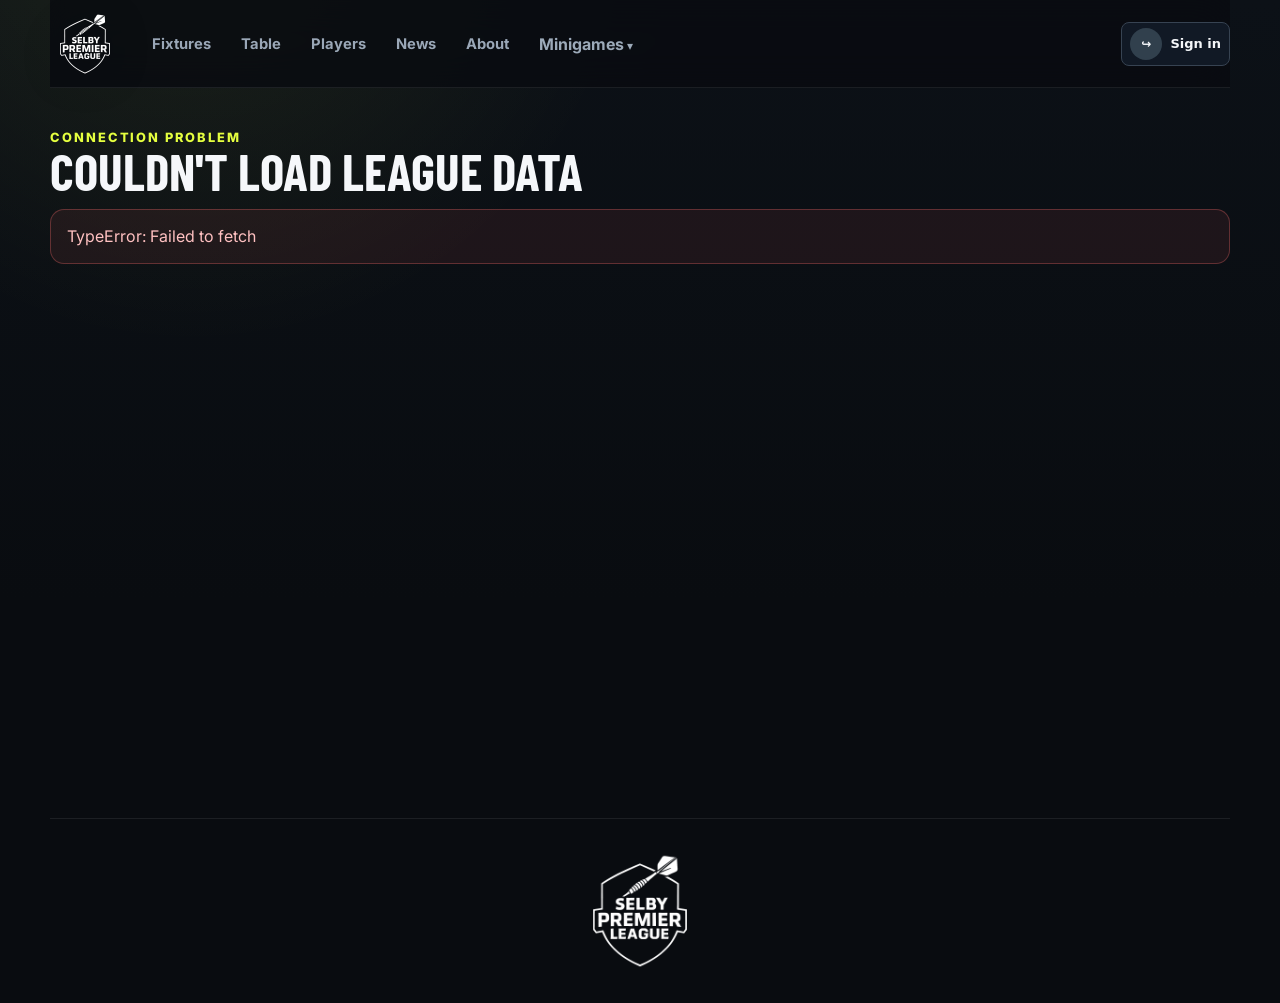
<file: index.html>
<!doctype html>
<html lang="en">
<head>
  <meta charset="utf-8" />
  <meta name="viewport" content="width=device-width, initial-scale=1" />
  <meta name="theme-color" content="#0b0f14" />
  <title>Selby Premier League</title>
  <link rel="preconnect" href="https://fonts.googleapis.com">
  <link rel="preconnect" href="https://fonts.gstatic.com" crossorigin>
  <link href="https://fonts.googleapis.com/css2?family=Barlow+Condensed:wght@500;600;700;800&family=Inter:wght@400;500;600;700&display=swap" rel="stylesheet">
  <link rel="stylesheet" href="./styles.css" />
<link rel="stylesheet" href="./account.css?v=clock-release1"><link rel="stylesheet" href="./scorer/scorer.css?v=delete3"><link rel="stylesheet" href="./navigation.css?v=minigames2"><link rel="stylesheet" href="./stats/stats.css?v=league-stats1"><link rel="stylesheet" href="./about/navigation.css?v=about1"><link rel="stylesheet" href="./about/home.css?v=about2"><link rel="stylesheet" href="./news/news.css?v=news1"><link rel="stylesheet" href="./home/home.css?v=home3"><link rel="stylesheet" href="./scorer/board.css?v=board-release1"><link rel="stylesheet" href="./scorer/immersive.css?v=qol1"><link rel="stylesheet" href="./profiles/hub.css?v=hub-release1"><link rel="stylesheet" href="./live/site.css?v=live1"><link rel="stylesheet" href="./availability/availability.css?v=availability1"></head>
<body>
  <div class="app-shell">
    <header class="site-header">
      <a class="brand" href="#home" aria-label="Selby Premier League home">
        <img src="./assets/spl.png" alt="Selby Premier League" onerror="this.style.display='none'" />

      </a>

      <nav class="nav" aria-label="Main navigation">
        <a href="#fixtures" data-route="fixtures">Fixtures</a>
        <a href="#table" data-route="table">Table</a>
        <a href="#players" data-route="players">Players</a><a href="#availability" data-route="availability" hidden>Availability</a>
        <a href="#news" data-route="news">News</a><a href="./about/" data-route="about">About</a><details id="minigamesMenu" class="minigames-menu" hidden><summary>Minigames</summary><div class="minigames-links"><a href="#sprint" data-route="sprint">501 Sprint</a><a href="#clock" data-route="clock">Around the Clock</a><a href="#checkout" data-route="checkout">Checkout Challenge</a></div></details>
      </nav>
      <a id="siteAccount" class="site-account" href="#account" aria-label="Sign in to your account"><span class="site-account-avatar" aria-hidden="true">↪</span><span class="site-account-name">Sign in</span></a>
    </header>

    <main id="app" class="content"></main>

    <footer class="footer spl-logo-footer"><a href="./#home" aria-label="Selby Premier League home"><img src="./assets/spl.png" alt="Selby Premier League" width="120" height="120" loading="lazy"></a></footer>
  </div>

  <script src="./config.js"></script>
  <script src="./sprint/vendor/supabase-2.57.4.js"></script>
  <script src="./news/api.js?v=home3"></script><script src="./news/news.js?v=news1"></script><script src="./home/home.js?v=home3"></script><script src="./app.js?v=availability1"></script>
<script src="./scorer/engine.js?v=release1"></script><script src="./scorer/api.js?v=league-stats1"></script><script src="./scorer/board.js?v=board-release1"></script><script src="./scorer/caller.js?v=board-release1"></script><script src="./scorer/immersive.js?v=qol1"></script><script src="./scorer/scorer.js?v=qol1"></script><script src="./navigation.js?v=minigames2"></script><script src="./stats/metrics.js?v=league-stats1"></script><script src="./stats/stats.js?v=league-stats1"></script><script src="./stats/integration.js?v=league-stats1"></script><script src="./profiles/api.js?v=hub-release1"></script><script src="./profiles/hub.js?v=hub-release1"></script><script src="./live/feed.js?v=live1"></script><script src="./live/site.js?v=live1"></script><script src="./availability/availability.js?v=availability1"></script></body>
</html>
</file>
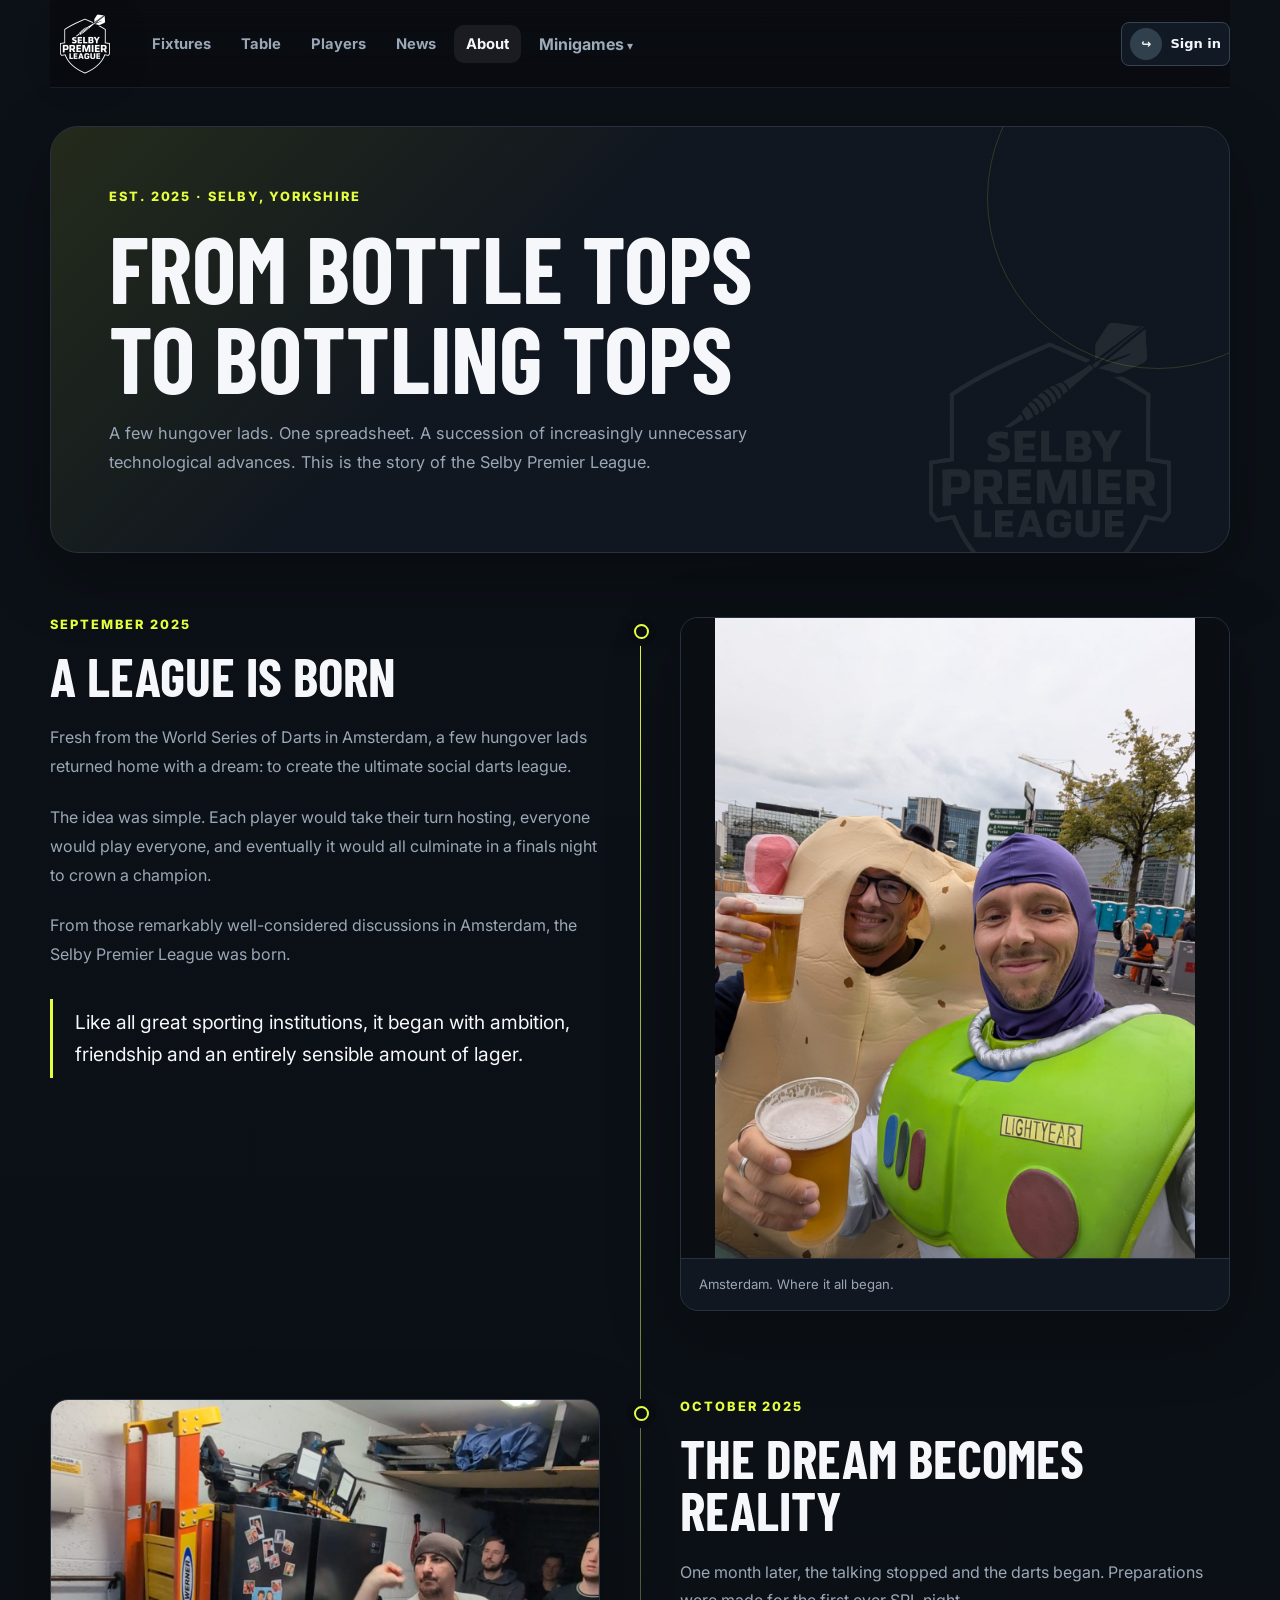
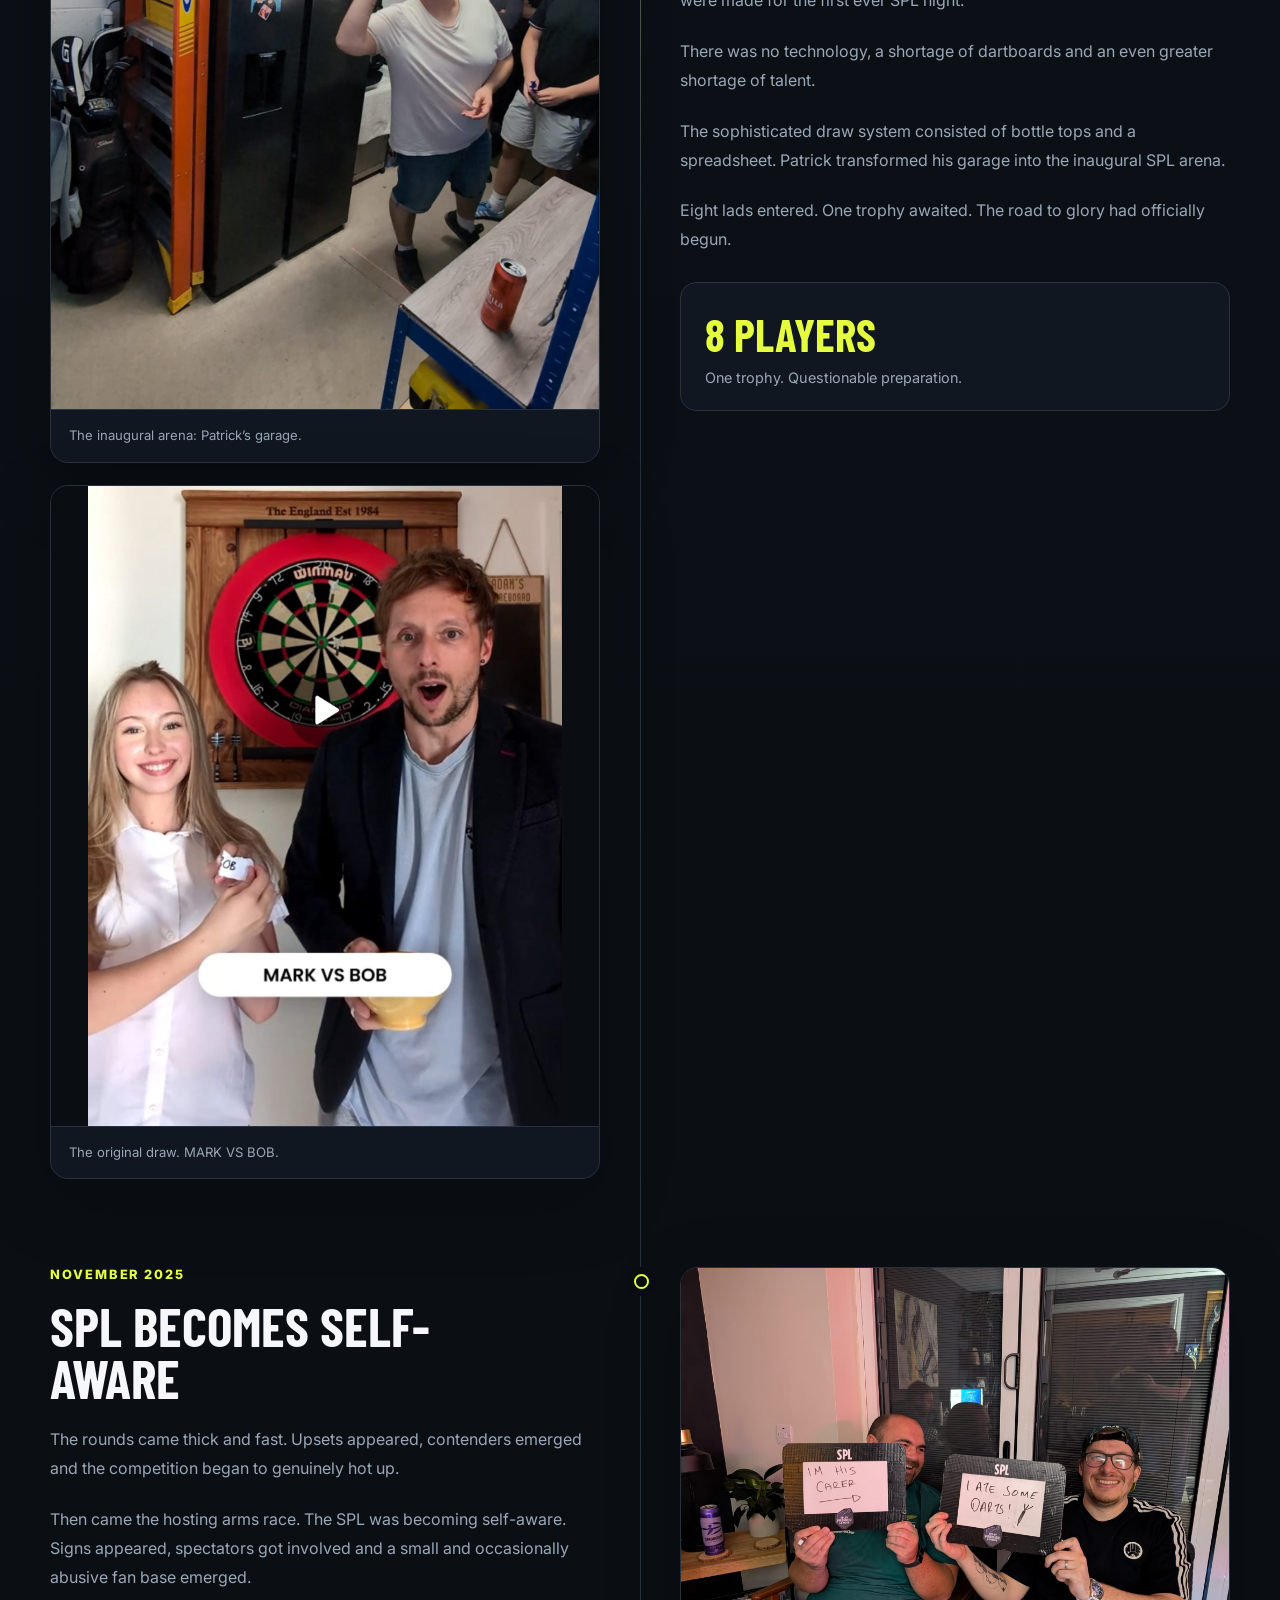
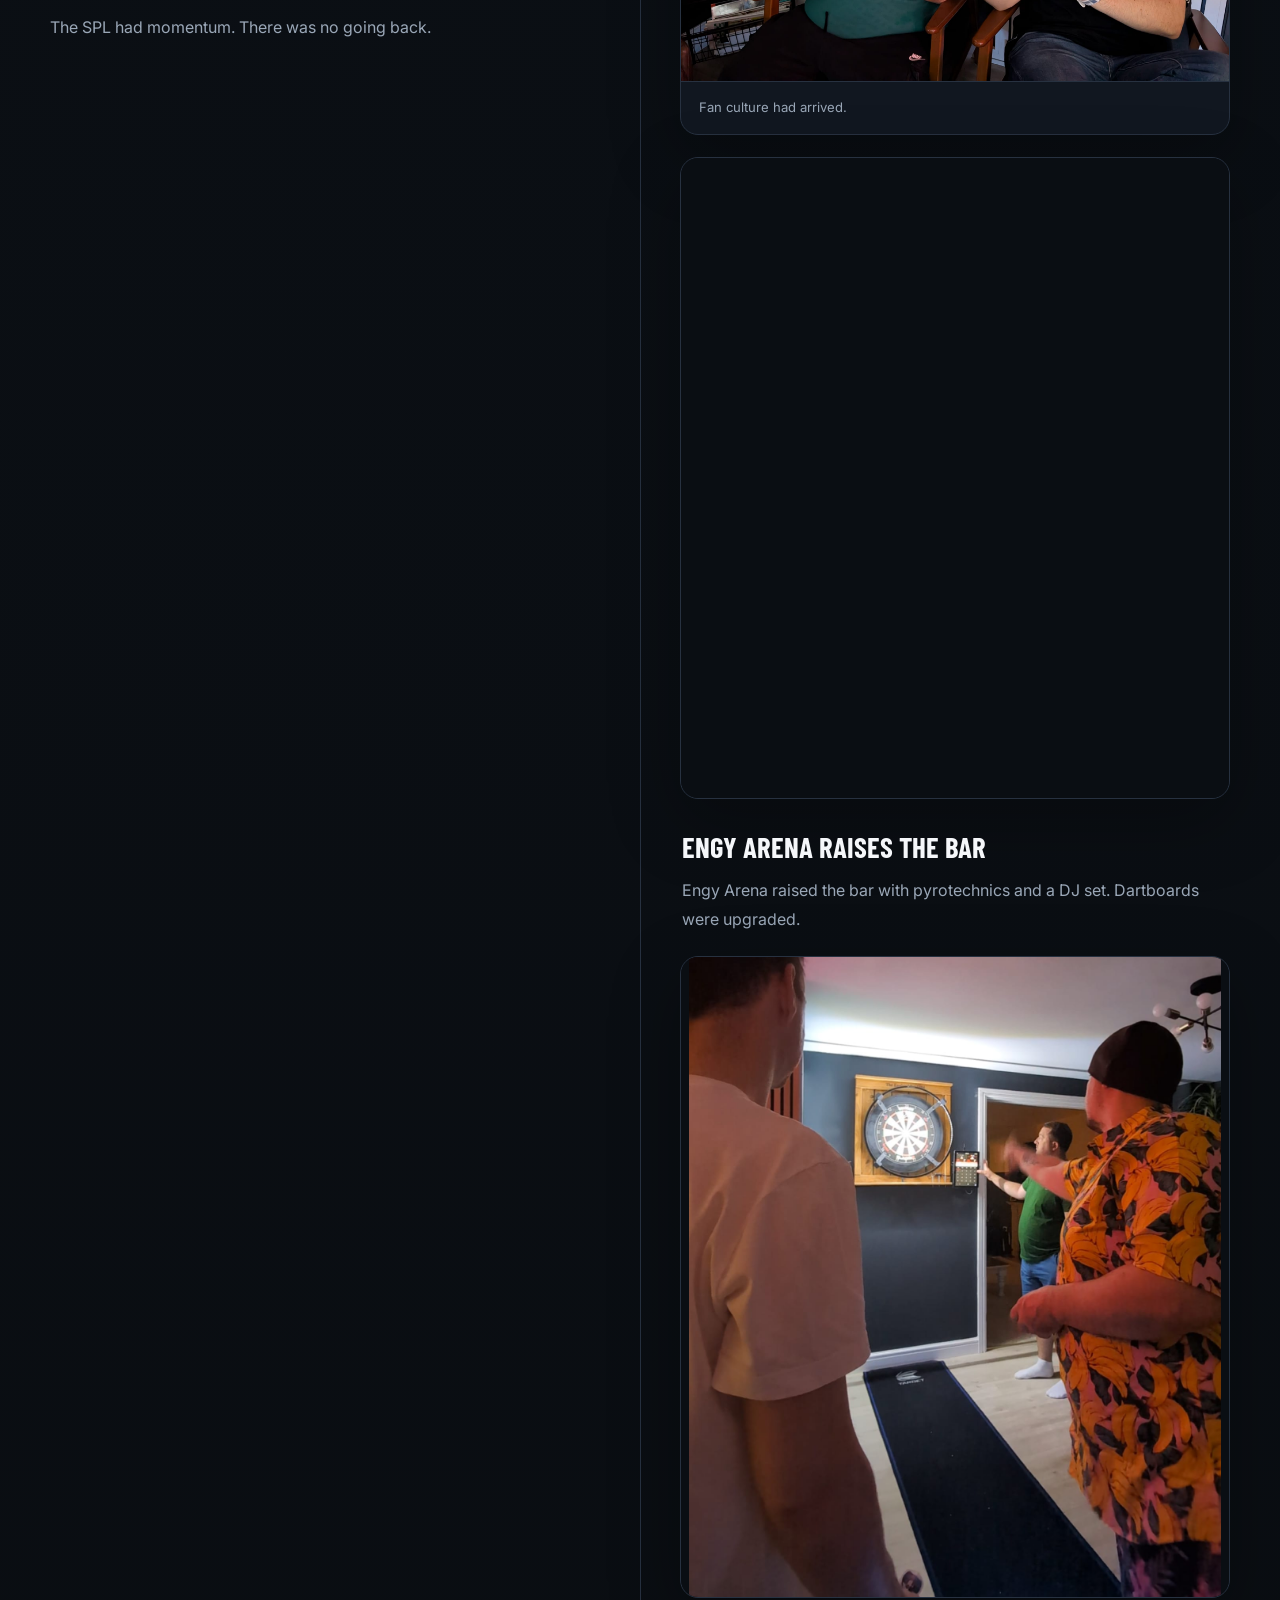
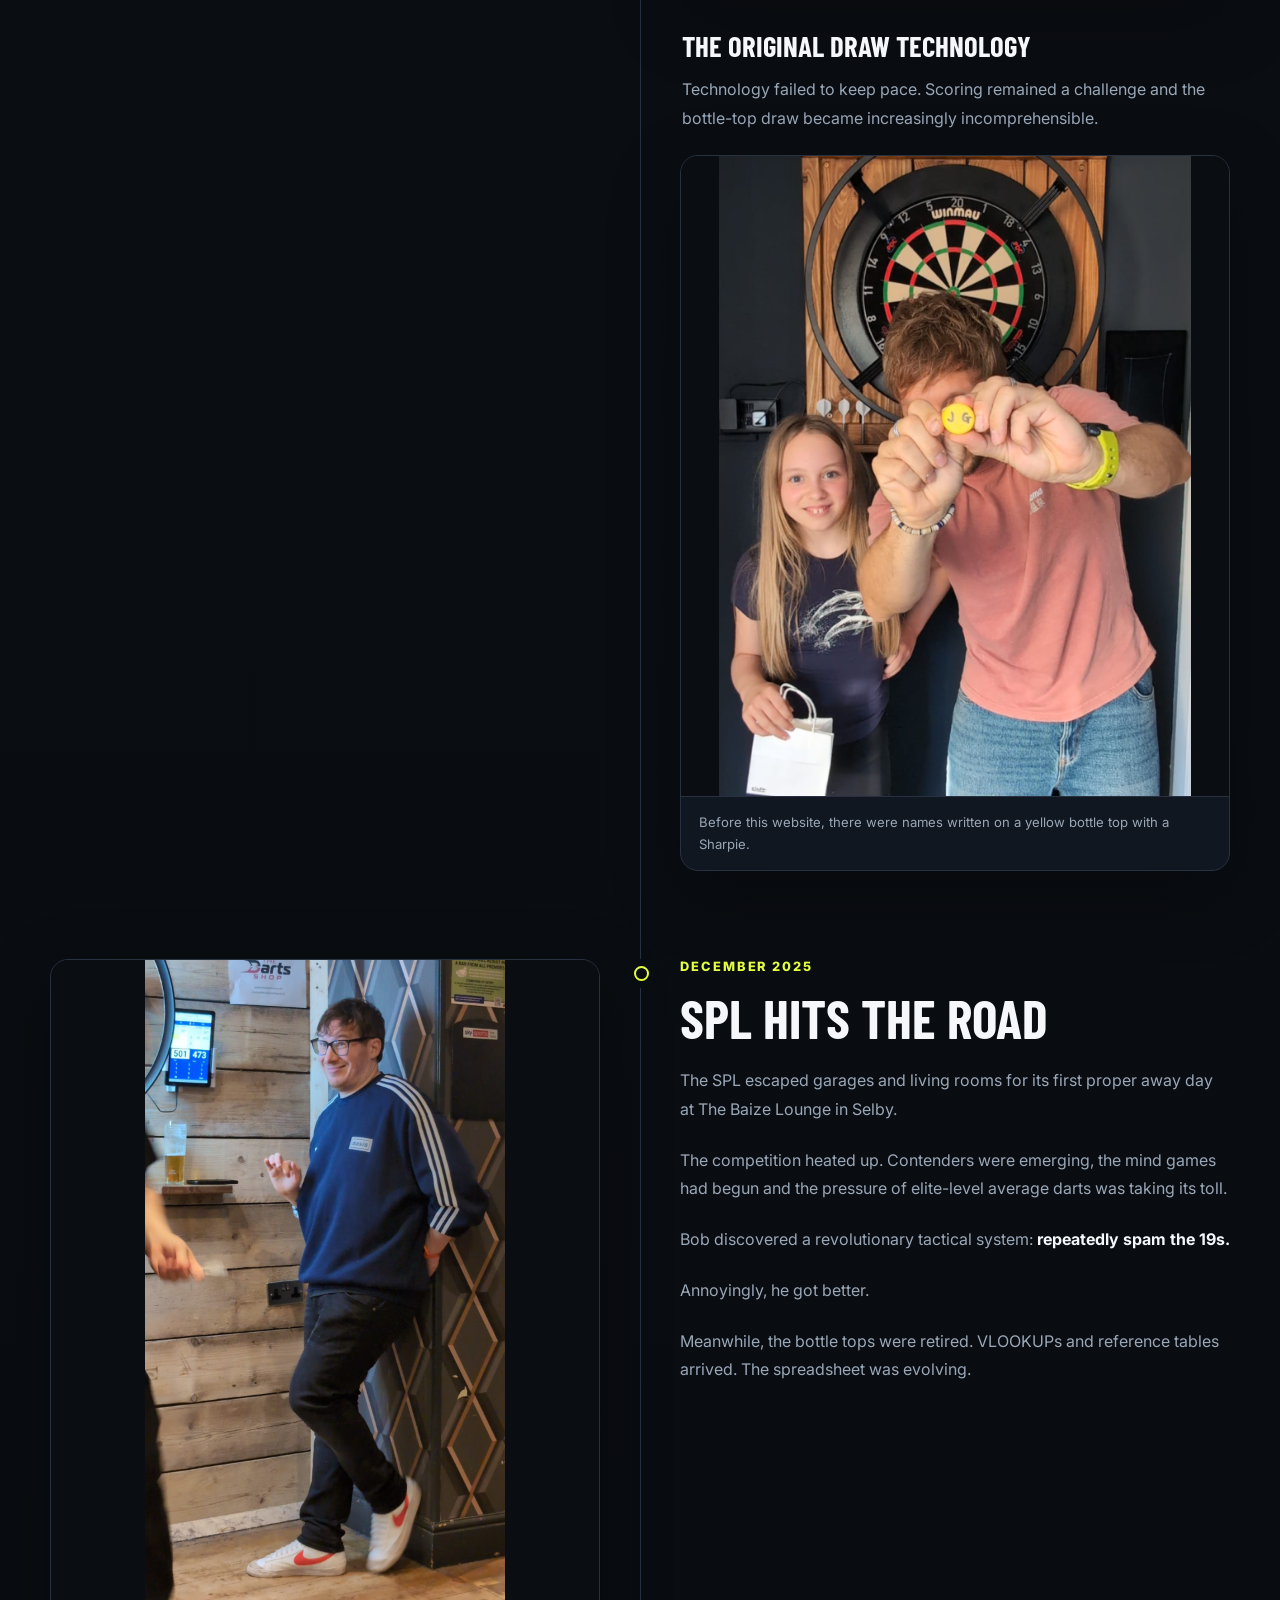
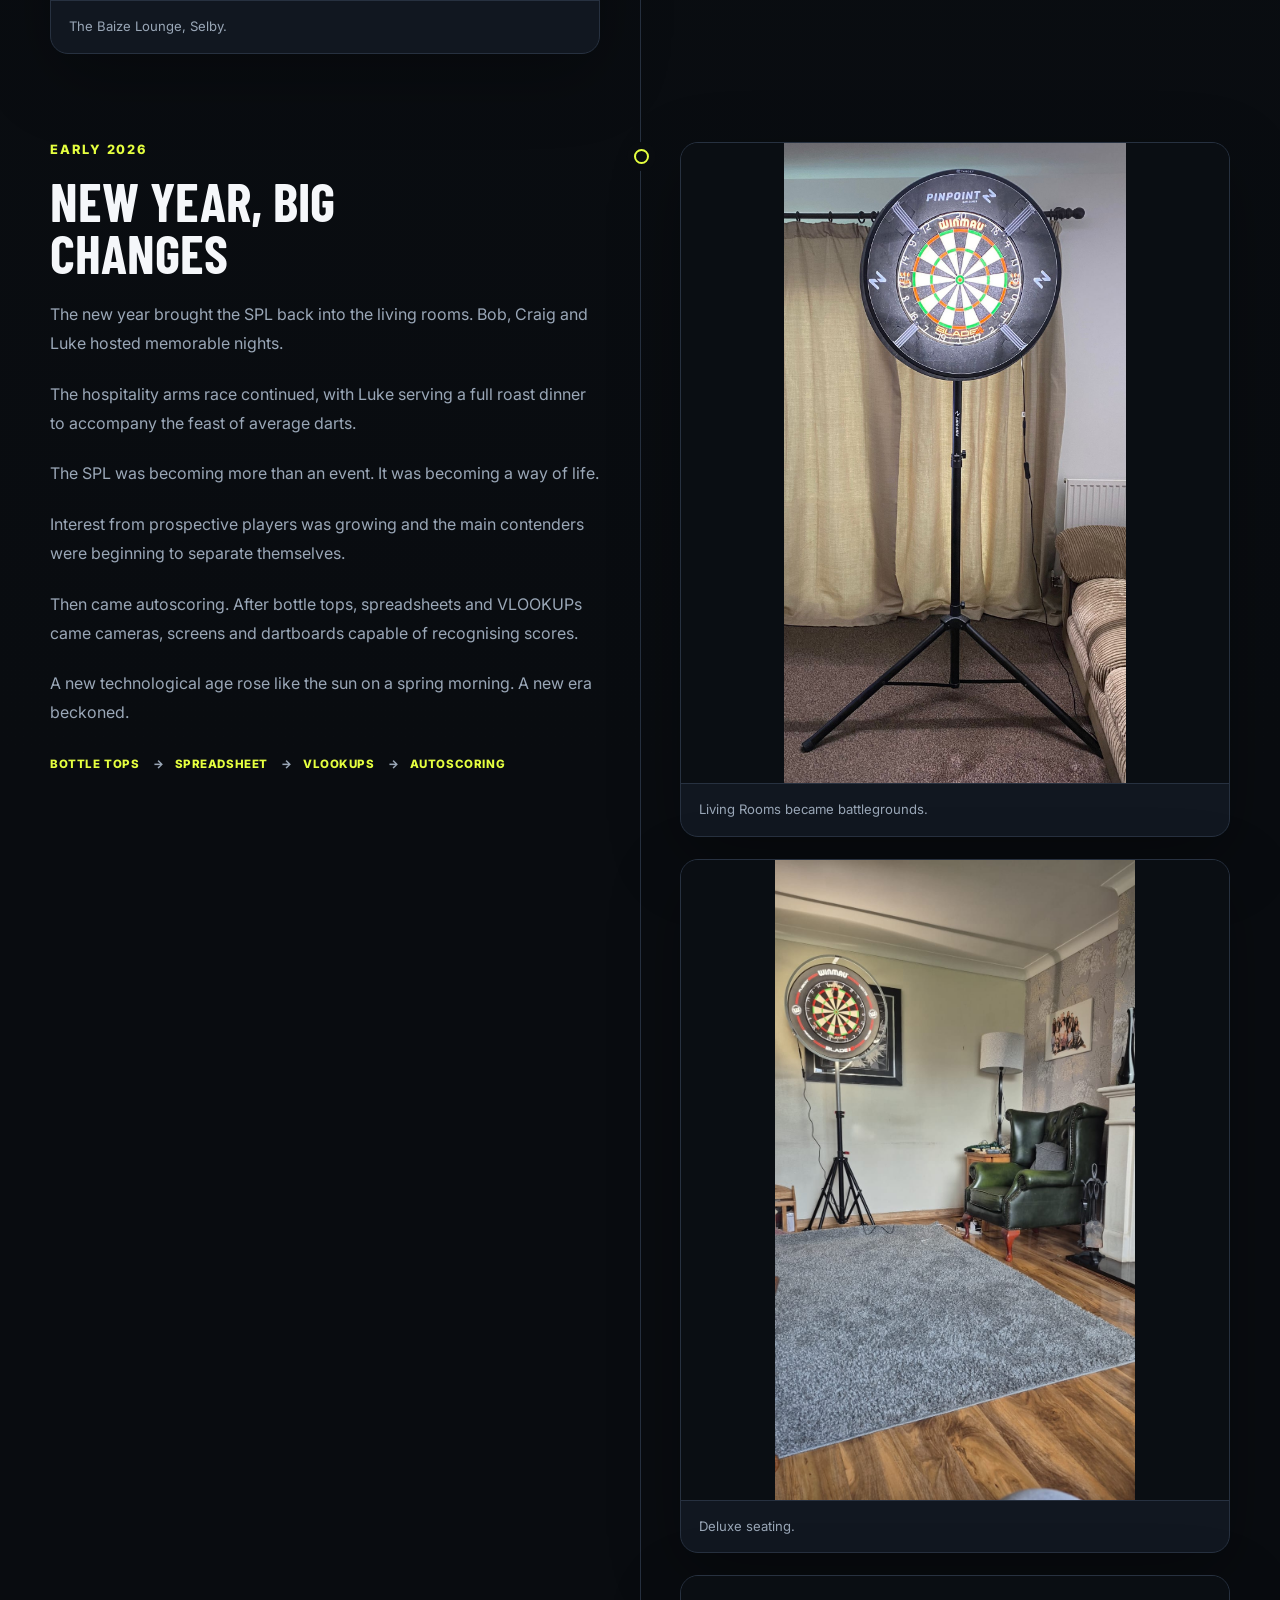
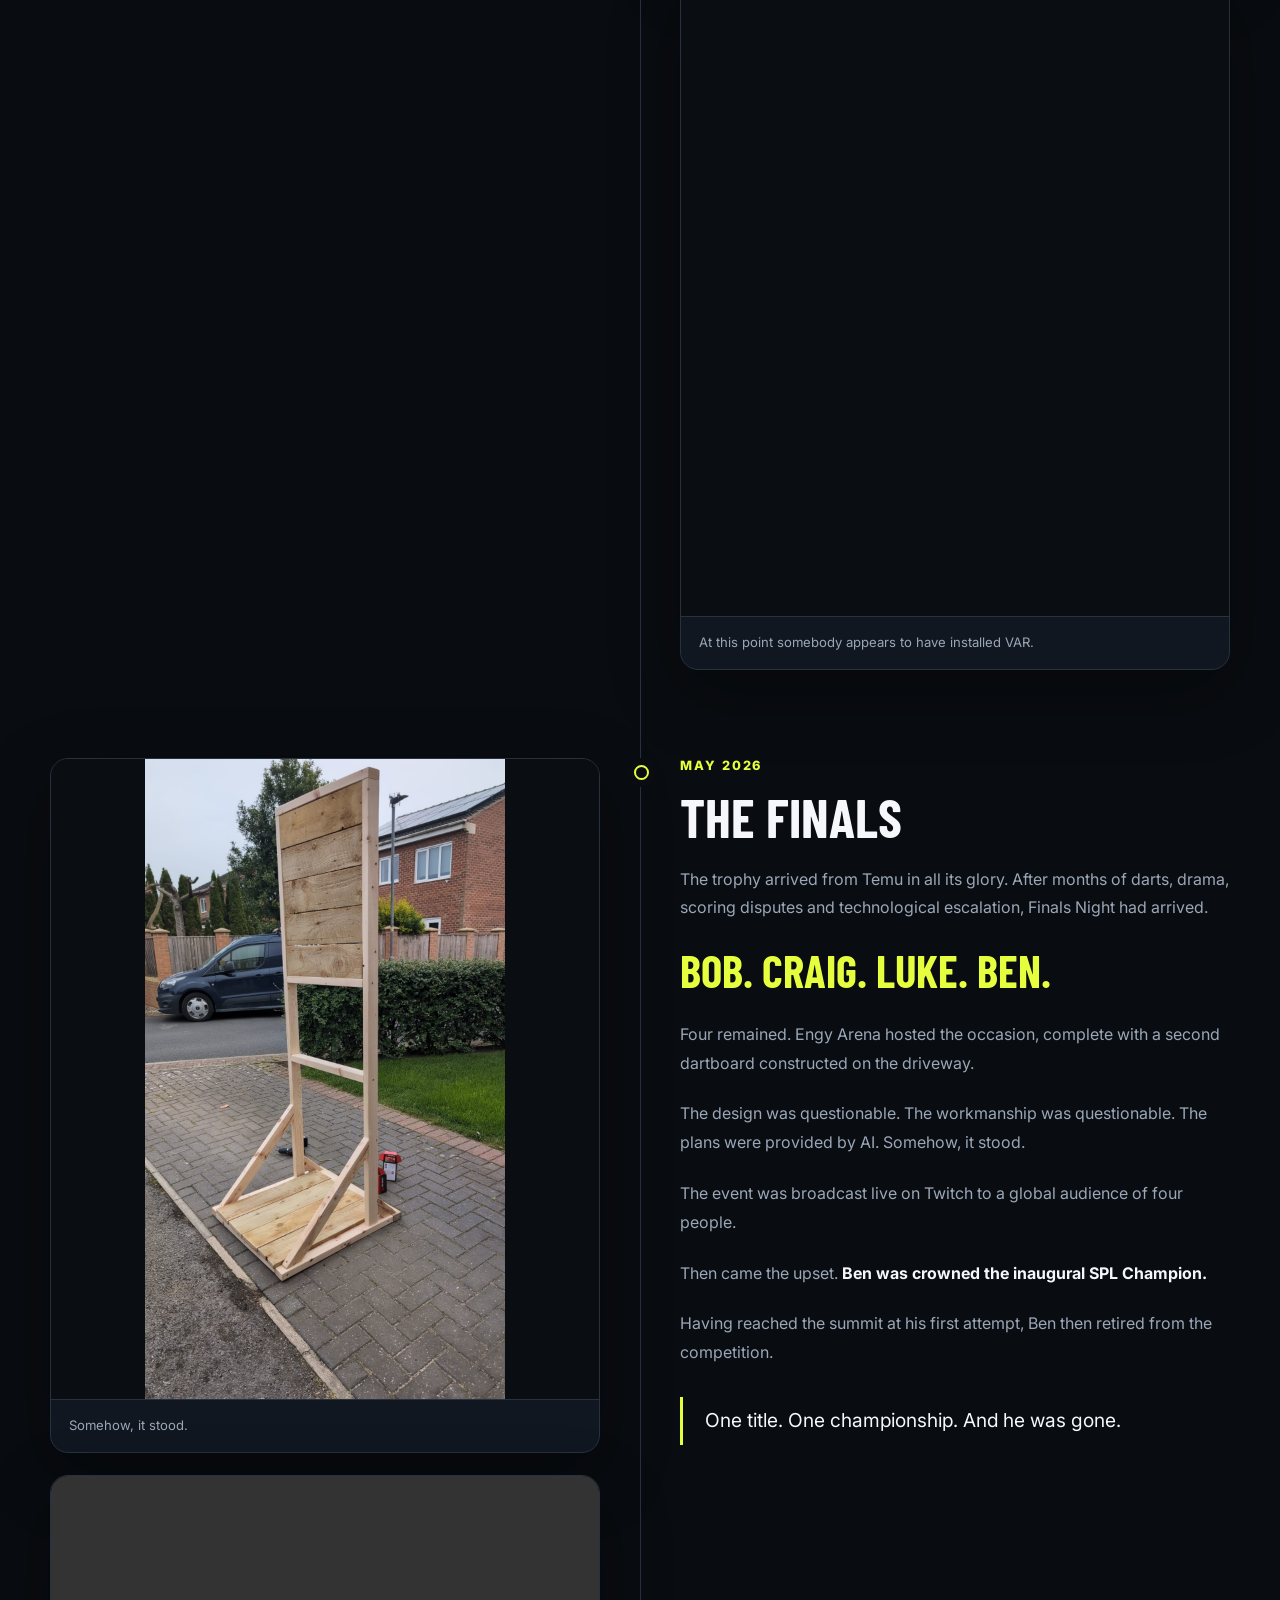
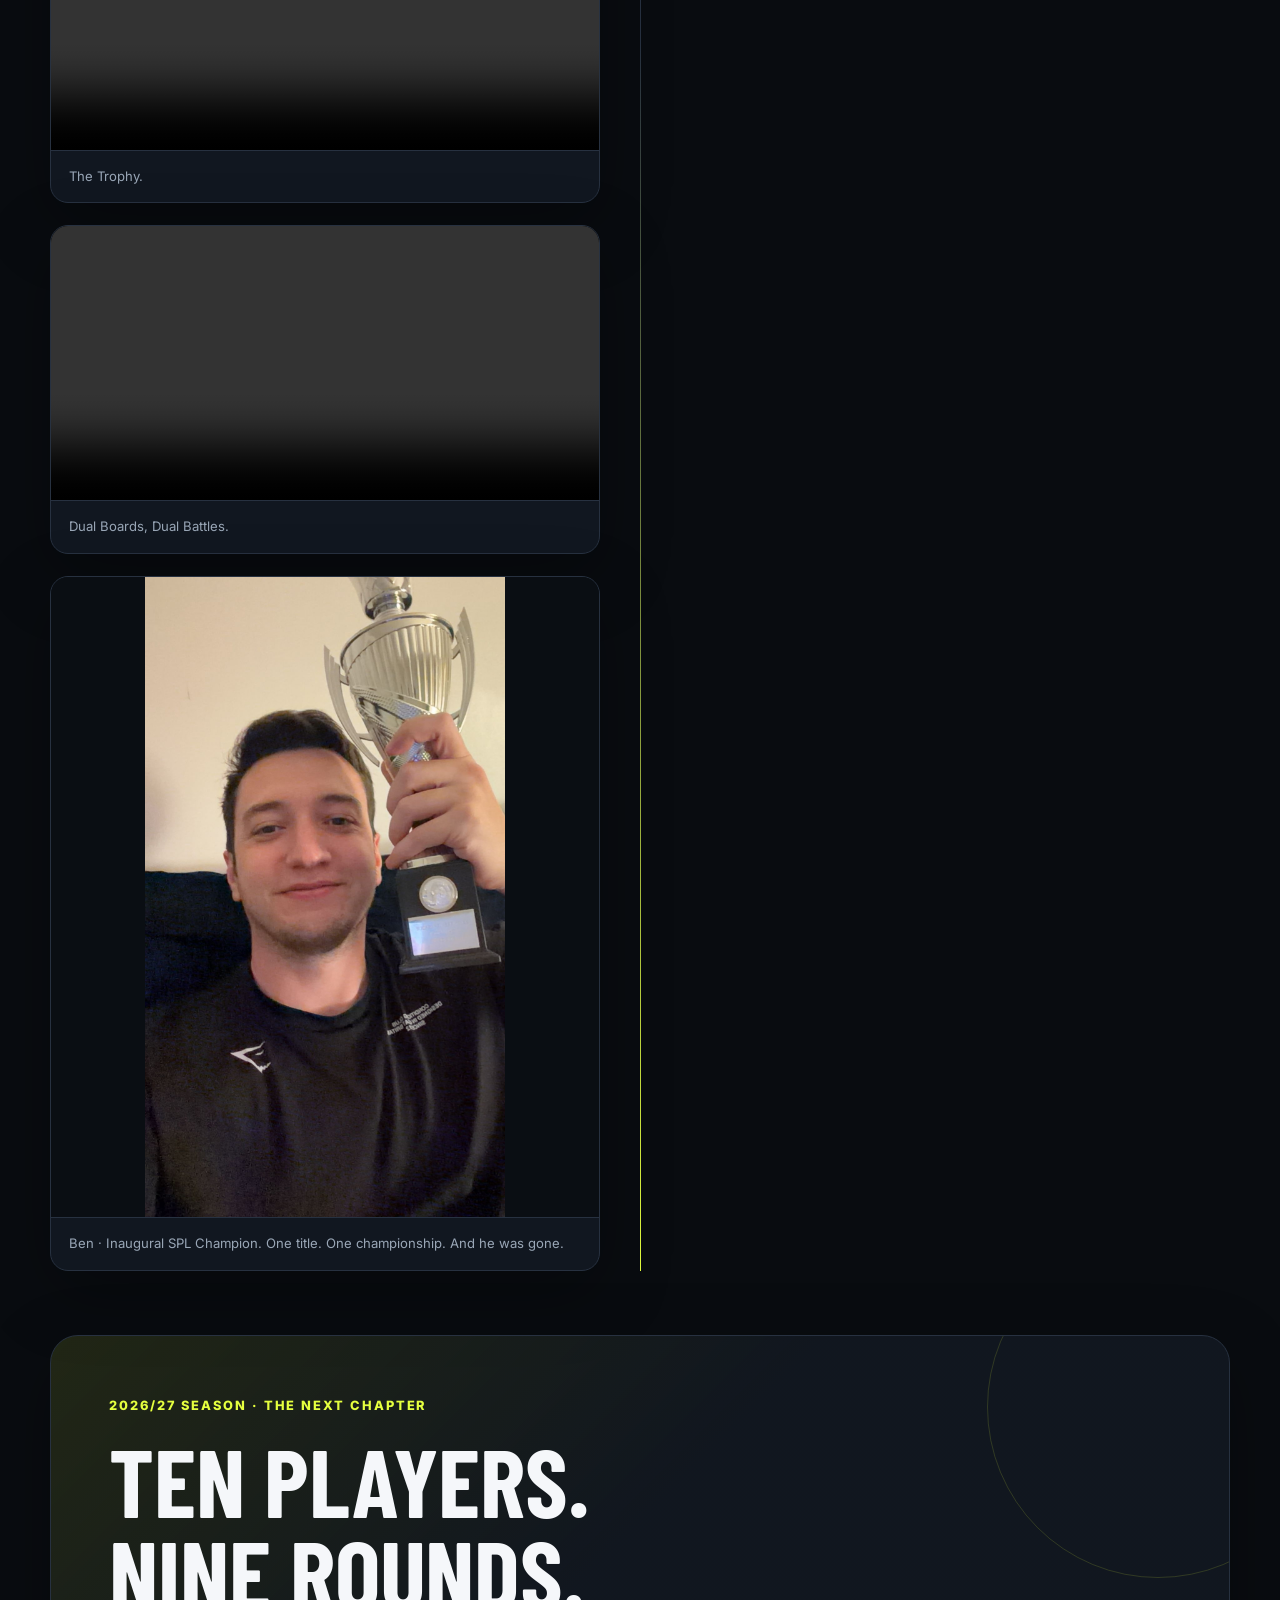
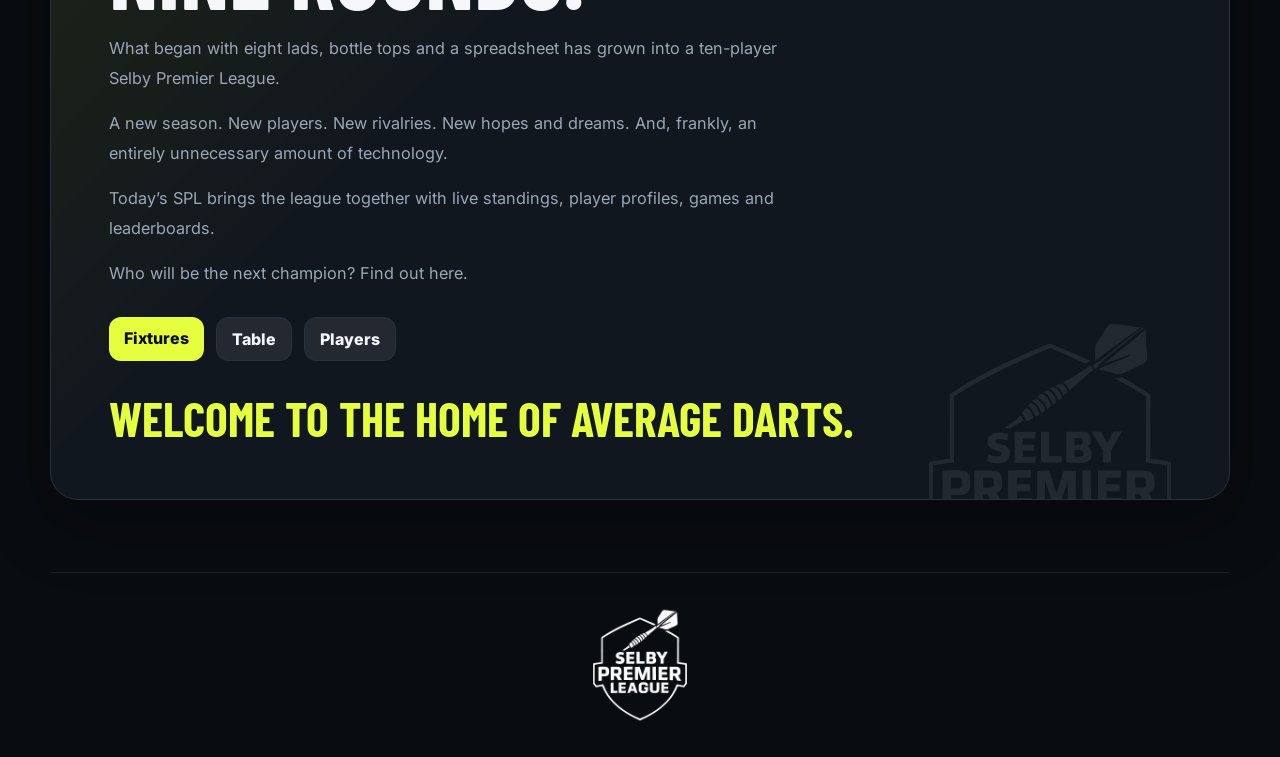
<file: about/index.html>
<!doctype html>
<html lang="en">
<head>
  <base href="../">
  <meta name="description" content="The story of the Selby Premier League: from bottle tops and a spreadsheet to the home of average darts.">
  <meta charset="utf-8" />
  <meta name="viewport" content="width=device-width, initial-scale=1" />
  <meta name="theme-color" content="#0b0f14" />
  <title>Our History | Selby Premier League</title>
  <link rel="preconnect" href="https://fonts.googleapis.com">
  <link rel="preconnect" href="https://fonts.gstatic.com" crossorigin>
  <link href="https://fonts.googleapis.com/css2?family=Barlow+Condensed:wght@500;600;700;800&family=Inter:wght@400;500;600;700&display=swap" rel="stylesheet">
  <link rel="stylesheet" href="./styles.css" />
<link rel="stylesheet" href="./account.css?v=clock-release1"><link rel="stylesheet" href="./scorer/scorer.css?v=delete3"><link rel="stylesheet" href="./navigation.css?v=minigames2"><link rel="stylesheet" href="./about/navigation.css?v=about2"><link rel="stylesheet" href="./about/about.css?v=about2"><link rel="stylesheet" href="./news/news.css?v=news1"><link rel="stylesheet" href="./home/home.css?v=home3"><link rel="stylesheet" href="./scorer/board.css?v=board-release1"><link rel="stylesheet" href="./scorer/immersive.css?v=qol1"><link rel="stylesheet" href="./profiles/hub.css?v=hub-release1"><link rel="stylesheet" href="./availability/availability.css?v=availability1"></head>
<body data-page="about">
  <div class="app-shell">
    <header class="site-header">
      <a class="brand" href="./#home" aria-label="Selby Premier League home">
        <img src="./assets/spl.png" alt="Selby Premier League" onerror="this.style.display='none'" />

      </a>

      <nav class="nav" aria-label="Main navigation">
        <a href="./#fixtures" data-route="fixtures">Fixtures</a>
        <a href="./#table" data-route="table">Table</a>
        <a href="./#players" data-route="players">Players</a><a href="./#availability" data-route="availability" hidden>Availability</a>
        <a href="./#news" data-route="news">News</a><a href="./about/" data-route="about" class="active" aria-current="page">About</a>
        <details id="minigamesMenu" class="minigames-menu" hidden><summary>Minigames</summary><div class="minigames-links"><a href="./#sprint" data-route="sprint">501 Sprint</a><a href="./#clock" data-route="clock">Around the Clock</a><a href="./#checkout" data-route="checkout">Checkout Challenge</a></div></details>
      </nav>
      <a id="siteAccount" class="site-account" href="./#account" aria-label="Sign in to your account"><span class="site-account-avatar" aria-hidden="true">↪</span><span class="site-account-name">Sign in</span></a>
    </header>

    <main id="app" class="content history"><section class="hero history-hero"><img class="hero-logo" src="./assets/spl.png" alt=""><span class="kicker">Est. 2025 · Selby, Yorkshire</span><h1>From bottle tops<br>to bottling tops</h1><p>A few hungover lads. One spreadsheet. A succession of increasingly unnecessary technological advances. This is the story of the Selby Premier League.</p></section><div class="history-timeline"><section class="history-chapter" id="september-2025" aria-labelledby="september-2025-title"><div class="history-copy"><span class="kicker">September 2025</span><h2 id="september-2025-title">A league is born</h2><p>Fresh from the World Series of Darts in Amsterdam, a few hungover lads returned home with a dream: to create the ultimate social darts league.</p><p>The idea was simple. Each player would take their turn hosting, everyone would play everyone, and eventually it would all culminate in a finals night to crown a champion.</p><p>From those remarkably well-considered discussions in Amsterdam, the Selby Premier League was born.</p><blockquote>Like all great sporting institutions, it began with ambition, friendship and an entirely sensible amount of lager.</blockquote></div><div class="history-media"><figure><img src="./about/media/2025-09-amsterdam.jpg" width="1200" height="1600" loading="lazy" decoding="async" alt="The Amsterdam trip that inspired the Selby Premier League"><figcaption>Amsterdam. Where it all began.</figcaption></figure></div></section><section class="history-chapter" id="october-2025" aria-labelledby="october-2025-title"><div class="history-copy"><span class="kicker">October 2025</span><h2 id="october-2025-title">The dream becomes reality</h2><p>One month later, the talking stopped and the darts began. Preparations were made for the first ever SPL night.</p><p>There was no technology, a shortage of dartboards and an even greater shortage of talent.</p><p>The sophisticated draw system consisted of bottle tops and a spreadsheet. Patrick transformed his garage into the inaugural SPL arena.</p><p>Eight lads entered. One trophy awaited. The road to glory had officially begun.</p><div class="history-callout"><strong>8 PLAYERS</strong><span>One trophy. Questionable preparation.</span></div></div><div class="history-media"><figure><img src="./about/media/2025-10-patrick-garage.jpg" width="1330" height="1477" loading="lazy" decoding="async" alt="Darts at the inaugural SPL night in Patrick’s garage"><figcaption>The inaugural arena: Patrick’s garage.</figcaption></figure><figure><img src="./about/media/2025-10-original-draw.jpg" width="1344" height="1813" loading="lazy" decoding="async" alt="The original October match draw showing MARK VS BOB"><figcaption>The original draw. MARK VS BOB.</figcaption></figure></div></section><section class="history-chapter" id="november-2025" aria-labelledby="november-2025-title"><div class="history-copy"><span class="kicker">November 2025</span><h2 id="november-2025-title">SPL becomes self-aware</h2><p>The rounds came thick and fast. Upsets appeared, contenders emerged and the competition began to genuinely hot up.</p><p>Then came the hosting arms race. The SPL was becoming self-aware. Signs appeared, spectators got involved and a small and occasionally abusive fan base emerged.</p><p>The SPL had momentum. There was no going back.</p></div><div class="history-media"><div class="history-pair"><figure><img src="./about/media/2025-11-fan-signs-01.jpg" width="2040" height="1536" loading="lazy" decoding="async" alt="SPL spectators with homemade fan signs"><figcaption>Fan culture had arrived.</figcaption></figure><figure><img src="./about/media/2025-11-fan-signs-02.jpg" width="1536" height="2040" loading="lazy" decoding="async" alt="Another homemade sign from the emerging SPL fan base"></figure></div><div class="history-media-story"><h3>Engy Arena raises the bar</h3><p>Engy Arena raised the bar with pyrotechnics and a DJ set. Dartboards were upgraded.</p></div><figure><img src="./about/media/2025-11-engy-arena.jpg" width="1343" height="1615" loading="lazy" decoding="async" alt="Play under way at Engy Arena in November 2025"></figure><div class="history-media-story"><h3>The original draw technology</h3><p>Technology failed to keep pace. Scoring remained a challenge and the bottle-top draw became increasingly incomprehensible.</p></div><figure><img src="./about/media/2025-11-bottle-top.jpg" width="1143" height="1552" loading="lazy" decoding="async" alt="A yellow bottle top marked JG used in the November draw"><figcaption>Before this website, there were names written on a yellow bottle top with a Sharpie.</figcaption></figure></div></section><section class="history-chapter" id="december-2025" aria-labelledby="december-2025-title"><div class="history-copy"><span class="kicker">December 2025</span><h2 id="december-2025-title">SPL hits the road</h2><p>The SPL escaped garages and living rooms for its first proper away day at The Baize Lounge in Selby.</p><p>The competition heated up. Contenders were emerging, the mind games had begun and the pressure of elite-level average darts was taking its toll.</p><p>Bob discovered a revolutionary tactical system: <strong>repeatedly spam the 19s.</strong></p><p>Annoyingly, he got better.</p><p>Meanwhile, the bottle tops were retired. VLOOKUPs and reference tables arrived. The spreadsheet was evolving.</p></div><div class="history-media"><figure><img src="./about/media/2025-12-baize-lounge.jpg" width="1080" height="1920" loading="lazy" decoding="async" alt="The SPL’s first away day at The Baize Lounge in Selby"><figcaption>The Baize Lounge, Selby.</figcaption></figure></div></section><section class="history-chapter" id="early-2026" aria-labelledby="early-2026-title"><div class="history-copy"><span class="kicker">Early 2026</span><h2 id="early-2026-title">New year, big changes</h2><p>The new year brought the SPL back into the living rooms. Bob, Craig and Luke hosted memorable nights.</p><p>The hospitality arms race continued, with Luke serving a full roast dinner to accompany the feast of average darts.</p><p>The SPL was becoming more than an event. It was becoming a way of life.</p><p>Interest from prospective players was growing and the main contenders were beginning to separate themselves.</p><p>Then came autoscoring. After bottle tops, spreadsheets and VLOOKUPs came cameras, screens and dartboards capable of recognising scores.</p><p>A new technological age rose like the sun on a spring morning. A new era beckoned.</p><ol class="history-evolution" aria-label="Scoring technology progression"><li>Bottle tops</li><li>Spreadsheet</li><li>VLOOKUPs</li><li>Autoscoring</li></ol></div><div class="history-media"><figure><img src="./about/media/2026-autoscoring-01.jpg" width="1096" height="2048" loading="lazy" decoding="async" alt="First of the early 2026 home autoscoring setups"><figcaption>Living Rooms became battlegrounds.</figcaption></figure><figure><img src="./about/media/2026-autoscoring-02.jpg" width="899" height="1599" loading="lazy" decoding="async" alt="Second home darts setup in the early 2026 progression"><figcaption>Deluxe seating.</figcaption></figure><figure><img src="./about/media/2026-autoscoring-03.jpg" width="1134" height="2016" loading="lazy" decoding="async" alt="Final and most elaborate early 2026 autoscoring setup with a score display"><figcaption>At this point somebody appears to have installed VAR.</figcaption></figure></div></section><section class="history-chapter" id="may-2026" aria-labelledby="may-2026-title"><div class="history-copy"><span class="kicker">May 2026</span><h2 id="may-2026-title">The finals</h2><p>The trophy arrived from Temu in all its glory. After months of darts, drama, scoring disputes and technological escalation, Finals Night had arrived.</p><p class="history-finalists">BOB. CRAIG. LUKE. BEN.</p><p>Four remained. Engy Arena hosted the occasion, complete with a second dartboard constructed on the driveway.</p><p>The design was questionable. The workmanship was questionable. The plans were provided by AI. Somehow, it stood.</p><p>The event was broadcast live on Twitch to a global audience of four people.</p><p>Then came the upset. <strong>Ben was crowned the inaugural SPL Champion.</strong></p><p>Having reached the summit at his first attempt, Ben then retired from the competition.</p><blockquote>One title. One championship. And he was gone.</blockquote></div><div class="history-media"><figure><img src="./about/media/2026-05-driveway-board.jpg" width="1080" height="1920" loading="lazy" decoding="async" alt="The second Finals Night arena being constructed on the driveway"><figcaption>Somehow, it stood.</figcaption></figure><figure class="history-video"><video controls muted playsinline loop preload="metadata" aria-label="Finals Night footage, part 1"><source src="./about/media/finals-01.mp4" type="video/mp4">Your browser cannot play this video. <a href="./about/media/finals-01.mp4">Open Finals Night part 1</a>.</video><figcaption>The Trophy.</figcaption></figure><figure class="history-video"><video controls muted playsinline loop preload="metadata" aria-label="Finals Night footage, part 2"><source src="./about/media/finals-02.mp4" type="video/mp4">Your browser cannot play this video. <a href="./about/media/finals-02.mp4">Dual Boards, Dual Battles.</a>.</video><figcaption>Dual Boards, Dual Battles.</figcaption></figure><figure><img src="./about/media/ben-champion.png" width="1151" height="2048" loading="lazy" decoding="async" alt="Ben holding the inaugural SPL championship trophy"><figcaption>Ben · Inaugural SPL Champion. One title. One championship. And he was gone.</figcaption></figure></div></section></div><section class="hero history-finale" aria-labelledby="next-chapter"><img class="hero-logo" src="./assets/spl.png" alt=""><span class="kicker">2026/27 Season · The next chapter</span><h2 id="next-chapter">Ten players.<br>Nine rounds.</h2><p>What began with eight lads, bottle tops and a spreadsheet has grown into a ten-player Selby Premier League.</p><p>A new season. New players. New rivalries. New hopes and dreams. And, frankly, an entirely unnecessary amount of technology.</p><p>Today’s SPL brings the league together with live standings, player profiles, games and leaderboards.</p><p>Who will be the next champion? Find out here.</p><nav class="history-actions" aria-label="Explore the current season"><a class="btn" href="./#fixtures">Fixtures</a><a class="btn secondary" href="./#table">Table</a><a class="btn secondary" href="./#players">Players</a></nav><h3>Welcome to the home of average darts.</h3></section></main>

    <footer class="footer spl-logo-footer"><a href="./#home" aria-label="Selby Premier League home"><img src="./assets/spl.png" alt="Selby Premier League" width="120" height="120" loading="lazy"></a></footer>
  </div>

  <script src="./config.js"></script>
  <script src="./sprint/vendor/supabase-2.57.4.js"></script>
  <script src="./news/api.js?v=home3"></script><script src="./news/news.js?v=news1"></script><script src="./home/home.js?v=home3"></script><script src="./app.js?v=availability1"></script>
<script src="./scorer/engine.js?v=release1"></script><script src="./scorer/api.js?v=undo5"></script><script src="./scorer/board.js?v=board-release1"></script><script src="./scorer/caller.js?v=board-release1"></script><script src="./scorer/immersive.js?v=qol1"></script><script src="./scorer/scorer.js?v=qol1"></script><script src="./navigation.js?v=minigames2"></script><script src="./about/about.js?v=about2"></script><script src="./profiles/api.js?v=hub-release1"></script><script src="./profiles/hub.js?v=hub-release1"></script><script src="./availability/availability.js?v=availability1"></script></body>
</html>
</file>
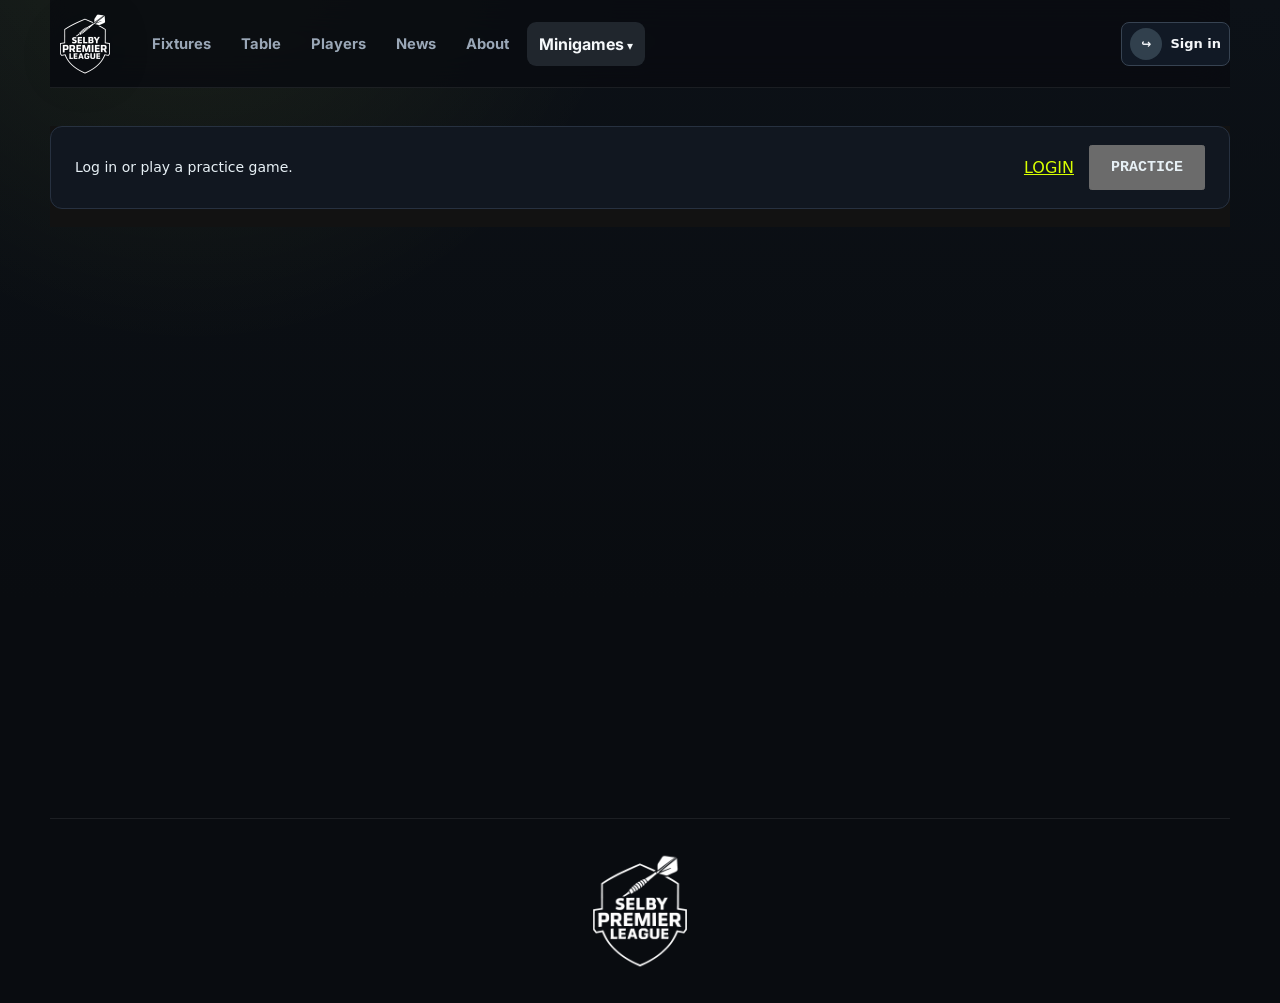
<file: checkout/index.html>
<!doctype html>
<html lang="en"><head><base target="_top"><script>
if (window.parent === window) location.replace('../#checkout');
</script><meta charset="utf-8"><meta name="viewport" content="width=device-width, initial-scale=1"><title>SPL · Checkout Challenge</title>
<meta name="description" content="Selby Premier League Checkout Challenge. 60 seconds. Double out. Earn bonus time.">
<link rel="icon" href="data:image/svg+xml,%3Csvg xmlns='http://www.w3.org/2000/svg' viewBox='0 0 32 32'%3E%3Crect width='32' height='32' rx='6' fill='%23071016'/%3E%3Ccircle cx='16' cy='16' r='11' fill='none' stroke='%23dbff00' stroke-width='3'/%3E%3Ccircle cx='16' cy='16' r='4' fill='%23dbff00'/%3E%3C/svg%3E">
<link rel="stylesheet" href="./sprint.css?v=checkout-v6"></head><body class="game-locked"><noscript><p>JavaScript is required to play. <a href="../#home">Return to SPL</a>.</p></noscript>

<aside id="authBanner" class="auth-banner"><p id="authMessage" role="status">Checking your player account…</p><div id="loginLinks" class="login-links" hidden><a href="../#profile">Player sign in</a><a href="../#admin">Admin sign in</a></div></aside><main><section class="mobile-hud" aria-label="Live game metrics"><div class="hud-top"><div><small>REMAINING</small><strong id="hudScore">1</strong></div><div><small>TIME</small><strong id="hudTime">00:00.0</strong></div><div><small>CHECKOUTS</small><strong id="hudDarts">0</strong></div></div><div class="hud-stats"><span>SUCCESS <b id="hudAverage">0.00</b></span><span>BEST OUT <b id="hudBest">0</b></span><span>VISIT <b id="hudVisit">—</b></span></div><p id="hudCheckout" aria-live="polite"></p><div class="hud-action"><span id="hudStatus">Ready to play</span><button id="hudCollect" hidden>COLLECT</button><button id="hudRetry" hidden>RETRY</button></div></section>
<section class="board" aria-label="Dartboard"><img id="boardAsset" src="./assets/dartboard-cabinet.png" alt="Clean sisal dartboard in a Selby Premier League wooden cabinet"><img class="cabinet-inscription" src="./assets/cabinet-established-2025.png" alt="Established 2025"><canvas id="play" width="1254" height="1254" aria-label="Aiming reticle and embedded darts"></canvas><div id="cantFinishOverlay" aria-hidden="true"><strong>TRY AGAIN</strong></div><div id="maximumOverlay" aria-hidden="true"><strong>180</strong></div><div id="bustOverlay" aria-hidden="true"><strong>BUST</strong></div><button id="resetGame" class="board-reset" hidden>RESET GAME</button><div id="startOverlay" class="board-overlay" hidden><button id="startRanked" class="board-action" hidden disabled>START GAME</button></div><div id="finishOverlay" class="board-overlay" hidden><div class="result-card" role="status"><h2>CHALLENGE COMPLETE!</h2><img class="finish-gif" src="./assets/gezzy.gif" alt="Darts celebration" width="450" height="450"><div id="finishMetrics" class="finish-metrics"></div><p id="finishRank">Checking standings…</p><a id="viewOverall" href="#leaderboard" target="_self">VIEW OVERALL LEADERBOARD</a><button id="playAgain" class="board-action">PLAY AGAIN?</button></div></div></section>
<section class="console" aria-label="Aim and throw controls"><div class="dpad" role="group" aria-label="Aim"><button disabled class="up" data-dir="up" aria-label="Aim up">↑</button><button disabled class="left" data-dir="left" aria-label="Aim left">←</button><span class="center">AIM</span><button disabled class="right" data-dir="right" aria-label="Aim right">→</button><button disabled class="down" data-dir="down" aria-label="Aim down">↓</button></div><div class="power"><h2>POWER <button id="soundToggle" type="button" aria-label="Mute game sound" aria-pressed="true">🔊</button></h2><div id="powerTrack" class="track" role="meter" aria-label="Throw power" aria-valuemin="0" aria-valuemax="100" aria-valuenow="0"><span class="sweet"></span><span id="marker" class="marker"></span></div><div class="power-labels"><span>LOW ↓</span><b id="powerValue">0%</b><span>HIGH ↑</span></div><p class="power-note">LOW ↔ HIGH<br>GREEN = 46–54%</p></div><div class="throw-wrap"><button disabled id="throw" aria-label="Hold then release to throw">THROW</button><span class="throw-label">THROW</span></div></section>
<section class="panel score-panel" aria-label="Score"><h2>REMAINING</h2><output id="score" class="score">1</output><div class="rule"></div><div class="visit-heading"><h2>THIS VISIT</h2><output id="visitTotal">0</output></div><div id="visits" class="visit"></div><div class="rule"></div><dl><dt>BEST CHECKOUT</dt><dd data-best>0</dd><dt>DARTS THROWN</dt><dd data-darts>0</dd><dt>VISIT SUCCESS</dt><dd data-average>0.00</dd><dt>TIME</dt><dd data-time>00:00.0</dd></dl><div class="rule"></div><div class="next">NEXT DART <span id="nextDart"></span></div><div class="rule"></div><h2 id="checkout">DOUBLE OUT · THREE DARTS</h2><p id="status" role="status" aria-live="polite"></p><button id="retry" class="retry" hidden>RETRY LAST ACTION</button><button id="collect" class="collect" hidden>COLLECT DARTS · NEXT VISIT</button></section>
<section class="panel player" aria-label="Player"><h1>CHECKOUT CHALLENGE</h1><p class="tagline">60 SECONDS · +20 PER CHECKOUT.<br>BUST = GAME OVER.</p><div class="rule"></div><div class="identity"><span class="avatar" role="img" aria-label="Player avatar"></span><div><strong><span data-player-name>SPL PLAYER</span></strong><p id="state">READY TO PLAY</p></div></div><div class="rule"></div><dl><dt>CHECKOUTS</dt><dd data-checkouts>0</dd><dt>DARTS THROWN</dt><dd data-darts>0</dd><dt>CURRENT VISIT</dt><dd id="visitSmall">—</dd><dt>BEST CHECKOUT</dt><dd data-best>0</dd><dt>VISIT SUCCESS</dt><dd data-average>0.00</dd><dt>TIME</dt><dd data-time>00:00.0</dd></dl><div class="rule"></div><h2>YOUR PROGRESS</h2><p id="clockProgress">60 seconds · +20 per checkout · no run cap</p><p class="clock-rules">Finish the target on a double in one visit. A successful checkout earns +20 seconds and a new target. After three unsuccessful darts, retry the original target. Bust ends the run immediately. First 5 checkouts: one-dart targets. Next 5: two-dart targets. After 10: increasingly difficult mixed targets. Impossible visits reset automatically with three fresh darts. Clock starts on the first throw, keeps running between visits and in the background, with no run cap. The last 20 seconds trigger a ticking clock.</p><h2>CONTROLS</h2><p class="instructions">Tap to nudge. Hold to move.<br>Hold 0.25 seconds for 2.2× speed.<br>WASD / arrow keys also aim.<br>Hold SPACE to set power.<br>Release to throw.<br><br>On mobile, use the D-pad and hold / release THROW.<br><br>Darts collect automatically after a visit.<br>The next visit starts after 1 second.</p><button disabled id="restart" class="restart">RESTART CHALLENGE</button></section>
</main><section id="leaderboard" tabindex="-1" class="leaderboard" aria-label="Checkout Challenge leaderboard"><div class="leaderboard-head"><h2>CHECKOUT CHALLENGE · LEADERBOARD</h2><button id="refreshScores" class="restart">REFRESH</button></div><p id="leaderboardStatus" role="status">Loading scores…</p><div class="score-scroll"><table class="score-table"><thead><tr><th scope="col">Rank</th><th scope="col">Player</th><th scope="col">Checkouts</th><th scope="col">Time played</th><th scope="col">Darts</th><th scope="col">Ended by</th></tr></thead><tbody id="leaderboardRows"></tbody></table></div></section>
<img id="dartAsset" src="./assets/white-flight-dart.png" alt="" hidden><script src="../config.js"></script><script src="./vendor/supabase-2.57.4.js"></script><script src="./audio.js?v=checkout-v6"></script><script src="./effects.js?v=checkout-v6"></script><script src="./engine.js?v=minigames2"></script><script src="../shared/aim-controls.js?v=minigames2"></script><script src="../shared/guest-score.js?v=practice1"></script><script src="../shared/guest-clock.js?v=practice1"></script><script src="../shared/guest-checkout.js?v=practice1"></script><script src="../shared/guest-game.js?v=practice1"></script><script src="../shared/result-card.js?v=practice1"></script><script src="./sprint.js?v=practice1"></script><script src="./embed.js?v=checkout-v6"></script><script src="./mobile.js?v=checkout-v6"></script></body></html>
</file>
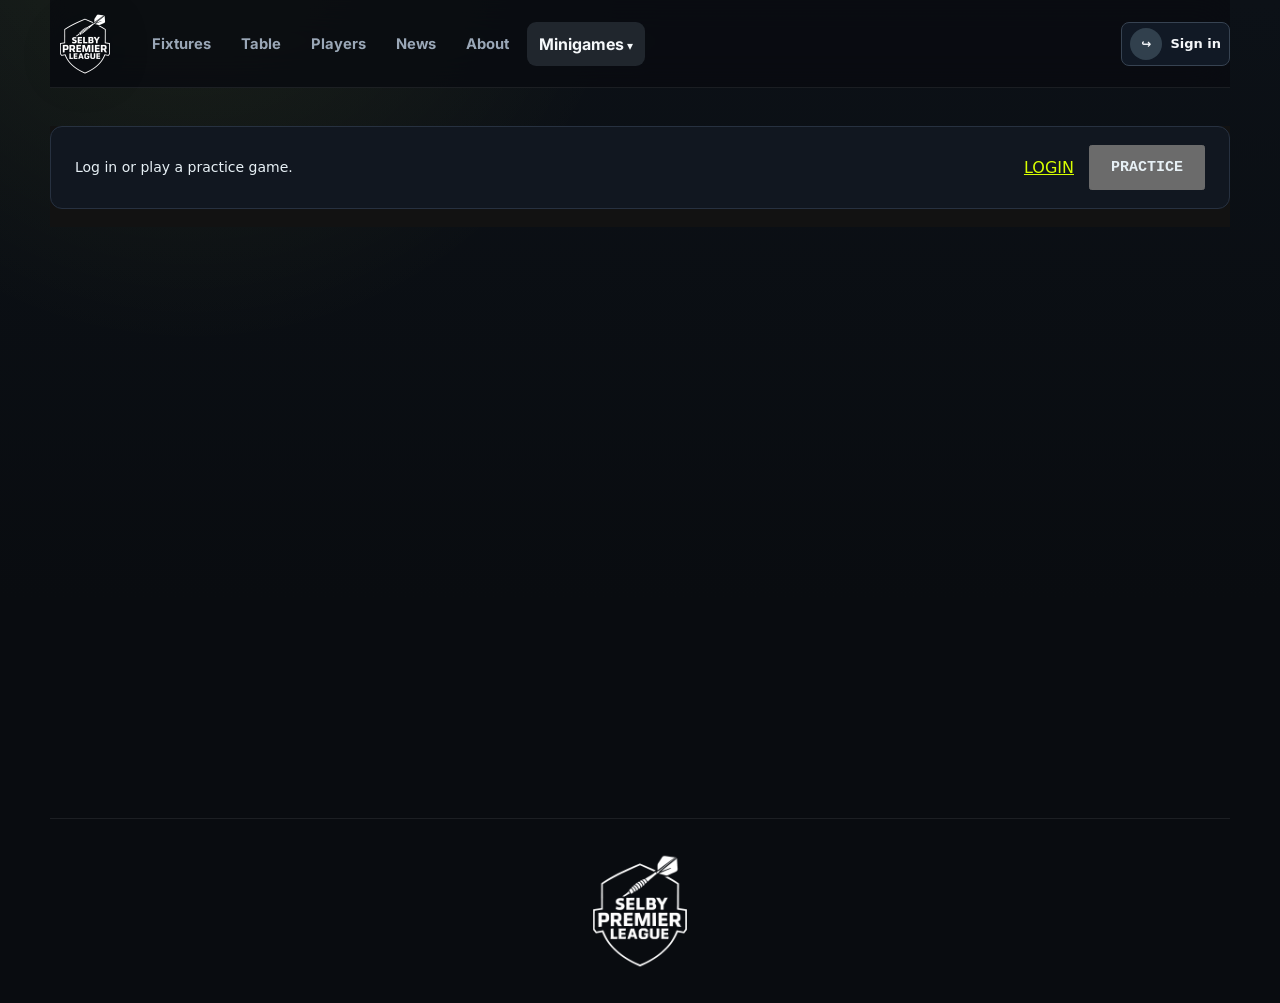
<file: clock/index.html>
<!doctype html>
<html lang="en"><head><base target="_top"><script>
if (window.parent === window) location.replace('../#clock');
</script><meta charset="utf-8"><meta name="viewport" content="width=device-width, initial-scale=1"><title>SPL · Around the Clock Sprint</title>
<meta name="description" content="Selby Premier League Around the Clock Sprint. 1–20, outer bull, inner bull. Race the clock.">
<link rel="icon" href="data:image/svg+xml,%3Csvg xmlns='http://www.w3.org/2000/svg' viewBox='0 0 32 32'%3E%3Crect width='32' height='32' rx='6' fill='%23071016'/%3E%3Ccircle cx='16' cy='16' r='11' fill='none' stroke='%23dbff00' stroke-width='3'/%3E%3Ccircle cx='16' cy='16' r='4' fill='%23dbff00'/%3E%3C/svg%3E">
<link rel="stylesheet" href="./sprint.css?v=clock-release1"></head><body class="game-locked"><noscript><p>JavaScript is required to play. <a href="../#home">Return to SPL</a>.</p></noscript>

<aside id="authBanner" class="auth-banner"><p id="authMessage" role="status">Checking your player account…</p><div id="loginLinks" class="login-links" hidden><a href="../#profile">Player sign in</a><a href="../#admin">Admin sign in</a></div></aside><main><section class="mobile-hud" aria-label="Live game metrics"><div class="hud-top"><div><small>TARGET</small><strong id="hudScore">1</strong></div><div><small>TIME</small><strong id="hudTime">00:00.0</strong></div><div><small>DARTS</small><strong id="hudDarts">0</strong></div></div><div class="hud-stats"><span>HITS <b id="hudAverage">0.00</b></span><span>BEST <b id="hudBest">0</b></span><span>VISIT <b id="hudVisit">—</b></span></div><div class="hud-action"><span id="hudStatus">Ready to play</span><button id="hudCollect" hidden>COLLECT</button><button id="hudRetry" hidden>RETRY</button></div></section>
<section class="board" aria-label="Dartboard"><img id="boardAsset" src="./assets/dartboard-cabinet.png" alt="Clean sisal dartboard in a Selby Premier League wooden cabinet"><img class="cabinet-inscription" src="./assets/cabinet-established-2025.png" alt="Established 2025"><canvas id="play" width="1254" height="1254" aria-label="Aiming reticle and embedded darts"></canvas><div id="maximumOverlay" aria-hidden="true"><strong>180</strong></div><div id="bustOverlay" aria-hidden="true"><strong>BUST</strong></div><button id="resetGame" class="board-reset" hidden>RESET GAME</button><div id="startOverlay" class="board-overlay" hidden><button id="startRanked" class="board-action" hidden disabled>START GAME</button></div><div id="finishOverlay" class="board-overlay" hidden><div class="result-card" role="status"><h2>CLOCK COMPLETE!</h2><img class="finish-gif" src="./assets/gezzy.gif" alt="Darts celebration" width="450" height="450"><div id="finishMetrics" class="finish-metrics"></div><p id="finishRank">Checking standings…</p><a id="viewOverall" href="#leaderboard" target="_self">VIEW OVERALL LEADERBOARD</a><button id="playAgain" class="board-action">PLAY AGAIN?</button></div></div></section>
<section class="console" aria-label="Aim and throw controls"><div class="dpad" role="group" aria-label="Aim"><button disabled class="up" data-dir="up" aria-label="Aim up">↑</button><button disabled class="left" data-dir="left" aria-label="Aim left">←</button><span class="center">AIM</span><button disabled class="right" data-dir="right" aria-label="Aim right">→</button><button disabled class="down" data-dir="down" aria-label="Aim down">↓</button></div><div class="power"><h2>POWER <button id="soundToggle" type="button" aria-label="Mute game sound" aria-pressed="true">🔊</button></h2><div id="powerTrack" class="track" role="meter" aria-label="Throw power" aria-valuemin="0" aria-valuemax="100" aria-valuenow="0"><span class="sweet"></span><span id="marker" class="marker"></span></div><div class="power-labels"><span>LOW ↓</span><b id="powerValue">0%</b><span>HIGH ↑</span></div><p class="power-note">LOW ↔ HIGH<br>GREEN = 46–54%</p></div><div class="throw-wrap"><button disabled id="throw" aria-label="Hold then release to throw">THROW</button><span class="throw-label">THROW</span></div></section>
<section class="panel score-panel" aria-label="Score"><h2>CURRENT TARGET</h2><output id="score" class="score">1</output><div class="rule"></div><div class="visit-heading"><h2>THIS VISIT</h2><output id="visitTotal">0</output></div><div id="visits" class="visit"></div><div class="rule"></div><dl><dt>BEST ADVANCE</dt><dd data-best>0</dd><dt>DARTS THROWN</dt><dd data-darts>0</dd><dt>TARGET HIT RATE</dt><dd data-average>0.00</dd><dt>TIME</dt><dd data-time>00:00.0</dd></dl><div class="rule"></div><div class="next">NEXT DART <span id="nextDart"></span></div><div class="rule"></div><h2 id="checkout">1–20 · OUTER BULL · INNER BULL</h2><p id="status" role="status" aria-live="polite"></p><button id="retry" class="retry" hidden>RETRY LAST ACTION</button><button id="collect" class="collect" hidden>COLLECT DARTS · NEXT VISIT</button></section>
<section class="panel player" aria-label="Player"><h1>AROUND THE CLOCK</h1><p class="tagline">1–20. OUTER BULL. INNER BULL.<br>DOUBLES +2 · TREBLES +3.</p><div class="rule"></div><div class="identity"><span class="avatar" role="img" aria-label="Player avatar"></span><div><strong><span data-player-name>SPL PLAYER</span></strong><p id="state">READY TO PLAY</p></div></div><div class="rule"></div><dl><dt>LEGS</dt><dd>1</dd><dt>DARTS THROWN</dt><dd data-darts>0</dd><dt>CURRENT VISIT</dt><dd id="visitSmall">—</dd><dt>BEST ADVANCE</dt><dd data-best>0</dd><dt>TARGET HIT RATE</dt><dd data-average>0.00</dd><dt>TIME</dt><dd data-time>00:00.0</dd></dl><div class="rule"></div><h2>YOUR PROGRESS</h2><p id="clockProgress">0 / 22 targets cleared</p><div class="target-trail"><span data-target-index="0">1</span><span data-target-index="1">2</span><span data-target-index="2">3</span><span data-target-index="3">4</span><span data-target-index="4">5</span><span data-target-index="5">6</span><span data-target-index="6">7</span><span data-target-index="7">8</span><span data-target-index="8">9</span><span data-target-index="9">10</span><span data-target-index="10">11</span><span data-target-index="11">12</span><span data-target-index="12">13</span><span data-target-index="13">14</span><span data-target-index="14">15</span><span data-target-index="15">16</span><span data-target-index="16">17</span><span data-target-index="17">18</span><span data-target-index="18">19</span><span data-target-index="19">20</span><span data-target-index="20">25</span><span data-target-index="21">50</span></div><p class="clock-rules">Hit the current number to move on. A double clears it and skips the next number; a treble skips the next two. Jumps stop at outer bull. Outer bull must be 25, then inner bull must be 50. Wrong targets and bouncers use a dart without advancing.</p><h2>CONTROLS</h2><p class="instructions">Tap to nudge. Hold 0.25 seconds for 2.2× speed.<br>WASD / arrows also aim.<br>Hold SPACE to set power.<br>Release to throw.<br><br>On mobile, use the D-pad and hold / release THROW.<br><br>Darts collect automatically after a visit.<br>The next visit starts after 1 second.</p><button disabled id="restart" class="restart">RESTART CLOCK</button></section>
</main><section id="leaderboard" tabindex="-1" class="leaderboard" aria-label="Around the Clock Sprint leaderboard"><div class="leaderboard-head"><h2>AROUND THE CLOCK · LEADERBOARD</h2><button id="refreshScores" class="restart">REFRESH</button></div><p id="leaderboardStatus" role="status">Loading scores…</p><div class="score-scroll"><table class="score-table"><thead><tr><th scope="col">Rank</th><th scope="col">Player</th><th scope="col">Time</th><th scope="col">Darts</th><th scope="col">Hit rate</th><th scope="col">Best advance</th></tr></thead><tbody id="leaderboardRows"></tbody></table></div></section>
<img id="dartAsset" src="./assets/white-flight-dart.png" alt="" hidden><script src="../config.js"></script><script src="./vendor/supabase-2.57.4.js"></script><script src="./audio.js?v=clock-release1"></script><script src="./effects.js?v=clock-release1"></script><script src="../shared/aim-controls.js?v=minigames2"></script><script src="../shared/guest-score.js?v=practice1"></script><script src="../shared/guest-clock.js?v=practice1"></script><script src="../shared/guest-checkout.js?v=practice1"></script><script src="../shared/guest-game.js?v=practice1"></script><script src="../shared/result-card.js?v=practice1"></script><script src="./sprint.js?v=practice1"></script><script src="./embed.js?v=clock-release1"></script><script src="./mobile.js?v=clock-release1"></script></body></html>
</file>
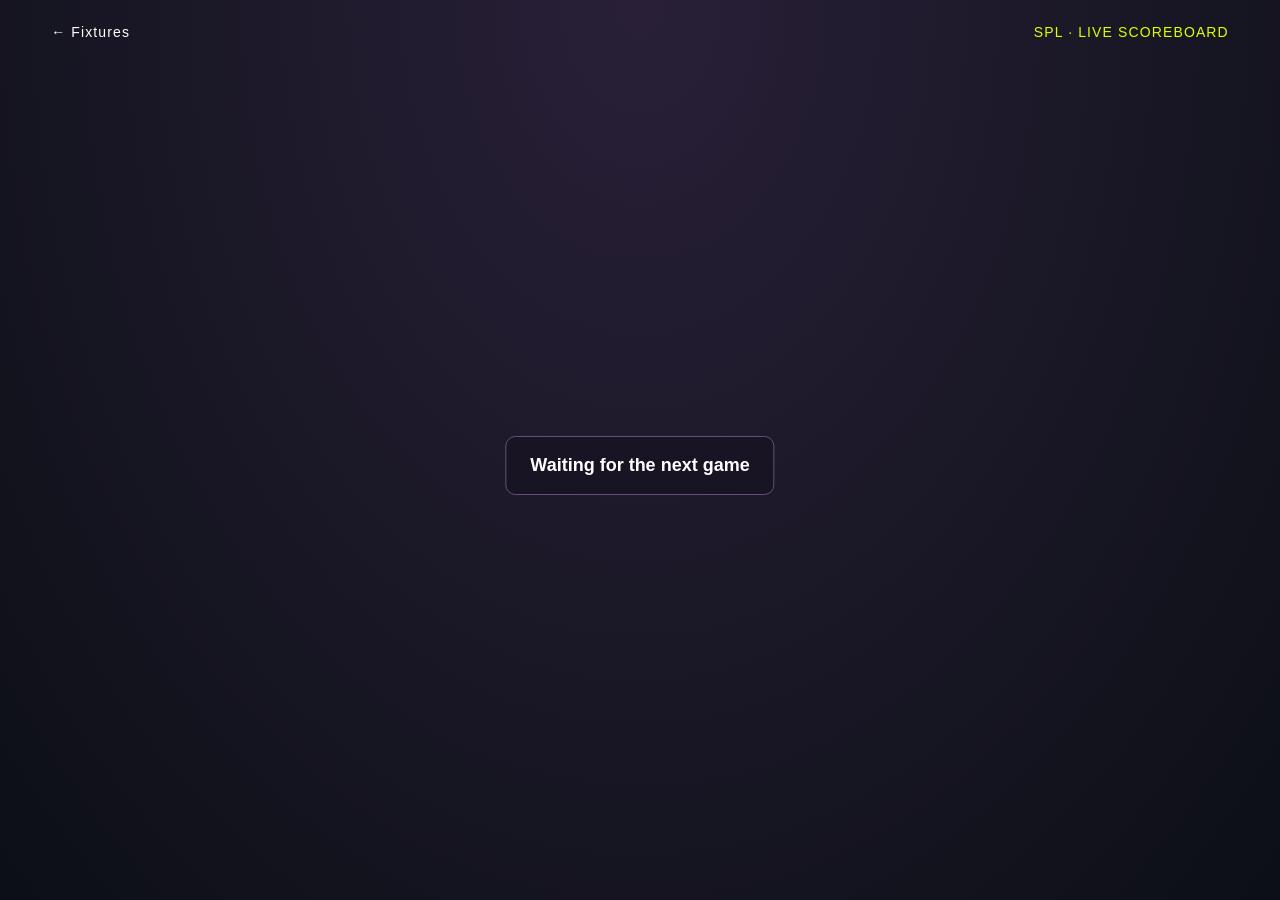
<file: live/index.html>
<!doctype html><html lang="en"><head><meta charset="utf-8"><meta name="viewport" content="width=device-width,initial-scale=1"><title>SPL · OBS overlay</title><link rel="stylesheet" href="overlay.css?v=noscore10"></head><body class="watch"><nav class="watch-nav"><a href="../#fixtures">← Fixtures</a><span>SPL · LIVE SCOREBOARD</span></nav><section class="board" aria-label="Match scoreboard" hidden><div class="head"><span id="round-title">FIRST TO 5 LEGS</span><span id="leg">LEG 1</span></div><div class="cols labels"><span></span><span>PLAYER</span><span>LEGS</span><span>REMAINING</span></div><div class="cols player" id="p0"><div class="stat-window"><div class="stat-bar" id="stat0"><small></small><strong></strong></div></div><span class="arrow">▸</span><div class="identity"><span class="portrait"><span id="initials0" aria-hidden="true"></span><img id="photo0"  alt=""></span><div class="name"><span id="n0"></span><div class="celebration" id="celebration0" aria-live="polite"><div class="sparks" aria-hidden="true"><i style="--angle:0deg;--delay:0.0s"></i><i style="--angle:30deg;--delay:0.06s"></i><i style="--angle:60deg;--delay:0.12s"></i><i style="--angle:90deg;--delay:0.0s"></i><i style="--angle:120deg;--delay:0.06s"></i><i style="--angle:150deg;--delay:0.12s"></i><i style="--angle:180deg;--delay:0.0s"></i><i style="--angle:210deg;--delay:0.06s"></i><i style="--angle:240deg;--delay:0.12s"></i><i style="--angle:270deg;--delay:0.0s"></i><i style="--angle:300deg;--delay:0.06s"></i><i style="--angle:330deg;--delay:0.12s"></i></div><div class="celebration-copy"><strong></strong><small></small></div></div></div></div><div class="legs" id="l0"></div><div class="remaining" id="s0"></div></div><div class="cols player other" id="p1"><div class="stat-window"><div class="stat-bar" id="stat1"><small></small><strong></strong></div></div><span class="arrow">▸</span><div class="identity"><span class="portrait"><span id="initials1" aria-hidden="true"></span><img id="photo1"  alt=""></span><div class="name"><span id="n1"></span><div class="celebration" id="celebration1" aria-live="polite"><div class="sparks" aria-hidden="true"><i style="--angle:0deg;--delay:0.0s"></i><i style="--angle:30deg;--delay:0.06s"></i><i style="--angle:60deg;--delay:0.12s"></i><i style="--angle:90deg;--delay:0.0s"></i><i style="--angle:120deg;--delay:0.06s"></i><i style="--angle:150deg;--delay:0.12s"></i><i style="--angle:180deg;--delay:0.0s"></i><i style="--angle:210deg;--delay:0.06s"></i><i style="--angle:240deg;--delay:0.12s"></i><i style="--angle:270deg;--delay:0.0s"></i><i style="--angle:300deg;--delay:0.06s"></i><i style="--angle:330deg;--delay:0.12s"></i></div><div class="celebration-copy"><strong></strong><small></small></div></div></div></div><div class="legs" id="l1"></div><div class="remaining" id="s1"></div></div><div class="foot"><img src="../assets/spl.png" alt="SPL"><span>SELBY PREMIER LEAGUE</span><span id="live">2026 / 27</span></div></section><section id="match-summary" hidden aria-label="Final match statistics"><div class="summary-card"><header class="summary-heading"><img src="../assets/spl.png" alt="SPL"><div><span>SELBY PREMIER LEAGUE · 2026 / 27</span><h1>MATCH STATS</h1></div></header><div class="summary-players"><div class="summary-player"><div class="summary-portrait"><span id="summary-initials0"></span><img  alt=""></div><div><h2 id="final-name0"></h2></div></div><div class="final-score"><strong id="final-score"></strong><small>FIRST TO 5 LEGS</small></div><div class="summary-player right"><div class="summary-portrait"><span id="summary-initials1"></span><img  alt=""></div><div><h2 id="final-name1"></h2></div></div></div><div id="summary-tables"></div><footer class="summary-footer"><strong>THE HOME OF AVERAGE DARTS.</strong><span>Checkout attempts inferred from recorded darts · Madhouse: visits starting a dart on 2.</span></footer></div></section><div id="waiting" role="status">Waiting for the next game</div><script src="../config.js"></script><script src="../sprint/vendor/supabase-2.57.4.js"></script><script src="metrics.js"></script><script src="feed.js"></script><script src="overlay.js?v=noscore10"></script></body></html>
</file>
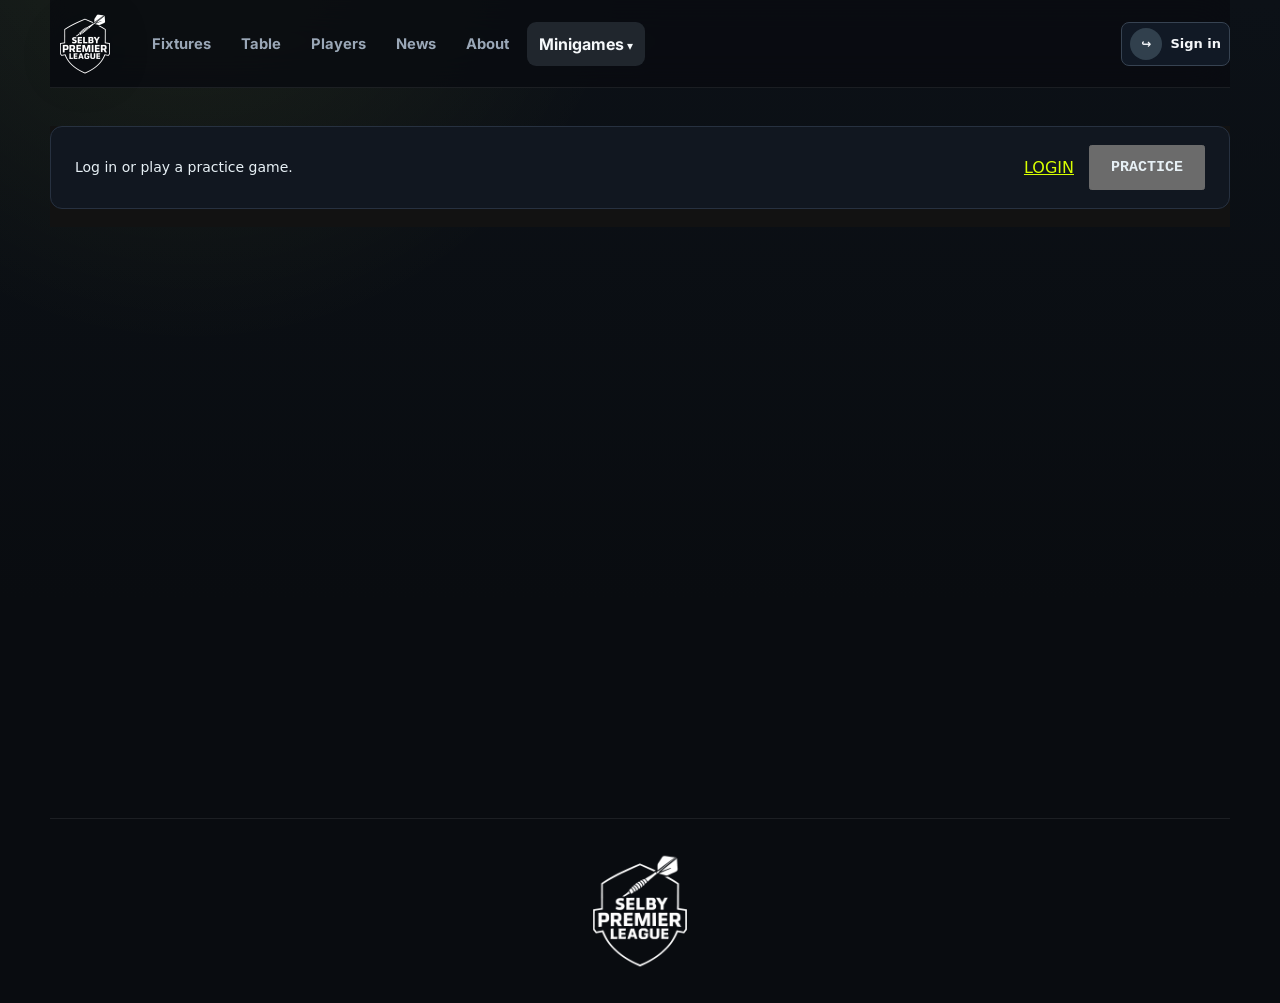
<file: sprint/index.html>
<!doctype html>
<html lang="en"><head><base target="_top"><script>
if (window.parent === window) location.replace('../#sprint');
</script><meta charset="utf-8"><meta name="viewport" content="width=device-width, initial-scale=1"><title>SPL · 501 Sprint</title>
<meta name="description" content="Selby Premier League 501 Sprint. Three darts. Double out. Beat your best.">
<link rel="icon" href="data:image/svg+xml,%3Csvg xmlns='http://www.w3.org/2000/svg' viewBox='0 0 32 32'%3E%3Crect width='32' height='32' rx='6' fill='%23071016'/%3E%3Ccircle cx='16' cy='16' r='11' fill='none' stroke='%23dbff00' stroke-width='3'/%3E%3Ccircle cx='16' cy='16' r='4' fill='%23dbff00'/%3E%3C/svg%3E">
<link rel="stylesheet" href="./sprint.css?v=20260913-account12"></head><body class="game-locked"><noscript><p>JavaScript is required to play. <a href="../#home">Return to SPL</a>.</p></noscript>

<aside id="authBanner" class="auth-banner"><p id="authMessage" role="status">Checking your player account…</p><div id="loginLinks" class="login-links" hidden><a href="../#profile">Player sign in</a><a href="../#admin">Admin sign in</a></div></aside><main><section class="mobile-hud" aria-label="Live game metrics"><div class="hud-top"><div><small>REMAINING</small><strong id="hudScore">501</strong></div><div><small>TIME</small><strong id="hudTime">00:00.0</strong></div><div><small>DARTS</small><strong id="hudDarts">0</strong></div></div><div class="hud-stats"><span>AVG <b id="hudAverage">0.00</b></span><span>BEST <b id="hudBest">0</b></span><span>VISIT <b id="hudVisit">—</b></span></div><div class="hud-action"><span id="hudStatus">Ready to play</span><button id="hudCollect" hidden>COLLECT</button><button id="hudRetry" hidden>RETRY</button></div></section>
<section class="board" aria-label="Dartboard"><img id="boardAsset" src="./assets/dartboard-cabinet.png" alt="Clean sisal dartboard in a Selby Premier League wooden cabinet"><img class="cabinet-inscription" src="./assets/cabinet-established-2025.png" alt="Established 2025"><canvas id="play" width="1254" height="1254" aria-label="Aiming reticle and embedded darts"></canvas><div id="maximumOverlay" aria-hidden="true"><strong>180</strong></div><div id="bustOverlay" aria-hidden="true"><strong>BUST</strong></div><button id="resetGame" class="board-reset" hidden>RESET GAME</button><div id="startOverlay" class="board-overlay" hidden><button id="startRanked" class="board-action" hidden disabled>START GAME</button></div><div id="finishOverlay" class="board-overlay" hidden><div class="result-card" role="status"><h2>GAME SHOT!</h2><img class="finish-gif" src="./assets/gezzy.gif" alt="Darts celebration" width="450" height="450"><div id="finishMetrics" class="finish-metrics"></div><p id="finishRank">Checking standings…</p><a id="viewOverall" href="#leaderboard" target="_self">VIEW OVERALL LEADERBOARD</a><button id="playAgain" class="board-action">PLAY AGAIN?</button></div></div></section>
<section class="console" aria-label="Aim and throw controls"><div class="dpad" role="group" aria-label="Aim"><button disabled class="up" data-dir="up" aria-label="Aim up">↑</button><button disabled class="left" data-dir="left" aria-label="Aim left">←</button><span class="center">AIM</span><button disabled class="right" data-dir="right" aria-label="Aim right">→</button><button disabled class="down" data-dir="down" aria-label="Aim down">↓</button></div><div class="power"><h2>POWER <button id="soundToggle" type="button" aria-label="Mute game sound" aria-pressed="true">🔊</button></h2><div id="powerTrack" class="track" role="meter" aria-label="Throw power" aria-valuemin="0" aria-valuemax="100" aria-valuenow="0"><span class="sweet"></span><span id="marker" class="marker"></span></div><div class="power-labels"><span>LOW ↓</span><b id="powerValue">0%</b><span>HIGH ↑</span></div><p class="power-note">LOW ↔ HIGH<br>GREEN = 46–54%</p></div><div class="throw-wrap"><button disabled id="throw" aria-label="Hold then release to throw">THROW</button><span class="throw-label">THROW</span></div></section>
<section class="panel score-panel" aria-label="Score"><h2>SCORE</h2><output id="score" class="score">501</output><div class="rule"></div><div class="visit-heading"><h2>THIS VISIT</h2><output id="visitTotal">0</output></div><div id="visits" class="visit"></div><div class="rule"></div><dl><dt>HIGHEST VISIT</dt><dd data-best>0</dd><dt>DARTS THROWN</dt><dd data-darts>0</dd><dt>3-DART AVERAGE</dt><dd data-average>0.00</dd><dt>TIME</dt><dd data-time>00:00.0</dd></dl><div class="rule"></div><div class="next">NEXT DART <span id="nextDart"></span></div><div class="rule"></div><h2 id="checkout">DOUBLE OUT REQUIRED</h2><p id="status" role="status" aria-live="polite"></p><button id="retry" class="retry" hidden>RETRY LAST ACTION</button><button id="collect" class="collect" hidden>COLLECT DARTS · NEXT VISIT</button></section>
<section class="panel player" aria-label="Player"><h1>501 SPRINT</h1><p class="tagline">THREE DARTS. DOUBLE OUT.<br>BEAT YOUR BEST.</p><div class="rule"></div><div class="identity"><span class="avatar" role="img" aria-label="Player avatar"></span><div><strong><span data-player-name>SPL PLAYER</span></strong><p id="state">READY TO PLAY</p></div></div><div class="rule"></div><dl><dt>LEGS</dt><dd>1</dd><dt>DARTS THROWN</dt><dd data-darts>0</dd><dt>CURRENT VISIT</dt><dd id="visitSmall">—</dd><dt>BEST VISIT</dt><dd data-best>0</dd><dt>3-DART AVERAGE</dt><dd data-average>0.00</dd><dt>TIME</dt><dd data-time>00:00.0</dd></dl><div class="rule"></div><h2>CONTROLS</h2><p class="instructions">Tap to nudge. Hold 0.25 seconds for 2.2× speed.<br>WASD / arrows also aim.<br>Hold SPACE to set power.<br>Release to throw.<br><br>On mobile, use the D-pad and hold / release THROW.<br><br>Darts collect automatically after a visit.<br>The next visit starts after 1 second.</p><button disabled id="restart" class="restart">RESTART 501</button></section>
</main><section id="leaderboard" tabindex="-1" class="leaderboard" aria-label="501 Sprint leaderboard"><div class="leaderboard-head"><h2>501 SPRINT · LEADERBOARD</h2><button id="refreshScores" class="restart">REFRESH</button></div><p id="leaderboardStatus" role="status">Loading scores…</p><div class="score-scroll"><table class="score-table"><thead><tr><th scope="col">Rank</th><th scope="col">Player</th><th scope="col">Darts</th><th scope="col">Time</th><th scope="col">3-dart avg</th><th scope="col">Best visit</th></tr></thead><tbody id="leaderboardRows"></tbody></table></div></section>
<img id="dartAsset" src="./assets/white-flight-dart.png" alt="" hidden><script src="../config.js"></script><script src="./vendor/supabase-2.57.4.js"></script><script src="./audio.js?v=20260913-account12"></script><script src="./effects.js?v=20260913-account12"></script><script src="../shared/aim-controls.js?v=minigames2"></script><script src="../shared/guest-score.js?v=practice1"></script><script src="../shared/guest-clock.js?v=practice1"></script><script src="../shared/guest-checkout.js?v=practice1"></script><script src="../shared/guest-game.js?v=practice1"></script><script src="../shared/result-card.js?v=practice1"></script><script src="./sprint.js?v=practice1"></script><script src="./embed.js?v=20260913-account12"></script><script src="./mobile.js?v=20260913-account12"></script></body></html>
</file>
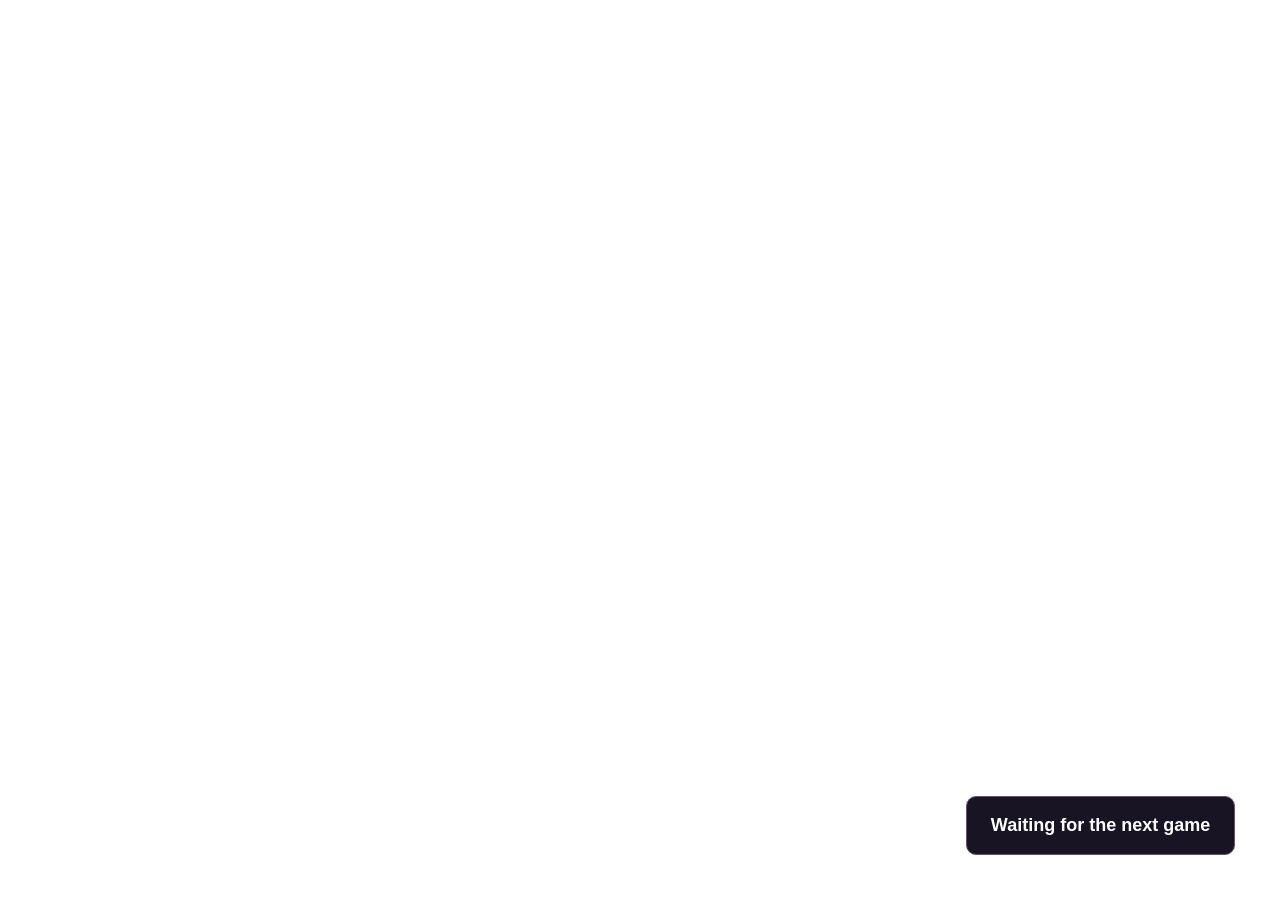
<file: live/overlay.html>
<!doctype html><html lang="en"><head><meta charset="utf-8"><meta name="viewport" content="width=device-width,initial-scale=1"><title>SPL · OBS overlay</title><link rel="stylesheet" href="overlay.css?v=noscore10"></head><body><section class="board" aria-label="Match scoreboard" hidden><div class="head"><span id="round-title">FIRST TO 5 LEGS</span><span id="leg">LEG 1</span></div><div class="cols labels"><span></span><span>PLAYER</span><span>LEGS</span><span>REMAINING</span></div><div class="cols player" id="p0"><div class="stat-window"><div class="stat-bar" id="stat0"><small></small><strong></strong></div></div><span class="arrow">▸</span><div class="identity"><span class="portrait"><span id="initials0" aria-hidden="true"></span><img id="photo0"  alt=""></span><div class="name"><span id="n0"></span><div class="celebration" id="celebration0" aria-live="polite"><div class="sparks" aria-hidden="true"><i style="--angle:0deg;--delay:0.0s"></i><i style="--angle:30deg;--delay:0.06s"></i><i style="--angle:60deg;--delay:0.12s"></i><i style="--angle:90deg;--delay:0.0s"></i><i style="--angle:120deg;--delay:0.06s"></i><i style="--angle:150deg;--delay:0.12s"></i><i style="--angle:180deg;--delay:0.0s"></i><i style="--angle:210deg;--delay:0.06s"></i><i style="--angle:240deg;--delay:0.12s"></i><i style="--angle:270deg;--delay:0.0s"></i><i style="--angle:300deg;--delay:0.06s"></i><i style="--angle:330deg;--delay:0.12s"></i></div><div class="celebration-copy"><strong></strong><small></small></div></div></div></div><div class="legs" id="l0"></div><div class="remaining" id="s0"></div></div><div class="cols player other" id="p1"><div class="stat-window"><div class="stat-bar" id="stat1"><small></small><strong></strong></div></div><span class="arrow">▸</span><div class="identity"><span class="portrait"><span id="initials1" aria-hidden="true"></span><img id="photo1"  alt=""></span><div class="name"><span id="n1"></span><div class="celebration" id="celebration1" aria-live="polite"><div class="sparks" aria-hidden="true"><i style="--angle:0deg;--delay:0.0s"></i><i style="--angle:30deg;--delay:0.06s"></i><i style="--angle:60deg;--delay:0.12s"></i><i style="--angle:90deg;--delay:0.0s"></i><i style="--angle:120deg;--delay:0.06s"></i><i style="--angle:150deg;--delay:0.12s"></i><i style="--angle:180deg;--delay:0.0s"></i><i style="--angle:210deg;--delay:0.06s"></i><i style="--angle:240deg;--delay:0.12s"></i><i style="--angle:270deg;--delay:0.0s"></i><i style="--angle:300deg;--delay:0.06s"></i><i style="--angle:330deg;--delay:0.12s"></i></div><div class="celebration-copy"><strong></strong><small></small></div></div></div></div><div class="legs" id="l1"></div><div class="remaining" id="s1"></div></div><div class="foot"><img src="../assets/spl.png" alt="SPL"><span>SELBY PREMIER LEAGUE</span><span id="live">2026 / 27</span></div></section><section id="match-summary" hidden aria-label="Final match statistics"><div class="summary-card"><header class="summary-heading"><img src="../assets/spl.png" alt="SPL"><div><span>SELBY PREMIER LEAGUE · 2026 / 27</span><h1>MATCH STATS</h1></div></header><div class="summary-players"><div class="summary-player"><div class="summary-portrait"><span id="summary-initials0"></span><img  alt=""></div><div><h2 id="final-name0"></h2></div></div><div class="final-score"><strong id="final-score"></strong><small>FIRST TO 5 LEGS</small></div><div class="summary-player right"><div class="summary-portrait"><span id="summary-initials1"></span><img  alt=""></div><div><h2 id="final-name1"></h2></div></div></div><div id="summary-tables"></div><footer class="summary-footer"><strong>THE HOME OF AVERAGE DARTS.</strong><span>Checkout attempts inferred from recorded darts · Madhouse: visits starting a dart on 2.</span></footer></div></section><div id="waiting" role="status">Waiting for the next game</div><script src="../config.js"></script><script src="../sprint/vendor/supabase-2.57.4.js"></script><script src="metrics.js"></script><script src="feed.js"></script><script src="overlay.js?v=noscore10"></script></body></html>
</file>
<file: styles.css>
:root {
  --bg: #090c10;
  --panel: #111720;
  --panel-2: #161e29;
  --text: #f5f7fa;
  --muted: #9aa7b7;
  --line: #273140;
  --accent: #e5ff3f;
  --accent-2: #b9cc2f;
  --danger: #ff6b6b;
  --shadow: 0 22px 70px rgba(0,0,0,.28);
}

* { box-sizing: border-box; }
html { scroll-behavior: smooth; }
body {
  margin: 0;
  background:
    radial-gradient(circle at 15% -10%, rgba(229,255,63,.08), transparent 28rem),
    linear-gradient(180deg, #0c1117 0%, var(--bg) 60%);
  color: var(--text);
  font-family: Inter, system-ui, sans-serif;
  min-height: 100vh;
}

a { color: inherit; text-decoration: none; }
button, input, select { font: inherit; }

.app-shell { width: min(1180px, calc(100% - 28px)); margin: 0 auto; }

.site-header {
  min-height: 88px;
  display: flex;
  align-items: center;
  justify-content: space-between;
  gap: 24px;
  border-bottom: 1px solid rgba(255,255,255,.08);
  position: sticky;
  top: 0;
  z-index: 20;
  backdrop-filter: blur(18px);
  background: rgba(9,12,16,.82);
}

.brand { display: flex; align-items: center; gap: 12px; }
.brand img {
  width: 56px; height: 56px; object-fit: contain;
  filter: drop-shadow(0 8px 22px rgba(0,0,0,.45));
}
.brand strong {
  display: block;
  font-family: "Barlow Condensed", sans-serif;
  font-size: 1.45rem;
  letter-spacing: .03em;
  text-transform: uppercase;
}
.eyebrow {
  color: var(--accent);
  text-transform: uppercase;
  font-size: .72rem;
  font-weight: 800;
  letter-spacing: .16em;
}

.nav { display: flex; gap: 8px; flex-wrap: wrap; }
.nav a {
  color: var(--muted);
  padding: 10px 12px;
  border-radius: 10px;
  font-size: .92rem;
  font-weight: 700;
}
.nav a:hover, .nav a.active { color: var(--text); background: rgba(255,255,255,.07); }

.content { padding: 38px 0 72px; min-height: calc(100vh - 170px); }

.hero {
  position: relative;
  overflow: hidden;
  background: linear-gradient(135deg, rgba(229,255,63,.11), rgba(17,23,32,.94) 40%);
  border: 1px solid var(--line);
  border-radius: 28px;
  padding: clamp(26px, 5vw, 58px);
  box-shadow: var(--shadow);
}
.hero:after {
  content: "";
  position: absolute;
  width: 340px; height: 340px;
  right: -100px; top: -100px;
  border: 1px solid rgba(229,255,63,.15);
  border-radius: 50%;
}
.hero-logo {
  width: min(310px, 55vw);
  opacity: .08;
  position: absolute;
  right: 2%;
  bottom: -16%;
  pointer-events: none;
}
.kicker { color: var(--accent); text-transform: uppercase; font-weight: 800; letter-spacing: .15em; font-size: .8rem; }
h1, h2, h3 {
  font-family: "Barlow Condensed", sans-serif;
  text-transform: uppercase;
  margin: 0;
  line-height: .96;
}
h1 { font-size: clamp(3.2rem, 9vw, 7.2rem); max-width: 850px; }
h2 { font-size: clamp(2rem, 4vw, 3.2rem); }
h3 { font-size: 1.5rem; }
.hero p { color: var(--muted); max-width: 700px; line-height: 1.7; font-size: 1.02rem; }

.grid { display: grid; gap: 18px; }
.grid.two { grid-template-columns: repeat(2, minmax(0,1fr)); }
.grid.three { grid-template-columns: repeat(3, minmax(0,1fr)); }
.section { margin-top: 28px; }
.section-head { display:flex; align-items:end; justify-content:space-between; gap:16px; margin-bottom:14px; }
.section-head p { margin:0; color:var(--muted); }

.card {
  background: rgba(17,23,32,.92);
  border: 1px solid var(--line);
  border-radius: 18px;
  padding: 20px;
}
.card.soft { background: rgba(255,255,255,.035); }

.stat-value {
  font-family: "Barlow Condensed", sans-serif;
  font-size: 2.4rem;
  font-weight: 800;
  line-height: 1;
}
.stat-label { color: var(--muted); font-size: .82rem; margin-top: 6px; text-transform: uppercase; letter-spacing:.08em; }

.round-list { display: grid; gap: 14px; }
.round-card { overflow: hidden; }
.round-top {
  display: flex; justify-content: space-between; gap: 18px; align-items: start;
  padding-bottom: 14px; margin-bottom: 14px; border-bottom: 1px solid var(--line);
}
.round-meta { color: var(--muted); font-size: .92rem; line-height: 1.55; }
.round-meta strong { color: var(--text); }

.fixture {
  display: grid;
  grid-template-columns: 1fr auto 1fr;
  gap: 12px;
  align-items: center;
  padding: 12px 0;
  border-bottom: 1px solid rgba(255,255,255,.05);
}
.fixture:last-child { border-bottom: 0; padding-bottom: 0; }
.fixture .left { text-align: right; }
.fixture .right { text-align: left; }
.score {
  font-family: "Barlow Condensed", sans-serif;
  font-weight: 800;
  font-size: 1.35rem;
  min-width: 58px;
  text-align: center;
}
.score.pending { color: var(--muted); font-size: 1rem; }

.table-wrap { overflow-x: auto; border-radius: 18px; border: 1px solid var(--line); }
table { width: 100%; border-collapse: collapse; min-width: 700px; background: rgba(17,23,32,.93); }
th, td { padding: 14px 14px; border-bottom: 1px solid var(--line); text-align: right; }
th:first-child, td:first-child { text-align: left; }
th { color: var(--muted); font-size: .75rem; text-transform: uppercase; letter-spacing:.08em; }
tbody tr:last-child td { border-bottom: 0; }
tbody tr:first-child { background: rgba(229,255,63,.055); }
.pos {
  display: inline-grid; place-items:center;
  width: 28px; height: 28px; border-radius: 50%;
  background: rgba(255,255,255,.07); margin-right: 10px;
  font-weight: 800; font-size:.8rem;
}
tbody tr:first-child .pos { background: var(--accent); color: #0b0f14; }

.btn {
  border: 0;
  cursor: pointer;
  background: var(--accent);
  color: #0c1015;
  font-weight: 800;
  border-radius: 12px;
  padding: 11px 15px;
}
.btn:hover { background: #f1ff7e; }
.btn.secondary { background: rgba(255,255,255,.08); color: var(--text); border:1px solid var(--line); }
.btn.danger { background: rgba(255,107,107,.12); color: #ff9d9d; border:1px solid rgba(255,107,107,.3); }
.btn:disabled { opacity:.45; cursor:not-allowed; }

.form-row { display:grid; grid-template-columns: repeat(2,minmax(0,1fr)); gap: 12px; }
.field { display:grid; gap:7px; }
.field label { color: var(--muted); font-size:.78rem; font-weight:700; text-transform:uppercase; letter-spacing:.06em; }
input, select {
  width: 100%;
  background: #0d1218;
  color: var(--text);
  border: 1px solid var(--line);
  padding: 11px 12px;
  border-radius: 11px;
  outline: none;
}
input:focus, select:focus { border-color: rgba(229,255,63,.55); }

.admin-toolbar { display:flex; gap:10px; flex-wrap:wrap; margin:16px 0; }
.notice {
  padding: 14px 16px;
  border: 1px solid rgba(229,255,63,.25);
  background: rgba(229,255,63,.06);
  border-radius: 14px;
  color: #dfe9a6;
  line-height:1.55;
}
.notice.error { border-color: rgba(255,107,107,.3); background: rgba(255,107,107,.08); color:#ffc1c1; }

.admin-round { margin-top: 14px; }
.admin-fixture {
  display:grid;
  grid-template-columns: minmax(0,1fr) 80px 24px 80px minmax(0,1fr);
  gap:10px;
  align-items:center;
  padding:9px 0;
  border-bottom:1px solid rgba(255,255,255,.05);
}
.admin-fixture:last-child { border-bottom:0; }
.admin-fixture .p1 { text-align:right; }
.admin-fixture input { text-align:center; }

.footer {
  display:flex; justify-content:space-between; gap:20px; flex-wrap:wrap;
  padding: 22px 0 34px;
  border-top:1px solid rgba(255,255,255,.08);
  color:var(--muted); font-size:.8rem;
}

.small { font-size:.82rem; color:var(--muted); }
.muted { color:var(--muted); }
.accent { color:var(--accent); }

@media (max-width: 760px) {
  .site-header { align-items:flex-start; flex-direction:column; padding:14px 0; position:static; }
  .nav { width:100%; display:grid; grid-template-columns: repeat(4,1fr); }
  .nav a { text-align:center; padding:9px 6px; font-size:.78rem; }
  .grid.two, .grid.three, .form-row { grid-template-columns: 1fr; }
  .hero { border-radius:20px; }
  .section-head { align-items:flex-start; flex-direction:column; }
  .admin-fixture { grid-template-columns: 1fr 56px 16px 56px 1fr; gap:6px; font-size:.82rem; }
  .admin-fixture input { padding:9px 5px; }
}


.score-entry {
  display: grid;
  gap: 6px;
}
.score-entry input {
  width: 80px;
}
.score-entry input::placeholder {
  font-size: .72rem;
}
@media (max-width: 760px) {
  .score-entry input { width: 58px; }
}

.login-card {
  max-width: 520px;
}
.login-card .field {
  margin-top: 14px;
}


.players-grid {
  display: grid;
  grid-template-columns: repeat(2, minmax(0, 1fr));
  gap: 18px;
}

.player-card {
  display: grid;
  grid-template-columns: 120px 1fr;
  gap: 18px;
  align-items: start;
}

.player-avatar-wrap {
  display: flex;
  justify-content: center;
}

.player-avatar {
  width: 108px;
  height: 108px;
  border-radius: 22px;
  object-fit: cover;
  display: block;
  border: 1px solid var(--line);
}

.player-avatar.placeholder {
  display: grid;
  place-items: center;
  background: rgba(255,255,255,.06);
  font-weight: 800;
  font-size: 28px;
}

.player-avatar.large {
  width: 150px;
  height: 150px;
}

.nickname {
  font-size: 1.05rem;
  font-weight: 800;
  margin-top: -4px;
  margin-bottom: 10px;
}

.player-stats {
  display: grid;
  grid-template-columns: repeat(5, minmax(0,1fr));
  gap: 8px;
  margin-top: 16px;
}

.player-stats div {
  background: rgba(255,255,255,.04);
  border: 1px solid var(--line);
  border-radius: 12px;
  padding: 10px 8px;
  text-align: center;
}

.player-stats strong,
.player-stats span {
  display: block;
}

.player-stats span {
  margin-top: 4px;
  font-size: .72rem;
  color: var(--muted);
}

.profile-editor {
  max-width: 680px;
}

.profile-preview {
  margin-bottom: 18px;
}

.profile-editor textarea {
  width: 100%;
  resize: vertical;
}

@media (max-width: 780px) {
  .players-grid {
    grid-template-columns: 1fr;
  }

  .player-card {
    grid-template-columns: 84px 1fr;
  }

  .player-avatar {
    width: 76px;
    height: 76px;
    border-radius: 18px;
  }

  .player-stats {
    grid-template-columns: repeat(3, 1fr);
  }
}

.login-card select {
  width: 100%;
  padding: 12px 14px;
  border-radius: 12px;
  border: 1px solid var(--line);
  background: var(--panel);
  color: inherit;
  font: inherit;
}

.login-card .admin-toolbar {
  margin-top: 16px;
  flex-wrap: wrap;
}


.player-card-link {
  color: inherit;
  text-decoration: none;
  transition: transform .16s ease, border-color .16s ease, background .16s ease;
}

.player-card-link:hover {
  transform: translateY(-2px);
  border-color: rgba(255,255,255,.22);
  background: rgba(255,255,255,.055);
}

.profile-card-cta {
  margin-top: 14px;
  font-size: .82rem;
  font-weight: 800;
  opacity: .8;
}

.profile-hero {
  display: grid;
  grid-template-columns: 190px 1fr;
  gap: 28px;
  align-items: center;
  padding: 28px;
}

.player-avatar.profile-large {
  width: 170px;
  height: 170px;
  border-radius: 28px;
}

.profile-hero-copy h1 {
  margin: 4px 0 2px;
}

.profile-nickname {
  font-size: 1.35rem;
  font-weight: 800;
  margin-bottom: 14px;
}

.profile-bio {
  max-width: 720px;
  line-height: 1.65;
  margin: 14px 0;
}

.walkon {
  margin-top: 12px;
}

.profile-actions {
  display: flex;
  flex-wrap: wrap;
  gap: 10px;
  margin-top: 20px;
}

.profile-stat-grid {
  display: grid;
  grid-template-columns: repeat(6, minmax(0, 1fr));
  gap: 12px;
}

.recent-results {
  padding: 0;
  overflow: hidden;
}

.recent-result {
  display: grid;
  grid-template-columns: 44px 1fr 72px;
  gap: 14px;
  align-items: center;
  padding: 15px 18px;
  border-bottom: 1px solid var(--line);
}

.recent-result:last-child {
  border-bottom: 0;
}

.result-badge {
  width: 34px;
  height: 34px;
  border-radius: 10px;
  display: grid;
  place-items: center;
  font-weight: 900;
  background: rgba(255,255,255,.07);
}

.result-badge.win {
  outline: 1px solid rgba(255,255,255,.16);
}

.result-badge.loss {
  opacity: .65;
}

.recent-result-avg {
  text-align: right;
}

.recent-result-avg span,
.recent-result-avg strong {
  display: block;
}

.recent-result-avg span {
  font-size: .72rem;
  color: var(--muted);
}

.login-switch {
  margin-top: 18px;
  padding-top: 14px;
  border-top: 1px solid var(--line);
}

.login-switch a {
  color: inherit;
  font-weight: 800;
}

@media (max-width: 900px) {
  .profile-stat-grid {
    grid-template-columns: repeat(3, 1fr);
  }
}

@media (max-width: 680px) {
  .profile-hero {
    grid-template-columns: 1fr;
    text-align: center;
  }

  .profile-hero-avatar {
    display: flex;
    justify-content: center;
  }

  .profile-actions {
    justify-content: center;
  }

  .profile-stat-grid {
    grid-template-columns: repeat(2, 1fr);
  }

  .recent-result {
    grid-template-columns: 38px 1fr;
  }

  .recent-result-avg {
    grid-column: 2;
    text-align: left;
  }
}


.profile-details-grid {
  display: grid;
  grid-template-columns: repeat(2, minmax(0, 1fr));
  gap: 14px;
}

.profile-detail-card {
  padding: 18px;
}

.profile-detail-wide {
  grid-column: 1 / -1;
}

.profile-detail-label {
  display: block;
  font-size: .76rem;
  text-transform: uppercase;
  letter-spacing: .08em;
  color: var(--muted);
  margin-bottom: 8px;
}

.profile-detail-text {
  line-height: 1.65;
  white-space: pre-wrap;
}

@media (max-width: 680px) {
  .profile-details-grid {
    grid-template-columns: 1fr;
  }

  .profile-detail-wide {
    grid-column: auto;
  }
}


/* Player card spacing fix */
.player-card-body h3 {
  margin: 2px 0 8px;
  line-height: 1.05;
}

.player-card-body .nickname {
  margin: 0 0 18px;
  line-height: 1.2;
  display: block;
}

.player-card-body .player-stats {
  margin-top: 0;
}

.player-card-body .profile-card-cta {
  margin-top: 18px;
}

@media (max-width: 680px) {
  .player-card-body h3 {
    margin-bottom: 6px;
  }

  .player-card-body .nickname {
    margin-bottom: 14px;
  }
}
</file>
<file: account.css>
.site-header{position:relative}.site-account{display:flex;align-items:center;gap:8px;margin-left:auto;flex-shrink:0;text-decoration:none;color:inherit;min-height:44px;padding:4px 8px;border:1px solid #374352;border-radius:8px;background:#111925}.site-account-avatar{display:grid;place-items:center;flex-shrink:0;width:32px;height:32px;border-radius:50%;overflow:hidden;background:#31404d;font:700 12px system-ui,sans-serif}.site-account-avatar img{width:100%;height:100%;object-fit:cover}.site-account-name{font:700 13px system-ui,sans-serif;max-width:145px;overflow:hidden;text-overflow:ellipsis;white-space:nowrap}@media(max-width:650px){.site-header{padding-right:58px}.site-account{position:absolute;right:6px;top:8px;padding:4px;min-width:44px;justify-content:center}.site-account-name{display:none}.site-account-avatar{width:32px;height:32px}body.sprint-mobile-playing .site-account{top:0;right:0;border:0;border-radius:0;height:44px}body.sprint-mobile-playing .site-header .nav{padding-right:48px}}
</file>
<file: scorer/scorer.css>
.fixture-score-link{margin:0 0 14px;min-height:44px}.fixture-scoring .content{padding-top:12px}.scorer{max-width:820px;margin:auto;font-family:Inter,system-ui,sans-serif}.scorer *{box-sizing:border-box}.scorer button,.scorer a,.scorer input,.scorer select{touch-action:manipulation}.scorer button{cursor:pointer;min-height:48px;border:1px solid #40505d;border-radius:9px;background:#18242e;color:#f5f9fc;font:700 17px Inter,system-ui;-webkit-user-select:none;user-select:none;-webkit-touch-callout:none}.scorer button:focus-visible,.scorer a:focus-visible{outline:3px solid #b7df50;outline-offset:2px}.scorer button:disabled{opacity:.38;cursor:default}.scorer .sc-top{display:flex;justify-content:space-between;gap:8px;align-items:center;font-size:13px;margin-bottom:10px}.scorer .sc-pair{display:grid;grid-template-columns:1fr 1fr;gap:8px}.scorer .sc-player{background:#15202b;border:2px solid #35424e;border-radius:12px;padding:10px;min-width:0}.scorer .sc-player.active{border-color:#bddf59;background:#22301f}.scorer .sc-name{font-size:16px;font-weight:700;overflow-wrap:anywhere}.scorer .sc-remaining{font-size:64px;line-height:1.05;font-weight:800;font-variant-numeric:tabular-nums}.scorer .sc-meta{font-size:12px;color:#bac7d4;margin-top:3px}.scorer .sc-hint{padding:10px 0;min-height:44px;font-size:15px;color:#dcf39e}.scorer .sc-draft{display:grid;grid-template-columns:repeat(3,1fr);gap:6px}.scorer .sc-draft button{background:#0c131b;font-size:20px;min-height:55px}.scorer .sc-draft button.selected{border:2px solid #c0e465}.scorer .sc-entry{display:grid;grid-template-columns:1fr 1fr;gap:6px;margin:7px 0}.scorer .sc-submit{background:#b8df57;color:#142009}.scorer .sc-modes{display:grid;grid-template-columns:repeat(2,1fr);gap:6px;margin:10px 0 6px}.scorer .sc-modes .selected{background:#d8ef99;color:#142009}.scorer .sc-pad{display:grid;grid-template-columns:repeat(5,1fr);gap:6px}.scorer .sc-pad button{font-size:23px}.scorer .sc-extras{display:grid;grid-template-columns:repeat(3,1fr);gap:6px;margin-top:6px}.scorer .sc-attempt{display:flex;align-items:center;gap:8px;min-height:44px;font-size:13px}.scorer input[type=checkbox]{width:23px;height:23px;accent-color:#b8df57}.scorer .sc-tools{display:flex;gap:8px;flex-wrap:wrap;margin:12px 0}.scorer .sc-tools button{padding:8px 12px;font-size:14px}.scorer details{border:1px solid #35424e;padding:12px;border-radius:10px;margin:10px 0}.scorer summary{cursor:pointer;min-height:30px}.scorer table{width:100%;font-size:13px;border-collapse:collapse}.scorer td,.scorer th{padding:8px 4px;border-bottom:1px solid #35424e;text-align:left}.scorer .sc-message{color:#ffca94;min-height:24px;font-size:14px}.scorer .sc-form{display:grid;gap:12px;padding:20px;background:#15202b;border-radius:12px}.scorer .sc-form input,.scorer .sc-form select{width:100%;min-height:48px;color:white;background:#0c131b;border:1px solid #455664;padding:10px;border-radius:7px}.scorer .sc-form label{display:grid;gap:6px}.scorer h1{font-size:30px}.scorer .sc-finish{padding:20px;text-align:center;background:#283919;border:1px solid #badf58;border-radius:12px;margin:12px 0}.scorer .sc-finish strong{font-size:36px}.scorer .sc-history{max-height:330px;overflow:auto}.scorer .sc-muted{color:#aebdca;font-size:13px}.scorer .sc-warning{color:#ffc18c}.scorer dialog{background:#15202b;color:white;border:1px solid #90aa54;border-radius:12px;max-width:440px;width:94vw;padding:18px}.scorer dialog::backdrop{background:#000b}@media(max-width:650px){body.fixture-scoring .brand,body.fixture-scoring .footer{display:none}body.fixture-scoring .site-header{min-height:44px;padding:0}body.fixture-scoring .nav{flex-wrap:nowrap;overflow:auto;gap:0;padding-right:45px}body.fixture-scoring .nav a{font-size:12px;padding:10px 8px;white-space:nowrap}body.fixture-scoring>aside{padding:5px 10px!important;gap:5px!important;font-size:11px!important}body.fixture-scoring>aside #previewData,body.fixture-scoring>aside>label:first-of-type{display:none}.fixture-scoring .content{padding:8px}.scorer .sc-remaining{font-size:52px}.scorer .sc-player{padding:8px}.scorer .sc-name{font-size:14px}.scorer .sc-top{margin-bottom:6px}.scorer .sc-hint{padding:7px 0}.scorer .sc-modes{margin-top:5px}.scorer .sc-tools{margin:6px 0}.scorer h1{font-size:24px}}
@media(max-width:650px){body.fixture-scoring .nav{display:flex!important;flex-wrap:nowrap!important;grid-template-columns:none!important;width:100%;height:44px}body.fixture-scoring .site-header{height:44px!important;margin-bottom:0!important}body.fixture-scoring>aside{display:flex!important;flex-wrap:nowrap!important;justify-content:space-between;min-height:28px}body.fixture-scoring>aside>strong{font-size:9px;max-width:48%}body.fixture-scoring>aside>label{display:flex!important;align-items:center;gap:4px;margin:0;font-size:10px;white-space:nowrap}body.fixture-scoring>aside>label:first-of-type{display:none!important}body.fixture-scoring>aside input{margin:0;width:16px;height:16px}.scorer .sc-message:empty{display:none}.scorer .sc-tools button{min-height:44px}.scorer .sc-tools{gap:5px}.scorer .sc-tools button{font-size:12px;padding:6px 8px}}
@media(max-width:650px) and (max-height:750px){.scorer .sc-player{padding:6px}.scorer .sc-name{font-size:12px}.scorer .sc-remaining{font-size:42px}.scorer .sc-meta{font-size:10px}.scorer button{min-height:44px}.scorer .sc-draft button{min-height:44px}.scorer .sc-hint{font-size:13px;min-height:30px;padding:5px 0}.scorer .sc-modes{margin:4px 0}.scorer .sc-entry{margin:4px 0}.scorer .sc-attempt{min-height:34px;font-size:11px}.scorer .sc-message{margin:4px 0;font-size:12px}}

.scorer .sc-hint:has(.sc-checkout-route){background:#24331c;border:1px solid #708d39;border-radius:10px;padding:8px 12px;margin:8px 0}.scorer .sc-checkout-label{display:block;font-size:11px;line-height:1.3;text-transform:uppercase;letter-spacing:.07em;color:#c6d9ad}.scorer .sc-checkout-route{display:block;font-size:clamp(25px,6.8vw,36px);font-weight:800;line-height:1.2;color:#e5ff86;margin-top:3px;white-space:nowrap}

.scorer .sc-player-heading{display:flex;align-items:center;gap:8px;min-height:40px}.scorer .sc-player-heading .sc-name{min-width:0}.scorer .sc-avatar{position:relative;display:grid;place-items:center;flex:0 0 40px;width:40px;height:40px;border-radius:50%;overflow:hidden;background:#344433;color:#e5ffb2;border:1px solid #708d59;font-size:14px;font-weight:800}.scorer .sc-avatar img{position:absolute;inset:0;width:100%;height:100%;object-fit:cover}@media(max-width:650px){.scorer .sc-player-heading{gap:6px;min-height:32px}.scorer .sc-avatar{flex-basis:32px;width:32px;height:32px;font-size:12px}}

.fixture.scorer-fixture-row{display:grid;grid-template-columns:minmax(0,1fr) 56px minmax(0,1fr) 170px;align-items:center;gap:14px;padding:16px 0}.scorer-fixture-row .left{text-align:right}.scorer-fixture-row .right{text-align:left}.scorer-fixture-row .fixture-action{justify-self:end}.scorer-fixture-row .fixture-score-link{margin:0;white-space:nowrap;font-size:14px;min-height:44px;padding:10px 14px}.scorer-fixture-row .left,.scorer-fixture-row .right{overflow-wrap:anywhere}@media(max-width:650px){.fixture.scorer-fixture-row{grid-template-columns:minmax(0,1fr) 42px minmax(0,1fr);gap:8px;padding:12px 0}.scorer-fixture-row .fixture-action{grid-column:1/-1;justify-self:center}.scorer-fixture-row .fixture-score-link{min-width:160px;text-align:center}}
/* The inherited score minimum must not overflow narrow fixture columns. */
.fixture.scorer-fixture-row .score{min-width:0;width:100%;white-space:nowrap}

.scorer-fixture-row .fixture-action{display:flex;flex-direction:column;gap:6px;align-items:stretch}.fixture-delete{font-size:12px;min-height:44px}.fixture-delete-dialog{max-width:440px;width:calc(100% - 24px);padding:24px;border:1px solid #884848;border-radius:14px;background:#111720;color:#f5f7fa}.fixture-delete-dialog::backdrop{background:#000b}.fixture-delete-dialog .delete-actions{display:flex;gap:10px;margin-top:20px}.fixture-delete-dialog h2{font-size:24px}.fixture-delete-dialog p{line-height:1.5}
</file>
<file: navigation.css>
/* Header only: no competition/scorer selectors. */
.site-header{gap:20px;overflow:visible;z-index:30}.site-header .brand{flex:0 0 70px;min-width:0;display:flex;align-items:center;justify-content:center}.site-header .brand img{display:block;width:64px;height:64px;object-fit:contain}.site-header .nav{display:flex;flex-wrap:wrap;align-items:center;gap:6px;overflow:visible}.minigames-menu{position:relative}.minigames-menu[hidden]{display:none}.minigames-menu summary{cursor:pointer;list-style:none;padding:12px;border-radius:9px;font-weight:700;color:#9caab9;white-space:nowrap}.minigames-menu summary::-webkit-details-marker{display:none}.minigames-menu summary::after{content:' ▾';font-size:12px}.minigames-menu[open] summary,.minigames-menu.active summary{color:#f5f8fa;background:#20262d}.minigames-menu summary:focus-visible{outline:2px solid #d9ff00;outline-offset:2px}.minigames-links{position:absolute;top:calc(100% + 6px);right:0;width:224px;display:flex;flex-direction:column;gap:4px;padding:8px;background:#111820;border:1px solid #3e4b57;border-radius:10px;box-shadow:0 12px 30px #0009;z-index:100}.site-header .nav .minigames-links a{display:block;padding:13px 12px;white-space:normal}.site-header .nav .minigames-links a:hover{background:#26323b}
@media(max-width:650px){.site-header,body.sprint-mobile-playing .site-header{display:flex;flex-direction:row;align-items:center;justify-content:space-between;flex-wrap:nowrap;gap:3px;padding:4px 0;min-height:48px;height:auto}.site-header .brand,body.sprint-mobile-playing .site-header .brand{display:flex;flex:0 0 34px}.site-header .brand img{width:34px;height:40px}.site-header .nav,body.sprint-mobile-playing .site-header .nav{flex:1;min-width:0;flex-wrap:nowrap;width:auto;padding-right:0;gap:0;overflow:visible}.site-header .nav>a,body.sprint-mobile-playing .site-header .nav>a{padding:11px 5px;font-size:11px;white-space:nowrap}.minigames-menu summary{padding:11px 5px;font-size:11px}.site-header .site-account,body.sprint-mobile-playing .site-header .site-account{position:static;margin-left:0;flex:0 0 36px;min-width:36px;width:36px;min-height:40px;padding:2px;top:auto;right:auto}.site-account-avatar{width:30px;height:30px}.minigames-links{right:0;width:205px}.site-header .nav .minigames-links a{font-size:14px;padding:14px 12px}}
</file>
<file: stats/stats.css>
.st-page{max-width:1200px;margin:24px auto;display:grid;gap:24px}.st-heading{display:flex;align-items:center;justify-content:space-between;gap:20px}.st-heading h1{font-size:clamp(36px,6vw,66px);margin:6px 0}.st-heading h2,.st-panel h3{margin:8px 0 18px}.st-chip{padding:10px 15px;border:1px solid var(--line);border-radius:30px;color:var(--muted);font-size:13px}.st-result{display:grid;grid-template-columns:1fr 1fr;border-radius:24px;overflow:hidden;border:1px solid var(--line)}.st-side{padding:26px 20px;display:grid;justify-items:center;gap:8px;background:linear-gradient(140deg,#233448,#111720);text-decoration:none}.st-side.winner{background:linear-gradient(135deg,#7c8e12,#33400e);color:white}.st-side>span{display:flex;align-items:center;gap:10px;font-weight:700}.st-side>strong{font:800 88px/1 'Barlow Condensed',sans-serif}.st-side small{letter-spacing:2px;font-size:10px}.st-avatar{height:52px;width:52px;flex-shrink:0;border-radius:50%;display:inline-grid;place-items:center;background:#1e2935;color:var(--accent);border:2px solid var(--accent);font-weight:700;overflow:hidden}.st-avatar img{height:100%;width:100%;object-fit:cover}.st-time{grid-column:1/-1;background:var(--panel-2);padding:16px;display:flex;justify-content:center;flex-wrap:wrap;gap:8px 24px;font-size:12px;color:var(--muted)}.st-time strong{color:var(--text)}.st-grid-two{display:grid;grid-template-columns:1fr 1fr;gap:22px}.st-panel{background:var(--panel);border:1px solid var(--line);border-radius:22px;padding:24px;min-width:0}.st-note{color:var(--muted);font-size:12px;line-height:1.7}.st-tabs{display:flex;gap:10px;border-bottom:1px solid var(--line);padding-bottom:12px}.st-tabs button,.st-demo-tools button{background:var(--panel);border:1px solid var(--line);border-radius:10px;color:var(--text);padding:12px 16px;cursor:pointer;min-height:44px}.st-tabs [aria-pressed=true]{background:var(--accent);color:var(--bg)}.st-heading select{background:var(--panel);color:var(--text);padding:12px;border:1px solid var(--line);border-radius:10px;min-height:44px}.st-compare{padding:16px 0}.st-compare>div:first-child{display:grid;grid-template-columns:1fr 2fr 1fr;align-items:center;text-align:center;gap:10px}.st-compare strong{font-size:24px}.st-compare strong:first-child{color:var(--accent)}.st-compare span{font-size:13px;color:var(--muted)}.st-bars{height:9px;display:flex;gap:6px;margin-top:14px;background:#202b39;border-radius:10px;overflow:hidden}.st-bars i{width:var(--w);background:var(--accent);border-radius:10px}.st-bars i+ i{background:#8ba2bb}.st-count-row{display:grid;grid-template-columns:1fr 2fr 1fr;text-align:center;align-items:center;gap:8px;border-bottom:1px solid var(--line);padding:15px 0}.st-count-row span{font-size:13px;color:var(--muted)}.st-count-row strong{font-size:21px}.st-count-row strong:first-child{color:var(--accent)}.st-metrics{display:grid;grid-template-columns:repeat(4,1fr);gap:14px}.st-metric{padding:22px;background:var(--panel);border:1px solid var(--line);border-radius:18px;display:grid;gap:7px;align-content:start}.st-metric strong{font:700 38px/1.1 'Barlow Condensed',sans-serif;color:var(--accent)}.st-metric span{font-size:13px}.st-metric small{font-size:11px;line-height:1.5;color:var(--muted)}.compact{grid-template-columns:1fr 1fr;margin-top:24px}.st-radial{width:100%;max-width:440px;display:block;margin:0 auto}.st-grid{fill:none;stroke:var(--line);stroke-width:1}.st-radial text,.st-trend text{fill:var(--muted);font:12px Inter,sans-serif}.st-line{fill:none;stroke:var(--accent);stroke-width:3}.st-trend{display:block;width:100%;max-width:850px;margin:auto}.st-double-list{display:grid;grid-template-columns:1fr 1fr;gap:8px 24px;margin-top:18px}.st-double-list>div{display:flex;justify-content:space-between;font-size:12px;border-bottom:1px solid var(--line);padding:8px 0}.st-finish{display:flex;align-items:center;gap:18px;border-bottom:1px solid var(--line);padding:16px 0;text-decoration:none}.st-finish>div{flex:1;display:grid;gap:5px}.st-finish strong{font-size:26px;color:var(--accent)}.st-finish small,.st-finish>span{font-size:12px;color:var(--muted)}.st-history{display:flex;align-items:center;justify-content:space-between;gap:18px;padding:18px 0;border-bottom:1px solid var(--line);text-decoration:none}.st-history strong{color:var(--accent);white-space:nowrap}.st-history>span:last-child{color:var(--muted);font-size:12px}.st-table-scroll{overflow-x:auto}.st-table-scroll table{width:100%;border-collapse:collapse;white-space:nowrap;font-size:13px}.st-table-scroll th,.st-table-scroll td{padding:14px 10px;border-bottom:1px solid var(--line);text-align:left}.st-table-scroll th{color:var(--muted)}.st-demo-tools{display:flex;gap:8px}.st-demo-tools button{font-size:11px;padding:8px}.st-empty{padding:25px;border:1px dashed var(--line);border-radius:15px}.st-page details summary{cursor:pointer;min-height:44px;display:flex;align-items:center}.st-page a:focus-visible,.st-page button:focus-visible,.st-page select:focus-visible{outline:3px solid var(--accent);outline-offset:4px}.fixture-action{flex-wrap:wrap}.st-panel:has(.st-radial)>h3{margin-bottom:0}
@media(max-width:700px){.st-page{gap:18px;margin-top:18px}.st-grid-two{grid-template-columns:1fr}.st-metrics{grid-template-columns:1fr 1fr}.st-panel{padding:18px;border-radius:17px}.st-heading{align-items:flex-start;flex-wrap:wrap}.st-side{padding:20px 10px}.st-side>span{flex-direction:column;text-align:center;font-size:13px}.st-side>strong{font-size:72px}.st-time{flex-direction:column;align-items:center;text-align:center}.st-tabs{gap:6px}.st-tabs button{font-size:12px;flex:1;padding:12px 8px}.st-metric{padding:17px}.st-metric strong{font-size:32px}.st-history{flex-wrap:wrap}.st-history>span:first-child{width:100%}.st-chip{font-size:11px}.st-count-row{padding:13px 0}}
</file>
<file: about/navigation.css>
/* One extra destination: wrap the existing navigation only on narrow screens. */
@media(max-width:380px){.site-header .nav,body.sprint-mobile-playing .site-header .nav{flex-wrap:wrap;justify-content:center}.site-header .nav>a,body.sprint-mobile-playing .site-header .nav>a,.site-header .minigames-menu summary{padding:11px 6px}.site-header .minigames-links{right:-40px}}
</file>
<file: about/home.css>
/* Homepage uses the same headline and lime closing statement as the About finale. */
.home-history-hero h1{font-size:clamp(3.5rem,8vw,6rem);margin-top:20px}
.home-history-hero h2{position:relative;margin-top:34px;font-size:clamp(1.9rem,4vw,3rem);color:var(--accent);max-width:750px}
@media(max-width:800px){.home-history-hero{padding:28px}.home-history-hero h1{font-size:clamp(3rem,10vw,5rem)}}
</file>
<file: news/news.css>
.news-page{max-width:960px;margin:auto}.news-head,.news-actions{display:flex;gap:12px;align-items:center;flex-wrap:wrap}.news-head{justify-content:space-between;margin-bottom:28px}.news-head h1{font-size:clamp(3rem,7vw,5rem)}.news-feed{display:grid;grid-template-columns:repeat(2,minmax(0,1fr));gap:22px}.news-card{border:1px solid var(--line);background:var(--panel);border-radius:20px;overflow:hidden}.news-card-copy{padding:24px}.news-card h2{font-size:2.4rem;overflow-wrap:anywhere}.news-page p{line-height:1.7;color:var(--muted)}.news-date{display:block;color:var(--muted);font-size:.8rem;margin:12px 0}.news-cover{display:block;width:100%;height:230px;object-fit:cover;background:var(--panel-2)}.news-body{white-space:pre-wrap;overflow-wrap:anywhere;line-height:1.85;font-size:1.05rem}.news-article{padding:clamp(20px,4vw,44px);border:1px solid var(--line);border-radius:24px;background:var(--panel);margin-top:22px}.news-article h1{font-size:clamp(2.8rem,6vw,5rem);overflow-wrap:anywhere}.news-gallery{display:grid;gap:20px;margin-top:28px}.news-gallery figure{margin:0}.news-gallery img{width:100%;max-height:800px;object-fit:contain;background:var(--bg);border-radius:14px}.news-gallery figcaption{font-size:.85rem;color:var(--muted);margin:8px 0}.news-video{display:block;margin:28px 0 0;padding:24px;border:1px solid var(--line);border-radius:14px;background:var(--panel-2)}.news-video strong{color:var(--accent)}.news-form{display:grid;gap:22px;margin:24px 0;padding:clamp(16px,3vw,30px);border:1px solid var(--line);border-radius:20px;background:var(--panel)}.news-form label{display:grid;gap:8px;font-weight:600}.news-form input,.news-form textarea{width:100%;padding:13px;border:1px solid #566273;background:var(--bg);color:var(--text);border-radius:8px;font:inherit}.news-form textarea{min-height:260px;resize:vertical}.news-form small{font-weight:400;color:var(--muted);line-height:1.6}.news-images{display:grid;gap:14px}.news-image-edit{display:grid;grid-template-columns:90px minmax(0,1fr);gap:12px;align-items:center}.news-image-edit img{width:90px;height:100px;object-fit:cover;border-radius:9px}.news-image-edit button{margin-top:8px}.news-page button{cursor:pointer;min-height:44px}.news-page button:disabled{opacity:.5;cursor:wait}.news-page a:focus-visible,.news-page button:focus-visible{outline:2px solid var(--accent);outline-offset:4px}.news-status{color:var(--accent);min-height:24px;line-height:1.6;white-space:pre-wrap}.news-error{color:#ffb8a8}.news-badge{font-size:.75rem;letter-spacing:.1em;color:var(--accent)}.news-pager{display:flex;gap:14px;justify-content:center;margin-top:26px}.news-preview{border-top:1px solid var(--line);margin-top:22px;padding-top:22px}.news-empty{padding:32px;border:1px solid var(--line);border-radius:20px}.news-form fieldset{border:0;padding:0;margin:0;min-width:0}.news-form fieldset>label,.news-form fieldset>.news-actions,.news-form fieldset>.news-images{margin-bottom:20px}
@media(max-width:750px){.news-feed{grid-template-columns:1fr}.news-card h2{font-size:2.1rem}}
/* Fit News into the existing compact navigation without shrinking touch targets. */
@media(max-width:650px){.site-header .nav,body.sprint-mobile-playing .site-header .nav{flex-wrap:wrap;justify-content:center}.site-header .nav>a{min-height:38px}.site-header .minigames-links{right:0}}
</file>
<file: home/home.css>
.home-latest{display:flex;gap:24px;align-items:center}.home-latest>div{min-width:0}.home-latest h2{margin:8px 0;overflow-wrap:anywhere}.home-latest p{overflow-wrap:anywhere;white-space:pre-wrap}.home-latest time,.home-total-note{color:var(--muted,#a6b8c9);font-size:.85rem}.home-latest>img{width:200px;max-height:180px;object-fit:cover;border-radius:12px}.home-total-note{grid-column:1/-1;margin:0}@media(max-width:600px){.home-latest{flex-direction:column;align-items:stretch}.home-latest>img{width:100%;max-height:200px}}

.footer.spl-logo-footer{display:flex;justify-content:center;align-items:center;text-align:center;padding:32px 0}.spl-logo-footer a{display:inline-flex}.spl-logo-footer img{display:block;width:120px;height:120px;object-fit:contain}
</file>
<file: scorer/board.css>
.scorer{max-width:1080px}.scorer .sc-direct-pad{display:grid;grid-template-columns:repeat(5,minmax(0,1fr));gap:12px 10px;margin:12px 0}.sc-number-group{display:grid;grid-template-columns:1fr 1fr;gap:6px}.scorer .sc-hit{min-height:48px;font-size:19px;padding:4px}.sc-hit-1{grid-column:1/-1}.scorer .sc-hit-2{background:#20372d;border-color:#547b64}.scorer .sc-hit-3{background:#342c22;border-color:#806545}.scorer .sc-hit:active{background:#dfff00;color:#111}.sc-feature-stats{display:flex;gap:28px;margin:8px 0}.sc-feature-stats>div{display:flex;flex-direction:column}.sc-feature-stats strong{font-size:32px;line-height:1.1;font-variant-numeric:tabular-nums}.sc-feature-stats span{font-size:10px;letter-spacing:.07em;color:#bdccd7;margin-top:3px}.scorer .sc-remaining{font-size:66px}.scorer .sc-meta{line-height:1.4}.scorer .sc-entry{position:sticky;top:0;z-index:3;background:#0b0f14;padding:6px 0}.scorer .sc-entry button{min-height:48px}.scorer .sc-extras button{min-height:48px}@media(max-width:650px){body.fixture-scoring main{padding:8px}.scorer .sc-direct-pad{grid-template-columns:repeat(3,minmax(0,1fr));gap:10px 8px}.scorer .sc-hit{min-height:48px;font-size:16px}.sc-feature-stats{gap:14px}.sc-feature-stats strong{font-size:27px}.sc-feature-stats span{font-size:9px}.scorer .sc-name{font-size:13px}.scorer .sc-remaining{font-size:48px}.scorer .sc-player{padding:8px}.scorer .sc-meta{font-size:10px}}@media(max-width:359px){.scorer .sc-direct-pad{grid-template-columns:repeat(2,minmax(0,1fr))}.sc-feature-stats{gap:10px}.sc-feature-stats strong{font-size:24px}}

.sc-board-wrap{max-width:590px;margin:10px auto}.sc-input-board{display:block;width:100%;height:auto;touch-action:manipulation;user-select:none;-webkit-user-select:none;-webkit-touch-callout:none}.sc-input-board text{font:700 23px system-ui;fill:#e5e7b0;text-anchor:middle;pointer-events:none}.board-segment{stroke:#202626;stroke-width:1;cursor:pointer}.board-segment.picked{stroke:white;stroke-width:4;filter:brightness(1.25)}.board-segment:focus-visible{outline:none;stroke:white;stroke-width:5;filter:brightness(1.3)}.board-segment:active{filter:brightness(1.6)}.board-disabled .board-segment{pointer-events:none;cursor:default}.sc-board-miss{max-width:590px;margin:8px auto}.sc-board-miss button{width:100%;min-height:50px}.scorer .sc-entry{position:static;max-width:590px;margin:8px auto}.scorer .sc-draft{max-width:590px;margin:0 auto}.scorer .sc-hint{max-width:590px;margin:0 auto}@media(min-width:900px){.scorer{max-width:900px}}@media(max-width:650px){.sc-board-wrap{margin:6px auto}.scorer .sc-remaining{font-size:44px}.sc-feature-stats strong{font-size:25px}.sc-feature-stats{margin:5px 0}.scorer .sc-draft button{min-height:44px}}

.sc-checkout-slot{max-width:590px;min-height:84px;margin:6px auto}.scorer .sc-checkout-popup{margin:0;padding:10px 12px;min-height:72px;display:flex;flex-direction:column;justify-content:center;border:1px solid #35424e;border-radius:12px;background:#15202b}.scorer .sc-checkout-popup:has(.sc-checkout-route){margin:0;background:#24331c}.sc-input-board .board-miss{stroke:#42494a;stroke-width:1}.sc-input-board .board-miss.picked{stroke:white;fill:#5b292c}.scorer .sc-draft{margin-top:8px}@media(max-width:650px){.scorer .sc-player-heading{min-height:28px}.scorer .sc-meta{font-size:9px}.scorer .sc-draft button{min-height:40px}.scorer .sc-entry{margin:4px auto;padding:3px 0}.scorer .sc-entry button{min-height:44px}.sc-checkout-slot{min-height:78px}.scorer .sc-checkout-popup{min-height:68px}}

.sc-caller{display:flex;gap:8px;align-items:center;flex-wrap:wrap;margin:6px 0 10px}.scorer .sc-caller button{font-size:12px;min-height:36px;padding:6px 10px}.sc-caller span{font-size:12px;color:#bdccd7}

.sc-caller span{display:block;flex-basis:100%;height:32px;line-height:16px;overflow:hidden}

.scorer .sc-meta{min-height:28px}
</file>
<file: scorer/immersive.css>
.sc-more{display:none}.scorer .sc-fullscreen{min-height:30px;padding:0 8px;font-size:20px}
@media(max-width:900px){
body.fixture-scoring{margin:0!important;overflow:hidden;height:100dvh;background:#0b0f14}body.fixture-scoring .site-header,body.fixture-scoring .footer,body.fixture-scoring>header,body.fixture-scoring>aside{display:none!important}body.fixture-scoring .app-shell{padding:0!important;max-width:none!important}body.fixture-scoring #app{padding:0!important;margin:0!important;max-width:none!important}
body.fixture-scoring .scorer{box-sizing:border-box;height:100dvh;width:100%;max-width:none;margin:0;display:flex;flex-direction:column;gap:3px;padding:max(4px,env(safe-area-inset-top)) max(6px,env(safe-area-inset-right)) max(4px,env(safe-area-inset-bottom)) max(6px,env(safe-area-inset-left));overflow:hidden}
.scorer .sc-top{flex:none;margin:0;min-height:28px;gap:6px}.scorer .sc-more{display:inline-block;min-height:28px;font-size:12px;padding:3px 8px}.scorer .sc-caller{margin:0;gap:5px;flex:none}.scorer .sc-caller button{min-height:28px;padding:3px 8px}.scorer .sc-caller span{display:none}.scorer .sc-pair{flex:none;gap:5px}.scorer .sc-player{padding:5px 7px}.scorer .sc-player-heading{min-height:24px}.scorer .sc-avatar{width:24px;height:24px;flex-basis:24px}.scorer .sc-name{font-size:12px}.scorer .sc-remaining{font-size:38px}.scorer .sc-feature-stats{margin:2px 0;gap:18px}.scorer .sc-feature-stats strong{font-size:23px}.scorer .sc-feature-stats span{font-size:8px}.scorer .sc-meta{display:none}
.scorer .sc-draft{width:100%;flex:none;margin:0 auto}.scorer .sc-draft button{min-height:32px;font-size:18px}.scorer .sc-entry{width:100%;flex:none;padding:0;margin:0 auto}.scorer .sc-entry button{min-height:36px}.scorer .sc-board-wrap{flex:1;min-height:0;width:100%;max-width:none;margin:0;display:flex;justify-content:center}.scorer .sc-input-board{height:100%;width:auto;max-width:100%;aspect-ratio:1}
.scorer .sc-checkout-slot{flex:none;width:100%;min-height:0;margin:0 auto}.scorer .sc-checkout-popup,.scorer .sc-checkout-popup:has(.sc-checkout-route){min-height:40px;padding:4px 8px;margin:0}.scorer .sc-checkout-route{font-size:24px;margin:0}.scorer .sc-checkout-label{font-size:9px}.scorer .sc-message{flex:none;font-size:11px;line-height:14px;max-height:42px;overflow:auto;min-height:0;margin:0}.scorer .sc-secondary{display:none}.scorer.sc-show-more .sc-secondary{display:block;position:fixed;inset:40px 6px 6px;background:#101820;z-index:50;overflow:auto;padding:12px;border:1px solid #64734d;border-radius:12px}.scorer .sc-finish{overflow:auto}.scorer:has(.sc-form){overflow:auto}
}
@media(max-width:900px) and (orientation:landscape){.scorer .sc-pair{position:absolute;width:32%;left:6px;top:72px;display:flex;flex-direction:column}.scorer .sc-board-wrap,.scorer .sc-draft,.scorer .sc-entry,.scorer .sc-checkout-slot{width:64%;margin-left:auto;margin-right:0}.scorer .sc-remaining{font-size:30px}.scorer .sc-feature-stats strong{font-size:20px}}
</file>
<file: profiles/hub.css>
.hub-preview{display:flex;gap:16px;flex-wrap:wrap;align-items:center;background:#28351a;padding:10px 20px;font-size:12px}.hub-preview select{padding:6px}.hub-tiles{display:grid;grid-template-columns:repeat(10,minmax(0,1fr));gap:10px;margin:20px 0}.hub-tile{display:flex;flex-direction:column;align-items:center;gap:8px;padding:12px 5px;border:1px solid #303b46;border-radius:12px;background:#111820;text-align:center;text-decoration:none;color:inherit;font-size:12px}.hub-avatar{display:inline-flex;align-items:center;justify-content:center;flex-shrink:0;width:30px;height:30px;border-radius:50%;background:#344132;color:#dfff00;overflow:hidden;font-size:11px;font-weight:700;vertical-align:middle}.hub-avatar img{width:100%;height:100%;object-fit:cover}.hub-tile .hub-avatar{width:48px;height:48px;font-size:16px}.hub-person{color:inherit;text-decoration:none}.hub-person:hover{text-decoration:underline;color:#dfff00}.fixture .hub-person{display:inline-flex;align-items:center;gap:7px}.hub-walkon{margin:14px 0;padding:16px;border:1px solid #3d4937;border-radius:12px;background:#141d15}.hub-walkon audio{width:100%;max-width:450px;display:block;margin-top:10px}.hub-edit{max-width:720px;margin:auto}.hub-edit label{display:grid;gap:6px;margin:16px 0}.hub-edit input,.hub-edit textarea{width:100%;box-sizing:border-box;padding:12px;border:1px solid #52606d;border-radius:8px;background:#111820;color:#f5f7fa;font:inherit}.hub-edit input[type=checkbox]{width:auto}.hub-edit fieldset{border:0;padding:0}.hub-edit .btn{margin-right:8px}.hub-profile-statistics{margin-top:24px}.hub-bull-walkons{display:grid;grid-template-columns:1fr 1fr;gap:10px}.hub-bull-walkons .hub-walkon{margin:0}.scorer:has(#startMatch){overflow:auto!important}.hub-error{color:#ffb4a8}.hub-profile-heading{display:flex;gap:18px;align-items:center}.hub-profile-heading>.hub-avatar{width:88px;height:88px;font-size:26px}.hub-bio{white-space:pre-wrap;overflow-wrap:anywhere}.hub-stats-loading{padding:24px}@media(max-width:900px){.hub-tiles{grid-template-columns:repeat(5,minmax(0,1fr))}}@media(max-width:500px){.hub-tiles{gap:6px}.hub-tile{font-size:10px}.hub-tile .hub-avatar{width:38px;height:38px}.hub-bull-walkons{grid-template-columns:1fr}.fixture .hub-person{flex-direction:column;gap:4px}.hub-profile-heading h1{font-size:34px}.hub-preview{padding:8px}}

@media(max-width:500px){.hub-bull-walkons{grid-template-columns:1fr 1fr;gap:6px}.hub-bull-walkons .hub-walkon{padding:10px;font-size:12px}.hub-bull-walkons .hub-walkon p{margin:6px 0}.hub-bull-walkons .hub-person{display:flex;gap:4px;font-size:12px;align-items:center}.hub-bull-walkons button{font-size:12px;padding:6px!important;min-height:42px}.scorer #startMatch{padding:12px;gap:8px}.scorer #startMatch p{margin:4px 0}}

/* Larger profile portrait, with text first and photo on the right. */
.hub-profile-heading{justify-content:space-between;gap:clamp(16px,4vw,56px)}
.hub-profile-heading>div{flex:1;min-width:0}
.hub-profile-heading h1{overflow-wrap:anywhere;line-height:1.05}
.hub-profile-heading>.hub-avatar{order:2;width:clamp(160px,22vw,260px);height:auto;aspect-ratio:4/5;border-radius:20px;font-size:64px}
@media(max-width:600px){
 .hub-profile-heading{gap:14px}
 .hub-profile-heading>.hub-avatar{width:clamp(96px,26vw,140px);font-size:34px}
 .hub-profile-heading h1{font-size:clamp(28px,7vw,42px);margin:12px 0}
 .hub-profile-heading .kicker{font-size:11px;letter-spacing:1px}
 .hub-profile-heading p{font-size:14px}
}

/* Profile identity details: wrapping nickname pill and readable bio panel. */
.hub-profile-heading>div>p{display:table;box-sizing:border-box;max-width:100%;margin:16px 0 0;padding:9px 18px;border:1px solid #64702b;border-radius:28px;background:#232b16;color:#e2f58a;font-weight:600;line-height:1.45;overflow-wrap:anywhere}
.hub-bio{box-sizing:border-box;margin:22px 0 18px;padding:18px 22px;border:1px solid #343d48;border-radius:20px;background:#181e28;color:#dce3eb;line-height:1.7;max-width:100%}
@media(max-width:600px){
 .hub-profile-heading>div>p{padding:7px 12px;font-size:13px;margin-top:10px;border-radius:18px}
 .hub-bio{padding:14px 16px;margin:18px 0 16px;font-size:14px;border-radius:16px;line-height:1.6}
}

/* Match roster nicknames to the profile pill. */
.player-card-body{min-width:0}
.player-card .nickname{display:table;box-sizing:border-box;max-width:100%;margin:10px 0 16px;padding:9px 18px;border:1px solid #64702b;border-radius:28px;background:#232b16;color:#e2f58a;font-weight:600;line-height:1.45;overflow-wrap:anywhere}
@media(max-width:600px){.player-card .nickname{padding:7px 12px;font-size:13px;border-radius:18px}}
</file>
<file: live/site.css>
.spl-watch-live{color:#dfff00!important;border-color:#707c29!important;white-space:nowrap}.fixture-action[data-live-fixture]{display:flex;gap:8px;flex-wrap:wrap;align-items:center}
</file>
<file: availability/availability.css>
.spl-availability{--bg:#090c10;--panel:#111720;--text:#f5f7fa;--muted:#9aa7b7;--line:#273140;--lime:#e5ff3f;--red:#ff838c;--green:#8ce3ae}.spl-availability *{box-sizing:border-box}.spl-availability{margin:0;background:radial-gradient(circle at 15% 0,#26302055,transparent 30rem),var(--bg);color:var(--text);font:15px/1.5 Inter,Segoe UI,sans-serif}.spl-availability button,.spl-availability select{font:inherit;color:inherit;border:1px solid var(--line);background:#161e29;border-radius:10px;padding:10px 14px;cursor:pointer}.spl-availability button:hover{border-color:var(--lime)}.spl-availability button:focus-visible,.spl-availability select:focus-visible,.spl-availability a:focus-visible{outline:3px solid var(--lime);outline-offset:3px}.spl-availability button:disabled{cursor:default;opacity:.35}.spl-availability a{color:inherit}.spl-availability header{max-width:1320px;margin:auto;display:flex;align-items:center;gap:35px;padding:20px 24px;border-bottom:1px solid var(--line)}.spl-availability header img{width:75px}.spl-availability nav{display:flex;gap:25px;flex:1;align-items:center}.spl-availability nav a{text-decoration:none;color:var(--muted)}.spl-availability nav b{color:var(--lime);border-bottom:2px solid;padding:18px 0}.spl-availability .demo{display:flex;gap:18px;align-items:center;justify-content:center;background:#231f32;padding:10px 20px;font-size:12px}.spl-availability .demo strong{color:#d6baff;letter-spacing:1px}.spl-availability .demo label{margin-left:20px}.spl-availability .demo select,.spl-availability .demo button{padding:6px 10px;font-size:12px}.spl-availability main{max-width:1320px;margin:35px auto;padding:0 24px}.spl-availability .kicker{color:var(--lime);font-weight:800;font-size:12px;letter-spacing:2px}.spl-availability h1{font-size:clamp(32px,4vw,52px);line-height:1.1;letter-spacing:-1.5px;margin:10px 0}.spl-availability h2{font-size:23px;margin:0}.spl-availability h3{font-size:16px;margin:0}.spl-availability p{color:var(--muted);margin:10px 0 0}.spl-availability .top{display:flex;justify-content:space-between;align-items:end;margin-bottom:27px}.spl-availability .private{border:1px solid var(--line);border-radius:30px;padding:8px 14px;color:var(--muted);font-size:12px}.spl-availability .suggestions{display:grid;grid-template-columns:1.2fr 1fr;gap:18px;margin-bottom:26px}.spl-availability .suggest{border:1px solid #556032;background:linear-gradient(110deg,#263019,#141b1e);border-radius:18px;padding:22px;display:flex;align-items:center;gap:18px}.spl-availability .suggest .icon{font-size:28px}.spl-availability .suggest div{flex:1}.spl-availability .suggest h2{margin-top:4px}.spl-availability .suggest.secondary{background:var(--panel);border-color:var(--line)}.spl-availability .suggest button{white-space:nowrap}.spl-availability .workspace{display:grid;grid-template-columns:minmax(0,1.65fr) minmax(320px,1fr);gap:22px;align-items:start}.spl-availability .calendar,.spl-availability .details{border:1px solid var(--line);border-radius:20px;background:var(--panel);padding:22px}.spl-availability .monthbar{display:flex;align-items:center;justify-content:space-between;margin-bottom:18px}.spl-availability .monthbar div{display:flex;gap:7px}.spl-availability .legend{display:flex;gap:16px;flex-wrap:wrap;font-size:12px;color:var(--muted);margin-bottom:18px}.spl-availability .green{color:var(--green)}.spl-availability .red{color:var(--red)}.spl-availability .grey{color:var(--muted)}.spl-availability .week,.spl-availability .grid{display:grid;grid-template-columns:repeat(7,minmax(0,1fr));gap:7px}.spl-availability .week{color:var(--muted);font-size:12px;text-align:center;margin-bottom:9px}.spl-availability .day{min-height:91px;padding:9px 7px;text-align:left;position:relative;background:#151c26;border:1px solid #293342;border-radius:10px}.spl-availability .day strong{font-size:17px}.spl-availability .day small{display:block;font-size:11px;margin-top:9px;color:var(--muted)}.spl-availability .day .dots{display:flex;gap:3px;margin-top:7px}.spl-availability .dots i{height:4px;border-radius:3px;flex:1;background:#536071}.spl-availability .dots .yes{background:var(--green)}.spl-availability .dots .no{background:var(--red)}.spl-availability .day.all{background:#27331b;border-color:#6b8238}.spl-availability .day.all small{color:var(--lime)}.spl-availability .day.selected{outline:2px solid var(--lime);outline-offset:1px}.spl-availability .day .mine{position:absolute;right:7px;top:10px;font-size:10px}.spl-availability .calendar>p{font-size:12px;margin-top:17px}.spl-availability .details .date{font-size:25px;line-height:1.2;margin:8px 0}.spl-availability .response{margin-top:20px;border:1px solid var(--line);border-radius:13px;padding:14px;background:#0d131c}.spl-availability .choices{display:flex;gap:8px;margin:12px 0}.spl-availability .choices button{flex:1;font-size:13px;padding:12px 6px}.spl-availability .choices .active.yes{background:#203a2b;border-color:var(--green);color:var(--green)}.spl-availability .choices .active.no{background:#3c2028;border-color:var(--red);color:var(--red)}.spl-availability .clear{padding:0;border:none;background:none;color:var(--muted);font-size:12px;text-decoration:underline}.spl-availability .counts{display:flex;gap:12px;font-size:12px;margin-top:20px;flex-wrap:wrap}.spl-availability .group{margin-top:20px}.spl-availability .group h3{font-size:12px;text-transform:uppercase;letter-spacing:1px;margin-bottom:9px}.spl-availability .people{display:flex;gap:7px;flex-wrap:wrap}.spl-availability .chip{display:flex;align-items:center;gap:7px;background:#1b2431;border-radius:30px;padding:5px 10px 5px 5px;font-size:12px}.spl-availability .chip img{width:28px;height:28px;object-fit:cover;border-radius:50%}.spl-availability .empty{font-size:12px;color:var(--muted)}.spl-availability footer{text-align:center;margin:45px auto;color:var(--muted);font-size:12px}.spl-availability footer img{width:80px}.spl-availability #av-toast{position:fixed;bottom:25px;left:50%;transform:translateX(-50%);background:#e5ff3f;color:#18200a;padding:10px 20px;border-radius:30px;opacity:0;pointer-events:none;transition:opacity .2s}.spl-availability #av-toast.show{opacity:1}.spl-availability .signedout{padding:70px 20px;text-align:center;border:1px solid var(--line);border-radius:20px}.spl-availability .signedout button{margin-top:20px;background:var(--lime);color:#141b0c}@media(max-width:950px){.spl-availability .workspace{grid-template-columns:1fr}.spl-availability .suggestions{grid-template-columns:1fr 1fr}.spl-availability .suggest{padding:16px;display:block}.spl-availability .suggest button{margin-top:12px}.spl-availability .suggest h2{font-size:19px}.spl-availability header{gap:18px}.spl-availability nav{gap:15px}.spl-availability #identity{display:none}}@media(max-width:560px){.spl-availability .demo{flex-wrap:wrap;gap:7px;padding:10px}.spl-availability .demo span{width:100%;text-align:center}.spl-availability .demo label{margin:0}.spl-availability header{padding:10px 15px;gap:15px}.spl-availability header img{width:46px}.spl-availability nav{gap:12px;font-size:12px}.spl-availability main{padding:0 12px;margin-top:23px}.spl-availability .top{display:block}.spl-availability .private{display:inline-block;margin-top:14px}.spl-availability .suggestions{gap:9px}.spl-availability .suggest .icon{display:none}.spl-availability .suggest{padding:13px}.spl-availability .suggest p{font-size:12px}.spl-availability .suggest h2{font-size:17px}.spl-availability .suggest button{font-size:12px;padding:8px}.spl-availability .calendar,.spl-availability .details{padding:13px;border-radius:15px}.spl-availability .grid,.spl-availability .week{gap:5px}.spl-availability .day{min-height:75px;padding:6px 4px}.spl-availability .day strong{font-size:14px}.spl-availability .day small{font-size:9px;margin-top:13px}.spl-availability .day .mine{right:4px;top:7px;font-size:8px}.spl-availability .day .dots{gap:1px}.spl-availability .legend{gap:10px;font-size:11px}.spl-availability .monthbar h2{font-size:19px}.spl-availability .monthbar button{padding:8px 11px}.spl-availability .kicker{font-size:10px}.spl-availability .suggest .kicker{letter-spacing:1px}}

.spl-availability [hidden]{display:none!important}.spl-availability .av-notice{padding:12px;border:1px solid #899741;border-radius:10px;margin-bottom:18px}.spl-availability .av-initial{padding:3px 8px;background:#3b4659;border-radius:50%}.spl-availability{margin:28px 0}.nav [hidden]{display:none!important}
/* Aggregate availability colour; selected date has a white outline. */
.spl-availability .day.has-clash{background:linear-gradient(145deg,#45232c,#2e1b25);border-color:#94515d}
.spl-availability .day.has-clash strong{color:#ffe4e7}
.spl-availability .day.has-availability{background:linear-gradient(145deg,#203d31,#182b25);border-color:#446f58}
.spl-availability .day.has-availability strong{color:#d8ffe8}
.spl-availability .day.all{background:linear-gradient(145deg,#346b36,#23502d);border:2px solid #f0ff00;box-shadow:0 0 13px #dfff0025}
.spl-availability .day.all strong{color:#faffc4}
.spl-availability .day.selected{outline:2px solid #f5f7fa;outline-offset:2px}
.spl-availability .day.all.selected{outline:2px solid #f5f7fa;outline-offset:3px}
.spl-availability .av-all-key{color:#f0ff00}
</file>
<file: checkout/sprint.css>
*{box-sizing:border-box} :root{color-scheme:dark;--lime:#d9ff00;--ink:#081116;--muted:#a0bacb;--line:#42535a}html{background:#080d10}body{margin:0;color:#e7f0f5;font:16px 'Consolas','Courier New',monospace;background:#14110f url('./assets/reference.jpg') center top/cover fixed}button{font:700 15px 'Consolas','Courier New',monospace;cursor:pointer;color:inherit}button:focus-visible{outline:3px solid var(--lime);outline-offset:4px}header{min-height:88px;display:flex;align-items:center;gap:20px;padding:12px 30px;background:linear-gradient(#091118,#03090d);border-bottom:1px solid #566168;box-shadow:0 6px 15px #0008}.crest{width:48px;font:bold 11px/1 sans-serif;text-align:center;padding:15px 0;clip-path:polygon(50% 0,100% 20%,90% 75%,50% 100%,10% 75%,0 20%);background:#26333c;border:1px solid #aabac0}.brand small{color:var(--lime);letter-spacing:4px;font-weight:bold}.brand strong{display:block;font:900 clamp(18px,2vw,28px)/1.25 Impact,'Arial Narrow',sans-serif;letter-spacing:1px}.header-mode{margin-left:auto;color:var(--lime);font-weight:bold}.account{display:flex;align-items:center;gap:12px;font-size:13px}.avatar{display:block;width:64px;height:70px;background-image:url('./assets/reference.jpg');background-size:1404px 936px;background-position:-129px -233px;image-rendering:pixelated;flex:none;border:1px solid #3a4b56}.account .avatar{width:32px;height:35px;background-size:702px 468px;background-position:-64.5px -116.5px;border-radius:50%}
main{background:#0a0e10;max-width:1470px;padding:22px 18px 16px;margin:auto;display:grid;grid-template-columns:minmax(235px,1fr) minmax(0,2.12fr) minmax(235px,1fr);grid-template-areas:'player board score' 'player controls score';gap:12px;align-items:stretch}.panel,.console{position:relative;background:linear-gradient(118deg,#14212a33,transparent 32%,#0008),#071015;border:6px ridge #554b3d;border-radius:7px;box-shadow:inset 0 0 0 2px #03080a,inset 0 0 35px #000b,0 8px 15px #0009}.panel:before,.console:before{content:'';pointer-events:none;position:absolute;inset:4px;background:radial-gradient(ellipse at center,#090b0b 15%,#786c57 23%,#101719 40%,#403d36 54%,transparent 60%) 0 0/15px 17px no-repeat,radial-gradient(ellipse at center,#090b0b 15%,#786c57 23%,#101719 40%,#403d36 54%,transparent 60%) 100% 0/15px 17px no-repeat,radial-gradient(ellipse at center,#090b0b 15%,#786c57 23%,#101719 40%,#403d36 54%,transparent 60%) 0 100%/15px 17px no-repeat,radial-gradient(ellipse at center,#090b0b 15%,#786c57 23%,#101719 40%,#403d36 54%,transparent 60%) 100% 100%/15px 17px no-repeat}.panel{padding:25px 23px}.player{grid-area:player}.score-panel{grid-area:score}.board{grid-area:board;position:relative;aspect-ratio:1;overflow:hidden;box-shadow:0 6px 16px #000;border:1px solid #62472c;background:#100c08}.board>img{display:block;width:100%;height:100%;object-fit:fill}.board canvas{position:absolute;inset:0;width:100%;height:100%;pointer-events:none}.console{grid-area:controls;display:grid;grid-template-columns:150px 1fr 110px;align-items:center;padding:15px 18px;gap:16px;min-height:160px}h1{font:900 clamp(29px,3vw,44px)/1 Impact,'Arial Narrow',sans-serif;margin:0 0 12px;letter-spacing:1px;text-shadow:2px 2px #60727b}h2{font:inherit;color:var(--muted);font-weight:700;font-size:15px;letter-spacing:1px;margin:0 0 10px}.tagline{font-size:12px;line-height:1.6;margin:0;text-transform:uppercase;color:#bbcedb}.rule{height:1px;background:var(--line);margin:24px 0}.identity{display:flex;align-items:center;gap:14px}.identity strong{font-size:17px}.identity p{color:#55acd1;font-size:14px;margin:9px 0 0}dl{margin:0;display:grid;grid-template-columns:1fr auto;gap:15px 6px;font-size:14px}dt{color:var(--muted)}dd{margin:0;font-weight:bold;text-align:right}.instructions{color:#bad0db;font-size:14px;line-height:1.75}.restart,.collect{border:1px solid #a5bf22;background:var(--lime);color:#111a00;width:100%;min-height:45px;border-radius:3px;margin-top:16px}.restart{background:#1b2932;border-color:#56656d;color:#eaf2f6}.score{font:900 clamp(72px,7vw,112px)/1 Impact,'Arial Black',sans-serif;color:var(--lime);letter-spacing:3px;text-shadow:0 0 18px #b6e90020;font-variant-numeric:tabular-nums}.visit{display:grid;grid-template-columns:repeat(3,1fr);border:1px solid #53626a;background:#02070a;min-height:55px}.visit span{display:grid;place-content:center;font-size:23px;font-weight:900;border-right:1px solid #38434a}.visit span:last-child{border:0}.visit .bust{color:#ff7975}.visit-heading{display:flex;justify-content:space-between}.visit-heading output{color:var(--lime)}.next{display:flex;justify-content:space-between;align-items:center;font-size:14px;color:var(--muted)}#nextDart{font-size:24px;color:#eef5fa}#checkout{font-size:14px;line-height:1.5;color:#afc3ce}#status{color:#bbd380;font-size:13px;line-height:1.65;min-height:60px}.dpad{display:grid;grid-template-columns:repeat(3,42px);grid-template-rows:repeat(3,38px);gap:4px;justify-content:center}.dpad button{border:2px solid #87959a;border-radius:4px;background:linear-gradient(#263540,#080e14);box-shadow:0 3px 2px #000;font-size:25px;line-height:1;padding:0;touch-action:none;user-select:none}.dpad button.held{background:#486174}.dpad .up{grid-column:2}.dpad .left{grid-column:1;grid-row:2}.dpad .right{grid-column:3;grid-row:2}.dpad .down{grid-column:2;grid-row:3}.dpad .center{grid-column:2;grid-row:2;display:grid;place-content:center;font-size:12px;color:#b3c6d1}.power{text-align:center;min-width:0}.power h2{margin-bottom:15px}.track{position:relative;height:30px;background:linear-gradient(90deg,#176935 0%,#6bbe37 50%,#c0cd29 66%,#d4c134 72%,#60df88 72%,#60df88 80%,#f5ad27 80%,#bd2624 100%);border:3px solid #010508;outline:1px solid #626d65;box-shadow:inset 0 2px 6px #0008}.sweet{position:absolute;left:72%;width:8%;height:100%;border-inline:1px solid #fff9}.marker{position:absolute;top:-5px;bottom:-5px;left:0;width:4px;background:white;border:1px solid #172127;transform:translateX(-50%);box-shadow:0 0 4px #000}.power-labels{display:flex;justify-content:space-between;gap:3px;font-size:12px;margin-top:10px;color:#b6cbd5}.power-note{font-size:12px;line-height:1.5;margin:10px 0 0;color:#b6cbd5}.throw-wrap{text-align:center}.throw-wrap button{width:92px;height:92px;border-radius:50%;border:6px ridge #812d21;background:radial-gradient(circle at 36% 25%,#ff695c,#d9271d 50%,#790907 82%);box-shadow:0 0 0 7px #03070a,0 8px 7px #000,inset 0 3px 2px #ffb0a4;touch-action:none;user-select:none;font-size:0}.throw-wrap button.held{transform:translateY(3px);filter:brightness(.8)}.throw-wrap button:disabled{filter:saturate(.25);cursor:default}.throw-label{display:block;font:900 23px Impact,sans-serif;margin-top:12px;color:#dfdacb}footer{max-width:1434px;margin:0 auto 18px;background:#081116ed;border:1px solid #675846;padding:15px 24px;display:flex;justify-content:space-between;gap:15px;color:#a8bfcc;font-size:12px;letter-spacing:1px}footer b{color:#e5d7b5}[hidden]{display:none!important}
@media(min-width:1600px){main{max-width:1600px}.console{min-height:177px}.panel{padding:28px}footer{max-width:1564px}}
@media(max-width:1100px){main{grid-template-columns:minmax(200px,1fr) minmax(0,2fr);grid-template-areas:'board score' 'controls score' 'player player'}.player dl{grid-template-columns:1fr auto 1fr auto}.player .identity{float:left;margin:0 30px 20px 0}.player h1{font-size:32px}.console{grid-template-columns:140px 1fr 100px;padding:14px 10px;gap:10px}.panel{padding:24px 18px}.account{display:none}}
@media(max-width:650px){body{background:#0a0e10}header{min-height:70px;padding:10px 14px;gap:10px}.crest{width:36px;font-size:8px;padding:11px 0}.brand small{font-size:10px}.brand strong{font-size:18px}.header-mode{font-size:12px;width:45px}main{padding:10px 8px;display:flex;flex-direction:column;gap:10px}.board{order:0;width:100%}.console{order:1;grid-template-columns:128px minmax(0,1fr) 72px;gap:9px;min-height:150px;padding:12px 7px}.score-panel{order:2}.player{order:3}.dpad{grid-template-columns:repeat(3,39px);grid-template-rows:repeat(3,39px);gap:3px}.throw-wrap button{width:62px;height:62px;border-width:5px;box-shadow:0 0 0 4px #03070a,0 6px 6px #000}.throw-label{font-size:20px}.power h2{font-size:13px;margin-bottom:12px}.track{height:23px}.power-labels{font-size:12px}.power-note{font-size:12px}.panel{padding:22px}.score{font-size:86px}.score-panel>.rule{margin:19px 0}.player dl{grid-template-columns:1fr auto}.player .identity{float:none}footer{margin:0 8px 12px;flex-direction:column;font-size:12px;padding:14px}.tagline{font-size:12px}}
@media(prefers-reduced-motion:reduce){*{scroll-behavior:auto!important}}

body:before{content:'';position:fixed;top:88px;bottom:0;left:50%;width:min(1470px,100%);transform:translateX(-50%);background:#0a0e10;pointer-events:none}body>header,body>aside,body>main,body>section,body>footer{position:relative}
a{color:var(--lime)}.site-links{display:flex;align-items:center;gap:20px;margin-left:auto}.site-links a{text-decoration:none;font-size:14px}.header-mode{margin-left:0}.avatar{display:grid;place-items:center;background:#243642!important;font:bold 20px sans-serif;overflow:hidden}.avatar img{width:100%;height:100%;object-fit:cover}.auth-banner,.leaderboard{max-width:1434px;margin:16px auto;padding:18px 24px;background:#0a151c;border:1px solid #52616a}.auth-banner{display:flex;align-items:center;flex-wrap:wrap;gap:15px}.auth-banner p{margin:0;flex:1;min-width:200px;font-size:14px;line-height:1.5}.auth-banner button{width:auto;margin:0;padding:12px 20px}.login-links{display:flex;gap:16px;flex-wrap:wrap;font-size:14px}.leaderboard h2{color:var(--lime);font-size:22px;margin:0}.leaderboard-head{display:flex;justify-content:space-between;gap:20px;align-items:center}.leaderboard-head button{width:auto;margin:0;padding:9px 18px;min-height:40px}.leaderboard p{font-size:14px;color:#b4c7d2;line-height:1.6}.score-scroll{overflow:auto}.score-table{width:100%;border-collapse:collapse;font-size:14px;white-space:nowrap}.score-table th,.score-table td{padding:14px 16px;text-align:left;border-bottom:1px solid #344750}.score-table th{color:#b4c7d2}.score-table .you{background:#caff0011}.score-table td:nth-child(3){color:var(--lime);font-weight:bold}.retry{width:100%;min-height:44px;background:#253948;border:1px solid #abc2ce;margin-top:12px}button:disabled{cursor:not-allowed;opacity:.5}.dpad button{touch-action:none}.account{white-space:nowrap}.account .avatar{font-size:12px}.game-error{color:#ffbdb3}@media(max-width:800px){.site-links{gap:10px}.account{display:none}}@media(max-width:650px){.site-links{gap:8px}.site-links a{font-size:12px}.site-links a:nth-child(2){display:none}.auth-banner,.leaderboard{margin:10px 8px;padding:16px}.leaderboard h2{font-size:18px}.score-table th,.score-table td{padding:12px}.brand strong{font-size:16px}header{flex-wrap:wrap}.site-links{margin-left:0;width:100%;justify-content:flex-end}.header-mode{width:auto}}

/* Embedded surface: the parent owns the website header, background and footer. */
html,body{background:transparent!important;min-height:0!important;height:auto!important}
body:before{display:none!important}main{max-width:none;padding:0;background:transparent;gap:10px}
.auth-banner,.leaderboard{max-width:none;margin:0 0 16px;border-color:#273140;border-radius:12px;background:#111720;font-family:Inter,system-ui,sans-serif}
.leaderboard{margin-top:20px;margin-bottom:0}.leaderboard h2{font-family:Inter,system-ui,sans-serif;font-size:20px}.score-panel,.player{font-family:Inter,system-ui,sans-serif}.panel dl{font-size:14px}.auth-banner p{font-size:14px}body{padding:0 0 2px}
main{grid-template-rows:min-content 1fr}.board{align-self:start;width:100%}

/* MOBILE LIVE PLAY: keep metrics, board and controls together. */
.mobile-hud{display:none}
@media(max-width:650px){
 .mobile-hud{display:block;order:-1;border:1px solid #42535a;border-radius:8px;background:#101923;padding:8px 10px;font-family:system-ui,sans-serif}
 .hud-top{display:grid;grid-template-columns:1fr 1.2fr .6fr;gap:8px;align-items:center}.hud-top small{display:block;color:#b1c3cf;font-size:11px;letter-spacing:1px}.hud-top strong{font-size:24px;font-variant-numeric:tabular-nums}.hud-top>div:first-child strong{color:#d9ff00;font-size:32px;line-height:1.05}
 .hud-stats{display:flex;justify-content:space-between;gap:8px;border-top:1px solid #34434f;padding-top:5px;margin-top:5px;font-size:12px;color:#b6c6d1}.hud-stats b{color:white}
 .hud-action{display:flex;align-items:center;gap:8px;min-height:30px;font-size:12px;color:#cee38a}.hud-action>span{flex:1;line-height:1.3}.hud-action button{min-height:44px;padding:4px 12px;border:0;border-radius:5px;background:#d9ff00;color:#111;font-size:13px}
 main{gap:6px}.board{width:min(100%,max(180px,calc(var(--play-height,720px) - 310px)));align-self:center;flex:none}
 .console{width:100%;grid-template-columns:138px minmax(60px,1fr) 66px;min-height:158px;padding:8px 6px;gap:6px;border-width:4px}
 .dpad{grid-template-columns:repeat(3,44px);grid-template-rows:repeat(3,44px);gap:3px}.dpad button{min-width:44px;min-height:44px;font-size:23px}.throw-wrap button{width:60px;height:60px}.power-labels,.power-note{font-size:11px}.power h2{margin-bottom:9px}.throw-label{font-size:18px}
 body.mobile-playing .auth-banner{display:none!important}
 .player{margin-top:8px}.score-panel{margin-top:8px}
}

/* Held game controls must not open mobile text-selection or image callouts. */
.console,.console *,button,button *{
 -webkit-touch-callout:none;
 -webkit-user-select:none;
 user-select:none;
}

.power h2{position:relative}#soundToggle{position:absolute;right:0;top:-9px;width:30px;height:30px;padding:0;border:0;background:transparent;color:inherit;font-size:16px;cursor:pointer;touch-action:manipulation}

/* Fast oscillating gauge: the scoring sweet spot is centred. */
.track{background:linear-gradient(90deg,#6f2922 0%,#ae822b 32%,#397043 46%,#397043 54%,#ae822b 68%,#6f2922 100%)}.track .sweet{left:46%;width:8%}

.board-overlay{position:absolute;inset:0;z-index:3;display:grid;place-items:center;padding:16px;background:#03080d55}.board-overlay[hidden]{display:none}.board-action{min-height:48px;padding:14px 22px;border:2px solid #ebff77;border-radius:8px;background:#d9ff00;color:#111;font:900 17px system-ui,sans-serif;box-shadow:0 4px 18px #0009;touch-action:manipulation}.result-card{max-width:95%;padding:20px;border:1px solid #bacc66;border-radius:12px;background:#09121eed;text-align:center;font:14px system-ui,sans-serif}.result-card h2{color:#d9ff00;margin:0 0 8px}.result-card>strong{font-size:30px}.result-card p{margin:10px 0}.result-card .board-action{margin-top:6px}body:has(#startOverlay:not([hidden])) .auth-banner:has(#loginLinks[hidden]){display:none}

.board-reset{position:absolute;right:10px;top:10px;z-index:2;min-height:44px;padding:8px 12px;background:#09121eee;border:1px solid #bac4ce;border-radius:6px;color:white;font-size:12px;touch-action:manipulation}.board-reset[hidden]{display:none}.result-card{max-height:100%;overflow:auto;padding:12px}.finish-gif{display:block;width:auto;height:clamp(60px,22vw,105px);max-width:100%;margin:0 auto 8px;object-fit:contain}.result-card>strong{font-size:24px}.result-card p{margin:6px 0;font-size:12px}.result-card .board-action{padding:10px 18px}

.finish-metrics{display:grid;grid-template-columns:.75fr 1.2fr 1fr;gap:10px;margin:10px 0}.finish-metrics strong{display:block;font:800 clamp(20px,5.7vw,30px) system-ui,sans-serif;color:#f6ffd7;font-variant-numeric:tabular-nums}.finish-metrics small{display:block;font:700 10px system-ui,sans-serif;color:#aebdcc;margin-top:3px}.result-card{width:min(96%,440px)}
#bustOverlay{display:none;position:absolute;inset:0;z-index:2;pointer-events:none;background:#b000005c;place-items:center;box-shadow:inset 0 0 80px #ff1717a0}#bustOverlay strong{font:900 clamp(52px,15vw,110px) Impact,system-ui,sans-serif;color:#fff;text-shadow:0 4px 0 #710000,0 0 24px #ff1919;letter-spacing:4px}.is-bust #bustOverlay{display:grid}.is-bust #bustOverlay strong{animation:bust-pulse .55s ease-in-out 2}.board.is-bust{animation:board-shudder .32s ease-out}
@keyframes bust-pulse{0%,100%{opacity:1;transform:scale(1)}50%{opacity:.5;transform:scale(.94)}}@keyframes board-shudder{0%,100%{transform:translate(0)}20%,60%{transform:translate(-3px,1px)}40%,80%{transform:translate(3px,-1px)}}
.confetti{position:absolute;inset:0;z-index:5;overflow:hidden;pointer-events:none}.confetti i{position:absolute;top:45%;width:7px;height:12px;animation:celebrate 1.9s ease-out both}@keyframes celebrate{0%{transform:translate(0,0) rotate(0);opacity:1}35%{transform:translate(calc(var(--dx)*.45),var(--rise)) rotate(calc(var(--spin)*.4));opacity:1}90%{opacity:1}100%{transform:translate(var(--dx),var(--dy)) rotate(var(--spin));opacity:0}}

.board .cabinet-inscription{position:absolute;inset:0;width:100%;height:100%;pointer-events:none;clip-path:polygon(22% 81%,30% 85%,38% 87.4%,46% 88.5%,54% 88.5%,62% 87.4%,70% 85%,78% 81%,82% 88%,70% 94%,60% 96%,40% 96%,30% 94%,18% 88%)}#viewOverall{display:block;min-height:36px;padding:9px 0;font:700 12px system-ui,sans-serif;color:#d9ff00}#leaderboard{scroll-margin-top:60px}

.game-locked main{display:none!important}#maximumOverlay{display:none;position:absolute;inset:0;z-index:2;pointer-events:none;background:#d99b0055;box-shadow:inset 0 0 90px #ffd700aa;place-items:center}#maximumOverlay strong{font:900 clamp(60px,17vw,125px) Impact,system-ui,sans-serif;color:#fff4a3;text-shadow:0 4px 0 #795600,0 0 25px #ffbf00}.is-maximum #maximumOverlay{display:grid;animation:bust-pulse .55s ease-in-out 2}.board.is-maximum{animation:board-shudder .32s ease-out}

.target-trail{display:grid;grid-template-columns:repeat(6,1fr);gap:5px}.target-trail span{padding:6px;text-align:center;border:1px solid #42535a;border-radius:4px}.target-trail .target-done{background:#214740;color:#b5e4d5}.target-trail .target-current{background:#d9ff00;color:#111;border-color:#d9ff00;font-weight:900}.clock-rules{font:14px/1.5 system-ui,sans-serif}.score{font-size:clamp(38px,8vw,86px)}

/* Keep the controls at their natural height even beside a tall rules panel. */
@media(min-width:651px){main{grid-template-rows:max-content 1fr}.board{align-self:start}.console{align-self:start;height:fit-content}}
.finish-metrics{grid-template-columns:1.2fr .75fr 1fr}.score-table td:nth-child(3){color:#d9ff00}

/* Checkout Challenge: keep the live finish route beside the countdown on mobile. */
#hudCheckout{color:#d9ff00;font-size:15px;font-weight:bold;margin:5px 0;line-height:1.3} #checkout{font-size:20px;color:#d9ff00} .result-card h2{font-size:clamp(20px,4vw,32px)}

.score-panel [data-time],.player [data-checkouts]{font-size:24px;color:#d9ff00}

/* Early visit reset: visible warning while the existing collection animation completes. */
#cantFinishOverlay{display:none;position:absolute;inset:0;z-index:8;align-items:center;justify-content:center;background:#ef810073;pointer-events:none;text-align:center;padding:20px}
#cantFinishOverlay strong{font:900 clamp(24px,5vw,54px)/1.1 Impact,'Arial Black',sans-serif;color:#fff5d9;text-shadow:2px 3px 0 #6c2600;max-width:90%}
.cant-finish #cantFinishOverlay{display:flex;animation:checkout-orange-flash .5s steps(2,end) infinite}
.cant-finish .mobile-hud{border-color:#ff961f;background:#42280b}
@keyframes checkout-orange-flash{50%{background:#ff9a0099}}
.clock-danger #hudTime,.clock-danger [data-time]{color:#ff524b;animation:checkout-clock-flash .8s ease-in-out infinite}
@keyframes checkout-clock-flash{50%{color:#fff;background:#9f1818;text-shadow:0 0 9px #ff2c2c}}

body.cant-finish::after{content:"";position:fixed;inset:0;z-index:60;pointer-events:none;background:#ff8c0012;animation:checkout-screen-flash .5s ease-in-out infinite}
@keyframes checkout-screen-flash{50%{background:#ff8c002b}}

body.checkout-success::after{content:"";position:fixed;inset:0;z-index:60;pointer-events:none;background:#31e88424;animation:checkout-green-flash .55s ease-out both}
body.checkout-success .board::after{content:"";position:absolute;inset:0;z-index:7;pointer-events:none;background:#20e97955;box-shadow:inset 0 0 65px #36ff90;animation:checkout-green-flash .55s ease-out both}
body.checkout-success .mobile-hud{border-color:#51f998;background:#0a3b23}
@keyframes checkout-green-flash{0%{opacity:0}20%{opacity:1}100%{opacity:0}}
</file>
<file: clock/sprint.css>
*{box-sizing:border-box} :root{color-scheme:dark;--lime:#d9ff00;--ink:#081116;--muted:#a0bacb;--line:#42535a}html{background:#080d10}body{margin:0;color:#e7f0f5;font:16px 'Consolas','Courier New',monospace;background:#14110f url('./assets/reference.jpg') center top/cover fixed}button{font:700 15px 'Consolas','Courier New',monospace;cursor:pointer;color:inherit}button:focus-visible{outline:3px solid var(--lime);outline-offset:4px}header{min-height:88px;display:flex;align-items:center;gap:20px;padding:12px 30px;background:linear-gradient(#091118,#03090d);border-bottom:1px solid #566168;box-shadow:0 6px 15px #0008}.crest{width:48px;font:bold 11px/1 sans-serif;text-align:center;padding:15px 0;clip-path:polygon(50% 0,100% 20%,90% 75%,50% 100%,10% 75%,0 20%);background:#26333c;border:1px solid #aabac0}.brand small{color:var(--lime);letter-spacing:4px;font-weight:bold}.brand strong{display:block;font:900 clamp(18px,2vw,28px)/1.25 Impact,'Arial Narrow',sans-serif;letter-spacing:1px}.header-mode{margin-left:auto;color:var(--lime);font-weight:bold}.account{display:flex;align-items:center;gap:12px;font-size:13px}.avatar{display:block;width:64px;height:70px;background-image:url('./assets/reference.jpg');background-size:1404px 936px;background-position:-129px -233px;image-rendering:pixelated;flex:none;border:1px solid #3a4b56}.account .avatar{width:32px;height:35px;background-size:702px 468px;background-position:-64.5px -116.5px;border-radius:50%}
main{background:#0a0e10;max-width:1470px;padding:22px 18px 16px;margin:auto;display:grid;grid-template-columns:minmax(235px,1fr) minmax(0,2.12fr) minmax(235px,1fr);grid-template-areas:'player board score' 'player controls score';gap:12px;align-items:stretch}.panel,.console{position:relative;background:linear-gradient(118deg,#14212a33,transparent 32%,#0008),#071015;border:6px ridge #554b3d;border-radius:7px;box-shadow:inset 0 0 0 2px #03080a,inset 0 0 35px #000b,0 8px 15px #0009}.panel:before,.console:before{content:'';pointer-events:none;position:absolute;inset:4px;background:radial-gradient(ellipse at center,#090b0b 15%,#786c57 23%,#101719 40%,#403d36 54%,transparent 60%) 0 0/15px 17px no-repeat,radial-gradient(ellipse at center,#090b0b 15%,#786c57 23%,#101719 40%,#403d36 54%,transparent 60%) 100% 0/15px 17px no-repeat,radial-gradient(ellipse at center,#090b0b 15%,#786c57 23%,#101719 40%,#403d36 54%,transparent 60%) 0 100%/15px 17px no-repeat,radial-gradient(ellipse at center,#090b0b 15%,#786c57 23%,#101719 40%,#403d36 54%,transparent 60%) 100% 100%/15px 17px no-repeat}.panel{padding:25px 23px}.player{grid-area:player}.score-panel{grid-area:score}.board{grid-area:board;position:relative;aspect-ratio:1;overflow:hidden;box-shadow:0 6px 16px #000;border:1px solid #62472c;background:#100c08}.board>img{display:block;width:100%;height:100%;object-fit:fill}.board canvas{position:absolute;inset:0;width:100%;height:100%;pointer-events:none}.console{grid-area:controls;display:grid;grid-template-columns:150px 1fr 110px;align-items:center;padding:15px 18px;gap:16px;min-height:160px}h1{font:900 clamp(29px,3vw,44px)/1 Impact,'Arial Narrow',sans-serif;margin:0 0 12px;letter-spacing:1px;text-shadow:2px 2px #60727b}h2{font:inherit;color:var(--muted);font-weight:700;font-size:15px;letter-spacing:1px;margin:0 0 10px}.tagline{font-size:12px;line-height:1.6;margin:0;text-transform:uppercase;color:#bbcedb}.rule{height:1px;background:var(--line);margin:24px 0}.identity{display:flex;align-items:center;gap:14px}.identity strong{font-size:17px}.identity p{color:#55acd1;font-size:14px;margin:9px 0 0}dl{margin:0;display:grid;grid-template-columns:1fr auto;gap:15px 6px;font-size:14px}dt{color:var(--muted)}dd{margin:0;font-weight:bold;text-align:right}.instructions{color:#bad0db;font-size:14px;line-height:1.75}.restart,.collect{border:1px solid #a5bf22;background:var(--lime);color:#111a00;width:100%;min-height:45px;border-radius:3px;margin-top:16px}.restart{background:#1b2932;border-color:#56656d;color:#eaf2f6}.score{font:900 clamp(72px,7vw,112px)/1 Impact,'Arial Black',sans-serif;color:var(--lime);letter-spacing:3px;text-shadow:0 0 18px #b6e90020;font-variant-numeric:tabular-nums}.visit{display:grid;grid-template-columns:repeat(3,1fr);border:1px solid #53626a;background:#02070a;min-height:55px}.visit span{display:grid;place-content:center;font-size:23px;font-weight:900;border-right:1px solid #38434a}.visit span:last-child{border:0}.visit .bust{color:#ff7975}.visit-heading{display:flex;justify-content:space-between}.visit-heading output{color:var(--lime)}.next{display:flex;justify-content:space-between;align-items:center;font-size:14px;color:var(--muted)}#nextDart{font-size:24px;color:#eef5fa}#checkout{font-size:14px;line-height:1.5;color:#afc3ce}#status{color:#bbd380;font-size:13px;line-height:1.65;min-height:60px}.dpad{display:grid;grid-template-columns:repeat(3,42px);grid-template-rows:repeat(3,38px);gap:4px;justify-content:center}.dpad button{border:2px solid #87959a;border-radius:4px;background:linear-gradient(#263540,#080e14);box-shadow:0 3px 2px #000;font-size:25px;line-height:1;padding:0;touch-action:none;user-select:none}.dpad button.held{background:#486174}.dpad .up{grid-column:2}.dpad .left{grid-column:1;grid-row:2}.dpad .right{grid-column:3;grid-row:2}.dpad .down{grid-column:2;grid-row:3}.dpad .center{grid-column:2;grid-row:2;display:grid;place-content:center;font-size:12px;color:#b3c6d1}.power{text-align:center;min-width:0}.power h2{margin-bottom:15px}.track{position:relative;height:30px;background:linear-gradient(90deg,#176935 0%,#6bbe37 50%,#c0cd29 66%,#d4c134 72%,#60df88 72%,#60df88 80%,#f5ad27 80%,#bd2624 100%);border:3px solid #010508;outline:1px solid #626d65;box-shadow:inset 0 2px 6px #0008}.sweet{position:absolute;left:72%;width:8%;height:100%;border-inline:1px solid #fff9}.marker{position:absolute;top:-5px;bottom:-5px;left:0;width:4px;background:white;border:1px solid #172127;transform:translateX(-50%);box-shadow:0 0 4px #000}.power-labels{display:flex;justify-content:space-between;gap:3px;font-size:12px;margin-top:10px;color:#b6cbd5}.power-note{font-size:12px;line-height:1.5;margin:10px 0 0;color:#b6cbd5}.throw-wrap{text-align:center}.throw-wrap button{width:92px;height:92px;border-radius:50%;border:6px ridge #812d21;background:radial-gradient(circle at 36% 25%,#ff695c,#d9271d 50%,#790907 82%);box-shadow:0 0 0 7px #03070a,0 8px 7px #000,inset 0 3px 2px #ffb0a4;touch-action:none;user-select:none;font-size:0}.throw-wrap button.held{transform:translateY(3px);filter:brightness(.8)}.throw-wrap button:disabled{filter:saturate(.25);cursor:default}.throw-label{display:block;font:900 23px Impact,sans-serif;margin-top:12px;color:#dfdacb}footer{max-width:1434px;margin:0 auto 18px;background:#081116ed;border:1px solid #675846;padding:15px 24px;display:flex;justify-content:space-between;gap:15px;color:#a8bfcc;font-size:12px;letter-spacing:1px}footer b{color:#e5d7b5}[hidden]{display:none!important}
@media(min-width:1600px){main{max-width:1600px}.console{min-height:177px}.panel{padding:28px}footer{max-width:1564px}}
@media(max-width:1100px){main{grid-template-columns:minmax(200px,1fr) minmax(0,2fr);grid-template-areas:'board score' 'controls score' 'player player'}.player dl{grid-template-columns:1fr auto 1fr auto}.player .identity{float:left;margin:0 30px 20px 0}.player h1{font-size:32px}.console{grid-template-columns:140px 1fr 100px;padding:14px 10px;gap:10px}.panel{padding:24px 18px}.account{display:none}}
@media(max-width:650px){body{background:#0a0e10}header{min-height:70px;padding:10px 14px;gap:10px}.crest{width:36px;font-size:8px;padding:11px 0}.brand small{font-size:10px}.brand strong{font-size:18px}.header-mode{font-size:12px;width:45px}main{padding:10px 8px;display:flex;flex-direction:column;gap:10px}.board{order:0;width:100%}.console{order:1;grid-template-columns:128px minmax(0,1fr) 72px;gap:9px;min-height:150px;padding:12px 7px}.score-panel{order:2}.player{order:3}.dpad{grid-template-columns:repeat(3,39px);grid-template-rows:repeat(3,39px);gap:3px}.throw-wrap button{width:62px;height:62px;border-width:5px;box-shadow:0 0 0 4px #03070a,0 6px 6px #000}.throw-label{font-size:20px}.power h2{font-size:13px;margin-bottom:12px}.track{height:23px}.power-labels{font-size:12px}.power-note{font-size:12px}.panel{padding:22px}.score{font-size:86px}.score-panel>.rule{margin:19px 0}.player dl{grid-template-columns:1fr auto}.player .identity{float:none}footer{margin:0 8px 12px;flex-direction:column;font-size:12px;padding:14px}.tagline{font-size:12px}}
@media(prefers-reduced-motion:reduce){*{scroll-behavior:auto!important}}

body:before{content:'';position:fixed;top:88px;bottom:0;left:50%;width:min(1470px,100%);transform:translateX(-50%);background:#0a0e10;pointer-events:none}body>header,body>aside,body>main,body>section,body>footer{position:relative}
a{color:var(--lime)}.site-links{display:flex;align-items:center;gap:20px;margin-left:auto}.site-links a{text-decoration:none;font-size:14px}.header-mode{margin-left:0}.avatar{display:grid;place-items:center;background:#243642!important;font:bold 20px sans-serif;overflow:hidden}.avatar img{width:100%;height:100%;object-fit:cover}.auth-banner,.leaderboard{max-width:1434px;margin:16px auto;padding:18px 24px;background:#0a151c;border:1px solid #52616a}.auth-banner{display:flex;align-items:center;flex-wrap:wrap;gap:15px}.auth-banner p{margin:0;flex:1;min-width:200px;font-size:14px;line-height:1.5}.auth-banner button{width:auto;margin:0;padding:12px 20px}.login-links{display:flex;gap:16px;flex-wrap:wrap;font-size:14px}.leaderboard h2{color:var(--lime);font-size:22px;margin:0}.leaderboard-head{display:flex;justify-content:space-between;gap:20px;align-items:center}.leaderboard-head button{width:auto;margin:0;padding:9px 18px;min-height:40px}.leaderboard p{font-size:14px;color:#b4c7d2;line-height:1.6}.score-scroll{overflow:auto}.score-table{width:100%;border-collapse:collapse;font-size:14px;white-space:nowrap}.score-table th,.score-table td{padding:14px 16px;text-align:left;border-bottom:1px solid #344750}.score-table th{color:#b4c7d2}.score-table .you{background:#caff0011}.score-table td:nth-child(3){color:var(--lime);font-weight:bold}.retry{width:100%;min-height:44px;background:#253948;border:1px solid #abc2ce;margin-top:12px}button:disabled{cursor:not-allowed;opacity:.5}.dpad button{touch-action:none}.account{white-space:nowrap}.account .avatar{font-size:12px}.game-error{color:#ffbdb3}@media(max-width:800px){.site-links{gap:10px}.account{display:none}}@media(max-width:650px){.site-links{gap:8px}.site-links a{font-size:12px}.site-links a:nth-child(2){display:none}.auth-banner,.leaderboard{margin:10px 8px;padding:16px}.leaderboard h2{font-size:18px}.score-table th,.score-table td{padding:12px}.brand strong{font-size:16px}header{flex-wrap:wrap}.site-links{margin-left:0;width:100%;justify-content:flex-end}.header-mode{width:auto}}

/* Embedded surface: the parent owns the website header, background and footer. */
html,body{background:transparent!important;min-height:0!important;height:auto!important}
body:before{display:none!important}main{max-width:none;padding:0;background:transparent;gap:10px}
.auth-banner,.leaderboard{max-width:none;margin:0 0 16px;border-color:#273140;border-radius:12px;background:#111720;font-family:Inter,system-ui,sans-serif}
.leaderboard{margin-top:20px;margin-bottom:0}.leaderboard h2{font-family:Inter,system-ui,sans-serif;font-size:20px}.score-panel,.player{font-family:Inter,system-ui,sans-serif}.panel dl{font-size:14px}.auth-banner p{font-size:14px}body{padding:0 0 2px}
main{grid-template-rows:min-content 1fr}.board{align-self:start;width:100%}

/* MOBILE LIVE PLAY: keep metrics, board and controls together. */
.mobile-hud{display:none}
@media(max-width:650px){
 .mobile-hud{display:block;order:-1;border:1px solid #42535a;border-radius:8px;background:#101923;padding:8px 10px;font-family:system-ui,sans-serif}
 .hud-top{display:grid;grid-template-columns:1fr 1.2fr .6fr;gap:8px;align-items:center}.hud-top small{display:block;color:#b1c3cf;font-size:11px;letter-spacing:1px}.hud-top strong{font-size:24px;font-variant-numeric:tabular-nums}.hud-top>div:first-child strong{color:#d9ff00;font-size:32px;line-height:1.05}
 .hud-stats{display:flex;justify-content:space-between;gap:8px;border-top:1px solid #34434f;padding-top:5px;margin-top:5px;font-size:12px;color:#b6c6d1}.hud-stats b{color:white}
 .hud-action{display:flex;align-items:center;gap:8px;min-height:30px;font-size:12px;color:#cee38a}.hud-action>span{flex:1;line-height:1.3}.hud-action button{min-height:44px;padding:4px 12px;border:0;border-radius:5px;background:#d9ff00;color:#111;font-size:13px}
 main{gap:6px}.board{width:min(100%,max(180px,calc(var(--play-height,720px) - 310px)));align-self:center;flex:none}
 .console{width:100%;grid-template-columns:138px minmax(60px,1fr) 66px;min-height:158px;padding:8px 6px;gap:6px;border-width:4px}
 .dpad{grid-template-columns:repeat(3,44px);grid-template-rows:repeat(3,44px);gap:3px}.dpad button{min-width:44px;min-height:44px;font-size:23px}.throw-wrap button{width:60px;height:60px}.power-labels,.power-note{font-size:11px}.power h2{margin-bottom:9px}.throw-label{font-size:18px}
 body.mobile-playing .auth-banner{display:none!important}
 .player{margin-top:8px}.score-panel{margin-top:8px}
}

/* Held game controls must not open mobile text-selection or image callouts. */
.console,.console *,button,button *{
 -webkit-touch-callout:none;
 -webkit-user-select:none;
 user-select:none;
}

.power h2{position:relative}#soundToggle{position:absolute;right:0;top:-9px;width:30px;height:30px;padding:0;border:0;background:transparent;color:inherit;font-size:16px;cursor:pointer;touch-action:manipulation}

/* Fast oscillating gauge: the scoring sweet spot is centred. */
.track{background:linear-gradient(90deg,#6f2922 0%,#ae822b 32%,#397043 46%,#397043 54%,#ae822b 68%,#6f2922 100%)}.track .sweet{left:46%;width:8%}

.board-overlay{position:absolute;inset:0;z-index:3;display:grid;place-items:center;padding:16px;background:#03080d55}.board-overlay[hidden]{display:none}.board-action{min-height:48px;padding:14px 22px;border:2px solid #ebff77;border-radius:8px;background:#d9ff00;color:#111;font:900 17px system-ui,sans-serif;box-shadow:0 4px 18px #0009;touch-action:manipulation}.result-card{max-width:95%;padding:20px;border:1px solid #bacc66;border-radius:12px;background:#09121eed;text-align:center;font:14px system-ui,sans-serif}.result-card h2{color:#d9ff00;margin:0 0 8px}.result-card>strong{font-size:30px}.result-card p{margin:10px 0}.result-card .board-action{margin-top:6px}body:has(#startOverlay:not([hidden])) .auth-banner:has(#loginLinks[hidden]){display:none}

.board-reset{position:absolute;right:10px;top:10px;z-index:2;min-height:44px;padding:8px 12px;background:#09121eee;border:1px solid #bac4ce;border-radius:6px;color:white;font-size:12px;touch-action:manipulation}.board-reset[hidden]{display:none}.result-card{max-height:100%;overflow:auto;padding:12px}.finish-gif{display:block;width:auto;height:clamp(60px,22vw,105px);max-width:100%;margin:0 auto 8px;object-fit:contain}.result-card>strong{font-size:24px}.result-card p{margin:6px 0;font-size:12px}.result-card .board-action{padding:10px 18px}

.finish-metrics{display:grid;grid-template-columns:.75fr 1.2fr 1fr;gap:10px;margin:10px 0}.finish-metrics strong{display:block;font:800 clamp(20px,5.7vw,30px) system-ui,sans-serif;color:#f6ffd7;font-variant-numeric:tabular-nums}.finish-metrics small{display:block;font:700 10px system-ui,sans-serif;color:#aebdcc;margin-top:3px}.result-card{width:min(96%,440px)}
#bustOverlay{display:none;position:absolute;inset:0;z-index:2;pointer-events:none;background:#b000005c;place-items:center;box-shadow:inset 0 0 80px #ff1717a0}#bustOverlay strong{font:900 clamp(52px,15vw,110px) Impact,system-ui,sans-serif;color:#fff;text-shadow:0 4px 0 #710000,0 0 24px #ff1919;letter-spacing:4px}.is-bust #bustOverlay{display:grid}.is-bust #bustOverlay strong{animation:bust-pulse .55s ease-in-out 2}.board.is-bust{animation:board-shudder .32s ease-out}
@keyframes bust-pulse{0%,100%{opacity:1;transform:scale(1)}50%{opacity:.5;transform:scale(.94)}}@keyframes board-shudder{0%,100%{transform:translate(0)}20%,60%{transform:translate(-3px,1px)}40%,80%{transform:translate(3px,-1px)}}
.confetti{position:absolute;inset:0;z-index:5;overflow:hidden;pointer-events:none}.confetti i{position:absolute;top:45%;width:7px;height:12px;animation:celebrate 1.9s ease-out both}@keyframes celebrate{0%{transform:translate(0,0) rotate(0);opacity:1}35%{transform:translate(calc(var(--dx)*.45),var(--rise)) rotate(calc(var(--spin)*.4));opacity:1}90%{opacity:1}100%{transform:translate(var(--dx),var(--dy)) rotate(var(--spin));opacity:0}}

.board .cabinet-inscription{position:absolute;inset:0;width:100%;height:100%;pointer-events:none;clip-path:polygon(22% 81%,30% 85%,38% 87.4%,46% 88.5%,54% 88.5%,62% 87.4%,70% 85%,78% 81%,82% 88%,70% 94%,60% 96%,40% 96%,30% 94%,18% 88%)}#viewOverall{display:block;min-height:36px;padding:9px 0;font:700 12px system-ui,sans-serif;color:#d9ff00}#leaderboard{scroll-margin-top:60px}

.game-locked main{display:none!important}#maximumOverlay{display:none;position:absolute;inset:0;z-index:2;pointer-events:none;background:#d99b0055;box-shadow:inset 0 0 90px #ffd700aa;place-items:center}#maximumOverlay strong{font:900 clamp(60px,17vw,125px) Impact,system-ui,sans-serif;color:#fff4a3;text-shadow:0 4px 0 #795600,0 0 25px #ffbf00}.is-maximum #maximumOverlay{display:grid;animation:bust-pulse .55s ease-in-out 2}.board.is-maximum{animation:board-shudder .32s ease-out}

.target-trail{display:grid;grid-template-columns:repeat(6,1fr);gap:5px}.target-trail span{padding:6px;text-align:center;border:1px solid #42535a;border-radius:4px}.target-trail .target-done{background:#214740;color:#b5e4d5}.target-trail .target-current{background:#d9ff00;color:#111;border-color:#d9ff00;font-weight:900}.clock-rules{font:14px/1.5 system-ui,sans-serif}.score{font-size:clamp(38px,8vw,86px)}

/* Keep the controls at their natural height even beside a tall rules panel. */
@media(min-width:651px){main{grid-template-rows:max-content 1fr}.board{align-self:start}.console{align-self:start;height:fit-content}}
.finish-metrics{grid-template-columns:1.2fr .75fr 1fr}.score-table td:nth-child(3){color:#d9ff00}
</file>
<file: live/overlay.css>
*{box-sizing:border-box}html,body{margin:0;width:100%;height:100%;overflow:hidden;background:transparent;font-family:'Segoe UI',Arial,sans-serif}.board{position:absolute;bottom:5%;right:3.5%;width:48%;max-width:825px;container-type:inline-size;background:#151821;color:white;border-radius:8px;overflow:visible;border:1px solid #575362;box-shadow:0 6px 24px #0005}.head{display:flex;justify-content:space-between;background:linear-gradient(105deg,#654399,#393047 58%,#242533);padding:1.6cqw 2.4cqw;font-size:1.6cqw;font-weight:700;letter-spacing:.1em}.cols{display:grid;grid-template-columns:6% 53% 12% 29%;align-items:center}.labels{color:#c2c0cb;font-size:1.2cqw;font-weight:700;letter-spacing:.1em;height:3.6cqw}.labels span:nth-child(n+3){text-align:center}.player{height:9.7cqw;background:#f0f1f5;color:#161824;border-bottom:1px solid #bdc0ca}.other{background:#dedfe6}.arrow{color:#8c59df;font-size:3.1cqw;text-align:center;opacity:0}.active .arrow{opacity:1}.name{font-size:3.3cqw;font-weight:850;letter-spacing:-.04em;text-transform:uppercase}.name small{font-size:1.35cqw;letter-spacing:.07em;display:block;color:#6a617b;font-weight:700;margin-top:.4cqw}.legs{font-size:5.2cqw;text-align:center;font-weight:750;color:white;background:#2e303e;align-self:stretch;display:grid;place-items:center}.remaining{font-size:7.5cqw;font-weight:900;text-align:center;color:white;background:#20232e;align-self:stretch;display:grid;place-items:center;line-height:1}.active .remaining{background:#60418d}.foot{display:flex;align-items:center;gap:1.1cqw;padding:.7cqw 2cqw;background:#11141c;font-weight:750;letter-spacing:.11em;font-size:1.18cqw}.foot img{width:4cqw;height:4cqw;object-fit:contain;filter:grayscale(1) brightness(3)}.foot span:last-child{margin-left:auto;color:#b5a0d2;font-size:1cqw}.disconnected #live{color:#ffc48d}.updated .remaining{animation:flash .3s ease-out}@keyframes flash{from{filter:brightness(1.4)}to{filter:brightness(1)}}@media(prefers-reduced-motion:reduce){.updated .remaining{animation:none}}

.identity{display:flex;align-items:center;gap:1.6cqw;min-width:0;padding-right:1cqw}.portrait{position:relative;flex:none;width:7.3cqw;height:7.3cqw;display:grid;place-items:center;border-radius:1.2cqw;overflow:hidden;background:#494153;color:#fff;font-size:2.3cqw;font-weight:800;border:1px solid #a6a1af}.portrait img{position:absolute;width:100%;height:100%;object-fit:cover;inset:0}.portrait img[hidden]{display:none}.name{font-size:2.85cqw;min-width:0;line-height:1.1}.name small{margin-top:.65cqw}

.head{border-radius:8px 8px 0 0}.foot{border-radius:0 0 8px 8px}.player{position:relative}.stat-window{position:absolute;right:100%;top:8%;height:84%;width:14%;overflow:hidden;pointer-events:none}.stat-bar{position:absolute;right:0;top:0;height:100%;width:100%;border-radius:1cqw 0 0 1cqw;background:linear-gradient(110deg,#30243f,#654399);color:white;display:flex;flex-direction:column;justify-content:center;align-items:flex-end;padding:1cqw 1cqw;border-left:.5cqw solid #cbb4ee;opacity:1;transform:translateX(101%);transition:transform 1.25s cubic-bezier(.4,0,.2,1);pointer-events:none;box-shadow:-6px 3px 20px #0003}.stats-visible .stat-bar{opacity:1;transform:translateX(0)}.stat-bar small{font-size:1.1cqw;letter-spacing:.12em;font-weight:700;color:#e0d5ef}.stat-bar strong{font-size:3cqw;line-height:1.2;margin-top:.4cqw}
.identity{height:100%}.name{position:relative;display:flex;align-items:center;align-self:stretch;flex:1;overflow:hidden}.name>span{transition:opacity .22s,transform .22s}.celebrating .name>span{visibility:hidden;opacity:0;transform:translateY(-45%)}
.celebration{display:none;position:absolute;inset:0;overflow:hidden;align-items:center;justify-content:center;color:#64349b;background:radial-gradient(ellipse,#dfc8ff 0%,transparent 70%);isolation:isolate}.celebration.show{display:flex}.celebration-copy{position:relative;z-index:1;text-align:center;display:flex;align-items:center;gap:1.4cqw;animation:score-pop .65s cubic-bezier(.15,.9,.3,1.3)}.celebration strong{font-size:7.4cqw;line-height:1;font-weight:950;letter-spacing:-.06em;text-shadow:0 .2cqw 0 #fff}.celebration small{font-size:1.5cqw;line-height:1.1;letter-spacing:.1em;font-weight:900;max-width:10cqw;margin:0}.celebration.maximum{color:#455300;background:radial-gradient(ellipse,#e6ff75 0%,transparent 75%)}.celebration.maximum .celebration-copy{animation:score-pop .65s cubic-bezier(.15,.9,.3,1.3),victory-glow 1.2s .8s 2}.celebration.classic .celebration-copy{animation:score-pop .65s cubic-bezier(.15,.9,.3,1.3),score-wobble .7s .7s}.sparks{position:absolute;inset:0;pointer-events:none}.sparks:after{content:'';position:absolute;left:50%;top:50%;width:3cqw;height:3cqw;border:.35cqw solid currentColor;border-radius:50%;animation:shockwave 1.1s .15s both}.sparks i{position:absolute;left:50%;top:50%;width:.45cqw;height:1.3cqw;background:currentColor;border-radius:.2cqw;opacity:0;animation:firework 1.45s var(--delay) 2 both}.classic .sparks i{background:#a46adc;animation-iteration-count:1}.maximum .sparks i:nth-child(even){background:#cea11a}
@keyframes score-pop{0%{opacity:0;transform:scale(.15) rotate(-12deg)}70%{opacity:1;transform:scale(1.12) rotate(2deg)}100%{transform:scale(1) rotate(0)}}@keyframes firework{0%{opacity:0;transform:rotate(var(--angle)) translateY(0) scale(.2)}15%{opacity:1}100%{opacity:0;transform:rotate(var(--angle)) translateY(-12cqw) rotate(160deg) scale(.5)}}@keyframes shockwave{0%{opacity:.8;transform:translate(-50%,-50%) scale(.1)}100%{opacity:0;transform:translate(-50%,-50%) scale(8)}}@keyframes score-wobble{25%{transform:rotate(-5deg)}75%{transform:rotate(5deg)}}@keyframes victory-glow{50%{filter:brightness(1.35);transform:scale(1.04)}}


/* Explicit broadcast motion: keep the requested drawer and celebration animations. */
.celebration{background:radial-gradient(ellipse at 50% 50%,#8a47bb,#31134d 85%);color:#fff}.celebration.maximum{background:radial-gradient(ellipse at 50% 50%,#8b9b0a,#273100 85%);color:#fff}.celebration strong{font-size:8.2cqw;text-shadow:0 .25cqw 0 #0005,0 0 1.2cqw #ffffff55}.celebration small{color:#fff;font-size:1.6cqw}.celebration.maximum .celebration-copy{animation:impact-zoom .95s cubic-bezier(.15,.7,.2,1) both,victory-glow 1s 1.1s 2}.celebration.classic .celebration-copy{animation:classic-zoom 1s cubic-bezier(.15,.7,.2,1) both,score-wobble .65s 1.1s}.celebration.show:before{content:'';position:absolute;inset:-80%;background:repeating-conic-gradient(from 0deg,#fff0 0deg 12deg,#fff2 12deg 18deg,#fff0 18deg 30deg);animation:burst-spin 5s linear;pointer-events:none}.celebration.show:after{content:'';position:absolute;inset:0;border:.4cqw solid #ffffffaa;opacity:0;animation:impact-frame .9s .2s;pointer-events:none}.sparks i{width:.65cqw;height:1.8cqw;background:#fff;animation-duration:1.25s;animation-delay:calc(var(--delay) + .35s)}.classic .sparks i{background:#ffc8ff;animation-iteration-count:2}.maximum .sparks i:nth-child(even){background:#e7ff40}.sparks:after{border-color:#fff;animation-delay:.35s}
@keyframes impact-zoom{0%{opacity:0;transform:scale(3.8);filter:blur(.7cqw)}22%{opacity:1}45%{transform:scale(.8);filter:blur(0)}62%{transform:scale(1.13) rotate(-2deg)}78%{transform:scale(.96) rotate(1deg)}100%{transform:scale(1) rotate(0)}}@keyframes classic-zoom{0%{opacity:0;transform:translateX(-80%) scale(.25) rotate(-25deg)}40%{opacity:1;transform:translateX(5%) scale(1.55) rotate(8deg)}65%{transform:translateX(-2%) scale(.85) rotate(-4deg)}82%{transform:scale(1.08) rotate(2deg)}100%{transform:translateX(0) scale(1) rotate(0)}}@keyframes burst-spin{from{transform:rotate(0) scale(.7)}to{transform:rotate(65deg) scale(1.2)}}@keyframes impact-frame{0%{opacity:0;transform:scale(.7)}25%{opacity:1}100%{opacity:0;transform:scale(1.05)}}

.stat-bar small{max-width:100%;text-align:right;font-size:1cqw;line-height:1.2}.stat-bar[data-metric="2"] strong{font-size:2.4cqw}.stat-bar[data-metric="3"] strong{font-size:1.8cqw;white-space:nowrap}

.celebration.legwin{background:radial-gradient(ellipse,#a76bf3,#421a72 85%);color:#fff}.celebration.legwin .celebration-copy{animation:impact-zoom .95s cubic-bezier(.15,.7,.2,1) both,victory-glow 1s 1.1s 2}.celebration.legwin strong{font-size:5.5cqw;letter-spacing:-.03em}.celebration.legwin small{font-size:2cqw}.celebration.legwin .sparks i{background:#e9ceff}
#match-summary[hidden]{display:none}#match-summary{position:absolute;inset:0;display:grid;place-items:center;background:#080b12b8;padding:4vh 5vw;color:#f5f6fa;animation:summary-reveal .65s ease-out}.summary-card{width:min(90vw,1600px);max-height:92vh;border:1px solid #75618c;border-radius:1.3vw;background:radial-gradient(ellipse at 10% 0%,#49305d99,transparent 50%),linear-gradient(140deg,#171a26,#0d1017);box-shadow:0 1vw 5vw #0009;overflow:hidden;padding:2vh 2.5vw;container-type:inline-size}.summary-heading{display:flex;align-items:center;gap:1.5cqw;border-bottom:1px solid #76608866;padding-bottom:1vh}.summary-heading img{width:5cqw;height:5cqw;object-fit:contain}.summary-heading span{font-size:1cqw;letter-spacing:.18em;color:#c8b3e9;font-weight:750}.summary-heading h1{font-size:2.8cqw;line-height:1.1;margin:.5vh 0;letter-spacing:.04em}.summary-heading .final-badge{margin-left:auto;color:#dfff00;border:1px solid #6d7440;padding:.7cqw 1.2cqw;border-radius:2cqw}.summary-players{display:grid;grid-template-columns:1fr auto 1fr;align-items:center;gap:2cqw;margin:1.5vh 0 2vh}.summary-player{display:flex;align-items:center;gap:1.4cqw;min-width:0}.summary-player.right{flex-direction:row-reverse;text-align:right}.summary-portrait{position:relative;width:7cqw;height:7cqw;flex:none;overflow:hidden;border-radius:1cqw;background:#51445c;display:grid;place-items:center;font-size:2cqw;font-weight:800}.summary-portrait img{position:absolute;inset:0;width:100%;height:100%;object-fit:cover}.summary-portrait img[hidden]{display:none}.summary-player h2{font-size:2.1cqw;line-height:1.1;margin:0 0 1vh;text-transform:uppercase}.summary-player span{font-size:1cqw;color:#dfff00;letter-spacing:.12em;font-weight:800}.final-score{text-align:center}.final-score strong{display:block;font-size:5.6cqw;line-height:1;color:#dfc3ff}.final-score small{font-size:.85cqw;color:#bdafcc;letter-spacing:.1em}#summary-tables{display:grid;grid-template-columns:1fr 1fr;gap:3cqw}.summary-group h3{font-size:1cqw;letter-spacing:.14em;color:#dfff00;border-bottom:1px solid #685376;padding-bottom:.7vh;margin:0}.summary-row{display:grid;grid-template-columns:1fr 2fr 1fr;text-align:center;align-items:center;min-height:3.7vh;border-bottom:1px solid #ffffff12;gap:.5cqw}.summary-row strong{font-size:1.35cqw}.summary-row span{font-size:1.05cqw;color:#c7c1d1}.summary-row.funny{background:#69418e22}.summary-footer{display:flex;justify-content:space-between;align-items:center;gap:2cqw;padding-top:1.5vh}.summary-footer strong{font-size:1.05cqw;color:#dfff00}.summary-footer span{font-size:.7cqw;color:#a7a0b5;max-width:52%;text-align:right}@keyframes summary-reveal{from{opacity:0;transform:translateY(2%)}to{opacity:1;transform:translateY(0)}}

/* One comparison table: each player's values stay in their own column. */
.summary-players{grid-template-columns:1fr 1fr 1fr;gap:0}.summary-player{justify-content:center}.summary-player.right{justify-content:center}.summary-player h2{font-size:1.8cqw;margin:0}.summary-portrait{width:6cqw;height:6cqw}#summary-tables{display:block}.summary-row{grid-template-columns:1fr 1fr 1fr;min-height:3.35vh;gap:0}.summary-row strong{font-size:1.4cqw}.summary-row span{font-size:1.1cqw}.summary-players{margin-bottom:1.3vh}.summary-footer{padding-top:1.3vh}

#waiting{position:absolute;right:3.5%;bottom:5%;color:#fff;background:#181424;padding:18px 24px;border:1px solid #665078;border-radius:10px;font:600 18px 'Segoe UI',sans-serif}#waiting[hidden]{display:none}.watch{background:radial-gradient(ellipse at top,#292038,#0c0f16)}.watch-nav{position:absolute;top:24px;left:4%;right:4%;display:flex;justify-content:space-between;color:#dfff00;font-size:14px;letter-spacing:.08em}.watch-nav a{color:white;text-decoration:none}.watch .board{width:72%;max-width:1000px;right:5%;bottom:20%}.watch #waiting{left:50%;right:auto;bottom:45%;transform:translateX(-50%);white-space:nowrap}.watch #match-summary{z-index:2}

/* Colour fills the full player panel, up to the legs column. */
.player{isolation:isolate}.player.celebrating:before{content:'';position:absolute;inset:0 41% 0 0;background:radial-gradient(ellipse at 65% 50%,#8a47bb,#31134d 90%);pointer-events:none;z-index:0}.player.effect-maximum:before{background:radial-gradient(ellipse at 65% 50%,#8b9b0a,#273100 90%)}.player.effect-legwin:before{background:radial-gradient(ellipse at 65% 50%,#a76bf3,#421a72 90%)}.player.effect-visit:before{background:linear-gradient(100deg,#282337,#4b3b66)}.player.effect-bust:before{background:linear-gradient(100deg,#34252d,#69444e)}.player .identity,.player .arrow{position:relative;z-index:1}.stat-window{z-index:2}.celebration,.celebration.maximum,.celebration.legwin{background:transparent}.celebration.show:before,.celebration.show:after{display:none}.celebration.visit .sparks,.celebration.bust .sparks{display:none}.celebration.visit .celebration-copy,.celebration.bust .celebration-copy{animation:visit-arrive .45s ease-out both}.celebration.visit strong{font-size:6.5cqw}.celebration.bust strong{font-size:4.5cqw}.celebration.visit small,.celebration.bust small{font-size:1.2cqw;letter-spacing:.1em;color:#e6dfef}@keyframes visit-arrive{from{opacity:0;transform:translateY(16%) scale(.96)}to{opacity:1;transform:translateY(0) scale(1)}}

/* Score calls contain only the total; zero and bust calls drain away in red. */
.celebration small{display:none}.celebration-copy{gap:0}.celebration.legwin strong{font-size:4.5cqw;white-space:nowrap}.player.effect-bust:before{background:radial-gradient(ellipse at 65% 50%,#c52b42,#660c20 90%)}.celebration.bust .celebration-copy{animation:no-score-enter .4s ease-out both}.celebration.bust strong{font-size:4.4cqw;white-space:nowrap;color:#fff;text-shadow:0 .16cqw .3cqw #500916;animation:no-score-drain 1.7s 1.3s ease-in forwards}@keyframes no-score-enter{from{opacity:0;transform:translateY(-12%) scale(1.08)}to{opacity:1;transform:translateY(0) scale(1)}}@keyframes no-score-drain{0%{clip-path:inset(0 0 0 0);transform:translateY(0);opacity:1}85%{opacity:1}100%{clip-path:inset(100% 0 0 0);transform:translateY(.5cqw);opacity:0}}
</file>
<file: sprint/sprint.css>
*{box-sizing:border-box} :root{color-scheme:dark;--lime:#d9ff00;--ink:#081116;--muted:#a0bacb;--line:#42535a}html{background:#080d10}body{margin:0;color:#e7f0f5;font:16px 'Consolas','Courier New',monospace;background:#14110f url('./assets/reference.jpg') center top/cover fixed}button{font:700 15px 'Consolas','Courier New',monospace;cursor:pointer;color:inherit}button:focus-visible{outline:3px solid var(--lime);outline-offset:4px}header{min-height:88px;display:flex;align-items:center;gap:20px;padding:12px 30px;background:linear-gradient(#091118,#03090d);border-bottom:1px solid #566168;box-shadow:0 6px 15px #0008}.crest{width:48px;font:bold 11px/1 sans-serif;text-align:center;padding:15px 0;clip-path:polygon(50% 0,100% 20%,90% 75%,50% 100%,10% 75%,0 20%);background:#26333c;border:1px solid #aabac0}.brand small{color:var(--lime);letter-spacing:4px;font-weight:bold}.brand strong{display:block;font:900 clamp(18px,2vw,28px)/1.25 Impact,'Arial Narrow',sans-serif;letter-spacing:1px}.header-mode{margin-left:auto;color:var(--lime);font-weight:bold}.account{display:flex;align-items:center;gap:12px;font-size:13px}.avatar{display:block;width:64px;height:70px;background-image:url('./assets/reference.jpg');background-size:1404px 936px;background-position:-129px -233px;image-rendering:pixelated;flex:none;border:1px solid #3a4b56}.account .avatar{width:32px;height:35px;background-size:702px 468px;background-position:-64.5px -116.5px;border-radius:50%}
main{background:#0a0e10;max-width:1470px;padding:22px 18px 16px;margin:auto;display:grid;grid-template-columns:minmax(235px,1fr) minmax(0,2.12fr) minmax(235px,1fr);grid-template-areas:'player board score' 'player controls score';gap:12px;align-items:stretch}.panel,.console{position:relative;background:linear-gradient(118deg,#14212a33,transparent 32%,#0008),#071015;border:6px ridge #554b3d;border-radius:7px;box-shadow:inset 0 0 0 2px #03080a,inset 0 0 35px #000b,0 8px 15px #0009}.panel:before,.console:before{content:'';pointer-events:none;position:absolute;inset:4px;background:radial-gradient(ellipse at center,#090b0b 15%,#786c57 23%,#101719 40%,#403d36 54%,transparent 60%) 0 0/15px 17px no-repeat,radial-gradient(ellipse at center,#090b0b 15%,#786c57 23%,#101719 40%,#403d36 54%,transparent 60%) 100% 0/15px 17px no-repeat,radial-gradient(ellipse at center,#090b0b 15%,#786c57 23%,#101719 40%,#403d36 54%,transparent 60%) 0 100%/15px 17px no-repeat,radial-gradient(ellipse at center,#090b0b 15%,#786c57 23%,#101719 40%,#403d36 54%,transparent 60%) 100% 100%/15px 17px no-repeat}.panel{padding:25px 23px}.player{grid-area:player}.score-panel{grid-area:score}.board{grid-area:board;position:relative;aspect-ratio:1;overflow:hidden;box-shadow:0 6px 16px #000;border:1px solid #62472c;background:#100c08}.board>img{display:block;width:100%;height:100%;object-fit:fill}.board canvas{position:absolute;inset:0;width:100%;height:100%;pointer-events:none}.console{grid-area:controls;display:grid;grid-template-columns:150px 1fr 110px;align-items:center;padding:15px 18px;gap:16px;min-height:160px}h1{font:900 clamp(29px,3vw,44px)/1 Impact,'Arial Narrow',sans-serif;margin:0 0 12px;letter-spacing:1px;text-shadow:2px 2px #60727b}h2{font:inherit;color:var(--muted);font-weight:700;font-size:15px;letter-spacing:1px;margin:0 0 10px}.tagline{font-size:12px;line-height:1.6;margin:0;text-transform:uppercase;color:#bbcedb}.rule{height:1px;background:var(--line);margin:24px 0}.identity{display:flex;align-items:center;gap:14px}.identity strong{font-size:17px}.identity p{color:#55acd1;font-size:14px;margin:9px 0 0}dl{margin:0;display:grid;grid-template-columns:1fr auto;gap:15px 6px;font-size:14px}dt{color:var(--muted)}dd{margin:0;font-weight:bold;text-align:right}.instructions{color:#bad0db;font-size:14px;line-height:1.75}.restart,.collect{border:1px solid #a5bf22;background:var(--lime);color:#111a00;width:100%;min-height:45px;border-radius:3px;margin-top:16px}.restart{background:#1b2932;border-color:#56656d;color:#eaf2f6}.score{font:900 clamp(72px,7vw,112px)/1 Impact,'Arial Black',sans-serif;color:var(--lime);letter-spacing:3px;text-shadow:0 0 18px #b6e90020;font-variant-numeric:tabular-nums}.visit{display:grid;grid-template-columns:repeat(3,1fr);border:1px solid #53626a;background:#02070a;min-height:55px}.visit span{display:grid;place-content:center;font-size:23px;font-weight:900;border-right:1px solid #38434a}.visit span:last-child{border:0}.visit .bust{color:#ff7975}.visit-heading{display:flex;justify-content:space-between}.visit-heading output{color:var(--lime)}.next{display:flex;justify-content:space-between;align-items:center;font-size:14px;color:var(--muted)}#nextDart{font-size:24px;color:#eef5fa}#checkout{font-size:14px;line-height:1.5;color:#afc3ce}#status{color:#bbd380;font-size:13px;line-height:1.65;min-height:60px}.dpad{display:grid;grid-template-columns:repeat(3,42px);grid-template-rows:repeat(3,38px);gap:4px;justify-content:center}.dpad button{border:2px solid #87959a;border-radius:4px;background:linear-gradient(#263540,#080e14);box-shadow:0 3px 2px #000;font-size:25px;line-height:1;padding:0;touch-action:none;user-select:none}.dpad button.held{background:#486174}.dpad .up{grid-column:2}.dpad .left{grid-column:1;grid-row:2}.dpad .right{grid-column:3;grid-row:2}.dpad .down{grid-column:2;grid-row:3}.dpad .center{grid-column:2;grid-row:2;display:grid;place-content:center;font-size:12px;color:#b3c6d1}.power{text-align:center;min-width:0}.power h2{margin-bottom:15px}.track{position:relative;height:30px;background:linear-gradient(90deg,#176935 0%,#6bbe37 50%,#c0cd29 66%,#d4c134 72%,#60df88 72%,#60df88 80%,#f5ad27 80%,#bd2624 100%);border:3px solid #010508;outline:1px solid #626d65;box-shadow:inset 0 2px 6px #0008}.sweet{position:absolute;left:72%;width:8%;height:100%;border-inline:1px solid #fff9}.marker{position:absolute;top:-5px;bottom:-5px;left:0;width:4px;background:white;border:1px solid #172127;transform:translateX(-50%);box-shadow:0 0 4px #000}.power-labels{display:flex;justify-content:space-between;gap:3px;font-size:12px;margin-top:10px;color:#b6cbd5}.power-note{font-size:12px;line-height:1.5;margin:10px 0 0;color:#b6cbd5}.throw-wrap{text-align:center}.throw-wrap button{width:92px;height:92px;border-radius:50%;border:6px ridge #812d21;background:radial-gradient(circle at 36% 25%,#ff695c,#d9271d 50%,#790907 82%);box-shadow:0 0 0 7px #03070a,0 8px 7px #000,inset 0 3px 2px #ffb0a4;touch-action:none;user-select:none;font-size:0}.throw-wrap button.held{transform:translateY(3px);filter:brightness(.8)}.throw-wrap button:disabled{filter:saturate(.25);cursor:default}.throw-label{display:block;font:900 23px Impact,sans-serif;margin-top:12px;color:#dfdacb}footer{max-width:1434px;margin:0 auto 18px;background:#081116ed;border:1px solid #675846;padding:15px 24px;display:flex;justify-content:space-between;gap:15px;color:#a8bfcc;font-size:12px;letter-spacing:1px}footer b{color:#e5d7b5}[hidden]{display:none!important}
@media(min-width:1600px){main{max-width:1600px}.console{min-height:177px}.panel{padding:28px}footer{max-width:1564px}}
@media(max-width:1100px){main{grid-template-columns:minmax(200px,1fr) minmax(0,2fr);grid-template-areas:'board score' 'controls score' 'player player'}.player dl{grid-template-columns:1fr auto 1fr auto}.player .identity{float:left;margin:0 30px 20px 0}.player h1{font-size:32px}.console{grid-template-columns:140px 1fr 100px;padding:14px 10px;gap:10px}.panel{padding:24px 18px}.account{display:none}}
@media(max-width:650px){body{background:#0a0e10}header{min-height:70px;padding:10px 14px;gap:10px}.crest{width:36px;font-size:8px;padding:11px 0}.brand small{font-size:10px}.brand strong{font-size:18px}.header-mode{font-size:12px;width:45px}main{padding:10px 8px;display:flex;flex-direction:column;gap:10px}.board{order:0;width:100%}.console{order:1;grid-template-columns:128px minmax(0,1fr) 72px;gap:9px;min-height:150px;padding:12px 7px}.score-panel{order:2}.player{order:3}.dpad{grid-template-columns:repeat(3,39px);grid-template-rows:repeat(3,39px);gap:3px}.throw-wrap button{width:62px;height:62px;border-width:5px;box-shadow:0 0 0 4px #03070a,0 6px 6px #000}.throw-label{font-size:20px}.power h2{font-size:13px;margin-bottom:12px}.track{height:23px}.power-labels{font-size:12px}.power-note{font-size:12px}.panel{padding:22px}.score{font-size:86px}.score-panel>.rule{margin:19px 0}.player dl{grid-template-columns:1fr auto}.player .identity{float:none}footer{margin:0 8px 12px;flex-direction:column;font-size:12px;padding:14px}.tagline{font-size:12px}}
@media(prefers-reduced-motion:reduce){*{scroll-behavior:auto!important}}

body:before{content:'';position:fixed;top:88px;bottom:0;left:50%;width:min(1470px,100%);transform:translateX(-50%);background:#0a0e10;pointer-events:none}body>header,body>aside,body>main,body>section,body>footer{position:relative}
a{color:var(--lime)}.site-links{display:flex;align-items:center;gap:20px;margin-left:auto}.site-links a{text-decoration:none;font-size:14px}.header-mode{margin-left:0}.avatar{display:grid;place-items:center;background:#243642!important;font:bold 20px sans-serif;overflow:hidden}.avatar img{width:100%;height:100%;object-fit:cover}.auth-banner,.leaderboard{max-width:1434px;margin:16px auto;padding:18px 24px;background:#0a151c;border:1px solid #52616a}.auth-banner{display:flex;align-items:center;flex-wrap:wrap;gap:15px}.auth-banner p{margin:0;flex:1;min-width:200px;font-size:14px;line-height:1.5}.auth-banner button{width:auto;margin:0;padding:12px 20px}.login-links{display:flex;gap:16px;flex-wrap:wrap;font-size:14px}.leaderboard h2{color:var(--lime);font-size:22px;margin:0}.leaderboard-head{display:flex;justify-content:space-between;gap:20px;align-items:center}.leaderboard-head button{width:auto;margin:0;padding:9px 18px;min-height:40px}.leaderboard p{font-size:14px;color:#b4c7d2;line-height:1.6}.score-scroll{overflow:auto}.score-table{width:100%;border-collapse:collapse;font-size:14px;white-space:nowrap}.score-table th,.score-table td{padding:14px 16px;text-align:left;border-bottom:1px solid #344750}.score-table th{color:#b4c7d2}.score-table .you{background:#caff0011}.score-table td:nth-child(3){color:var(--lime);font-weight:bold}.retry{width:100%;min-height:44px;background:#253948;border:1px solid #abc2ce;margin-top:12px}button:disabled{cursor:not-allowed;opacity:.5}.dpad button{touch-action:none}.account{white-space:nowrap}.account .avatar{font-size:12px}.game-error{color:#ffbdb3}@media(max-width:800px){.site-links{gap:10px}.account{display:none}}@media(max-width:650px){.site-links{gap:8px}.site-links a{font-size:12px}.site-links a:nth-child(2){display:none}.auth-banner,.leaderboard{margin:10px 8px;padding:16px}.leaderboard h2{font-size:18px}.score-table th,.score-table td{padding:12px}.brand strong{font-size:16px}header{flex-wrap:wrap}.site-links{margin-left:0;width:100%;justify-content:flex-end}.header-mode{width:auto}}

/* Embedded surface: the parent owns the website header, background and footer. */
html,body{background:transparent!important;min-height:0!important;height:auto!important}
body:before{display:none!important}main{max-width:none;padding:0;background:transparent;gap:10px}
.auth-banner,.leaderboard{max-width:none;margin:0 0 16px;border-color:#273140;border-radius:12px;background:#111720;font-family:Inter,system-ui,sans-serif}
.leaderboard{margin-top:20px;margin-bottom:0}.leaderboard h2{font-family:Inter,system-ui,sans-serif;font-size:20px}.score-panel,.player{font-family:Inter,system-ui,sans-serif}.panel dl{font-size:14px}.auth-banner p{font-size:14px}body{padding:0 0 2px}
main{grid-template-rows:min-content 1fr}.board{align-self:start;width:100%}

/* MOBILE LIVE PLAY: keep metrics, board and controls together. */
.mobile-hud{display:none}
@media(max-width:650px){
 .mobile-hud{display:block;order:-1;border:1px solid #42535a;border-radius:8px;background:#101923;padding:8px 10px;font-family:system-ui,sans-serif}
 .hud-top{display:grid;grid-template-columns:1fr 1.2fr .6fr;gap:8px;align-items:center}.hud-top small{display:block;color:#b1c3cf;font-size:11px;letter-spacing:1px}.hud-top strong{font-size:24px;font-variant-numeric:tabular-nums}.hud-top>div:first-child strong{color:#d9ff00;font-size:32px;line-height:1.05}
 .hud-stats{display:flex;justify-content:space-between;gap:8px;border-top:1px solid #34434f;padding-top:5px;margin-top:5px;font-size:12px;color:#b6c6d1}.hud-stats b{color:white}
 .hud-action{display:flex;align-items:center;gap:8px;min-height:30px;font-size:12px;color:#cee38a}.hud-action>span{flex:1;line-height:1.3}.hud-action button{min-height:44px;padding:4px 12px;border:0;border-radius:5px;background:#d9ff00;color:#111;font-size:13px}
 main{gap:6px}.board{width:min(100%,max(180px,calc(var(--play-height,720px) - 310px)));align-self:center;flex:none}
 .console{width:100%;grid-template-columns:138px minmax(60px,1fr) 66px;min-height:158px;padding:8px 6px;gap:6px;border-width:4px}
 .dpad{grid-template-columns:repeat(3,44px);grid-template-rows:repeat(3,44px);gap:3px}.dpad button{min-width:44px;min-height:44px;font-size:23px}.throw-wrap button{width:60px;height:60px}.power-labels,.power-note{font-size:11px}.power h2{margin-bottom:9px}.throw-label{font-size:18px}
 body.mobile-playing .auth-banner{display:none!important}
 .player{margin-top:8px}.score-panel{margin-top:8px}
}

/* Held game controls must not open mobile text-selection or image callouts. */
.console,.console *,button,button *{
 -webkit-touch-callout:none;
 -webkit-user-select:none;
 user-select:none;
}

.power h2{position:relative}#soundToggle{position:absolute;right:0;top:-9px;width:30px;height:30px;padding:0;border:0;background:transparent;color:inherit;font-size:16px;cursor:pointer;touch-action:manipulation}

/* Fast oscillating gauge: the scoring sweet spot is centred. */
.track{background:linear-gradient(90deg,#6f2922 0%,#ae822b 32%,#397043 46%,#397043 54%,#ae822b 68%,#6f2922 100%)}.track .sweet{left:46%;width:8%}

.board-overlay{position:absolute;inset:0;z-index:3;display:grid;place-items:center;padding:16px;background:#03080d55}.board-overlay[hidden]{display:none}.board-action{min-height:48px;padding:14px 22px;border:2px solid #ebff77;border-radius:8px;background:#d9ff00;color:#111;font:900 17px system-ui,sans-serif;box-shadow:0 4px 18px #0009;touch-action:manipulation}.result-card{max-width:95%;padding:20px;border:1px solid #bacc66;border-radius:12px;background:#09121eed;text-align:center;font:14px system-ui,sans-serif}.result-card h2{color:#d9ff00;margin:0 0 8px}.result-card>strong{font-size:30px}.result-card p{margin:10px 0}.result-card .board-action{margin-top:6px}body:has(#startOverlay:not([hidden])) .auth-banner:has(#loginLinks[hidden]){display:none}

.board-reset{position:absolute;right:10px;top:10px;z-index:2;min-height:44px;padding:8px 12px;background:#09121eee;border:1px solid #bac4ce;border-radius:6px;color:white;font-size:12px;touch-action:manipulation}.board-reset[hidden]{display:none}.result-card{max-height:100%;overflow:auto;padding:12px}.finish-gif{display:block;width:auto;height:clamp(60px,22vw,105px);max-width:100%;margin:0 auto 8px;object-fit:contain}.result-card>strong{font-size:24px}.result-card p{margin:6px 0;font-size:12px}.result-card .board-action{padding:10px 18px}

.finish-metrics{display:grid;grid-template-columns:.75fr 1.2fr 1fr;gap:10px;margin:10px 0}.finish-metrics strong{display:block;font:800 clamp(20px,5.7vw,30px) system-ui,sans-serif;color:#f6ffd7;font-variant-numeric:tabular-nums}.finish-metrics small{display:block;font:700 10px system-ui,sans-serif;color:#aebdcc;margin-top:3px}.result-card{width:min(96%,440px)}
#bustOverlay{display:none;position:absolute;inset:0;z-index:2;pointer-events:none;background:#b000005c;place-items:center;box-shadow:inset 0 0 80px #ff1717a0}#bustOverlay strong{font:900 clamp(52px,15vw,110px) Impact,system-ui,sans-serif;color:#fff;text-shadow:0 4px 0 #710000,0 0 24px #ff1919;letter-spacing:4px}.is-bust #bustOverlay{display:grid}.is-bust #bustOverlay strong{animation:bust-pulse .55s ease-in-out 2}.board.is-bust{animation:board-shudder .32s ease-out}
@keyframes bust-pulse{0%,100%{opacity:1;transform:scale(1)}50%{opacity:.5;transform:scale(.94)}}@keyframes board-shudder{0%,100%{transform:translate(0)}20%,60%{transform:translate(-3px,1px)}40%,80%{transform:translate(3px,-1px)}}
.confetti{position:absolute;inset:0;z-index:5;overflow:hidden;pointer-events:none}.confetti i{position:absolute;top:45%;width:7px;height:12px;animation:celebrate 1.9s ease-out both}@keyframes celebrate{0%{transform:translate(0,0) rotate(0);opacity:1}35%{transform:translate(calc(var(--dx)*.45),var(--rise)) rotate(calc(var(--spin)*.4));opacity:1}90%{opacity:1}100%{transform:translate(var(--dx),var(--dy)) rotate(var(--spin));opacity:0}}

.board .cabinet-inscription{position:absolute;inset:0;width:100%;height:100%;pointer-events:none;clip-path:polygon(22% 81%,30% 85%,38% 87.4%,46% 88.5%,54% 88.5%,62% 87.4%,70% 85%,78% 81%,82% 88%,70% 94%,60% 96%,40% 96%,30% 94%,18% 88%)}#viewOverall{display:block;min-height:36px;padding:9px 0;font:700 12px system-ui,sans-serif;color:#d9ff00}#leaderboard{scroll-margin-top:60px}

.game-locked main{display:none!important}#maximumOverlay{display:none;position:absolute;inset:0;z-index:2;pointer-events:none;background:#d99b0055;box-shadow:inset 0 0 90px #ffd700aa;place-items:center}#maximumOverlay strong{font:900 clamp(60px,17vw,125px) Impact,system-ui,sans-serif;color:#fff4a3;text-shadow:0 4px 0 #795600,0 0 25px #ffbf00}.is-maximum #maximumOverlay{display:grid;animation:bust-pulse .55s ease-in-out 2}.board.is-maximum{animation:board-shudder .32s ease-out}
</file>
